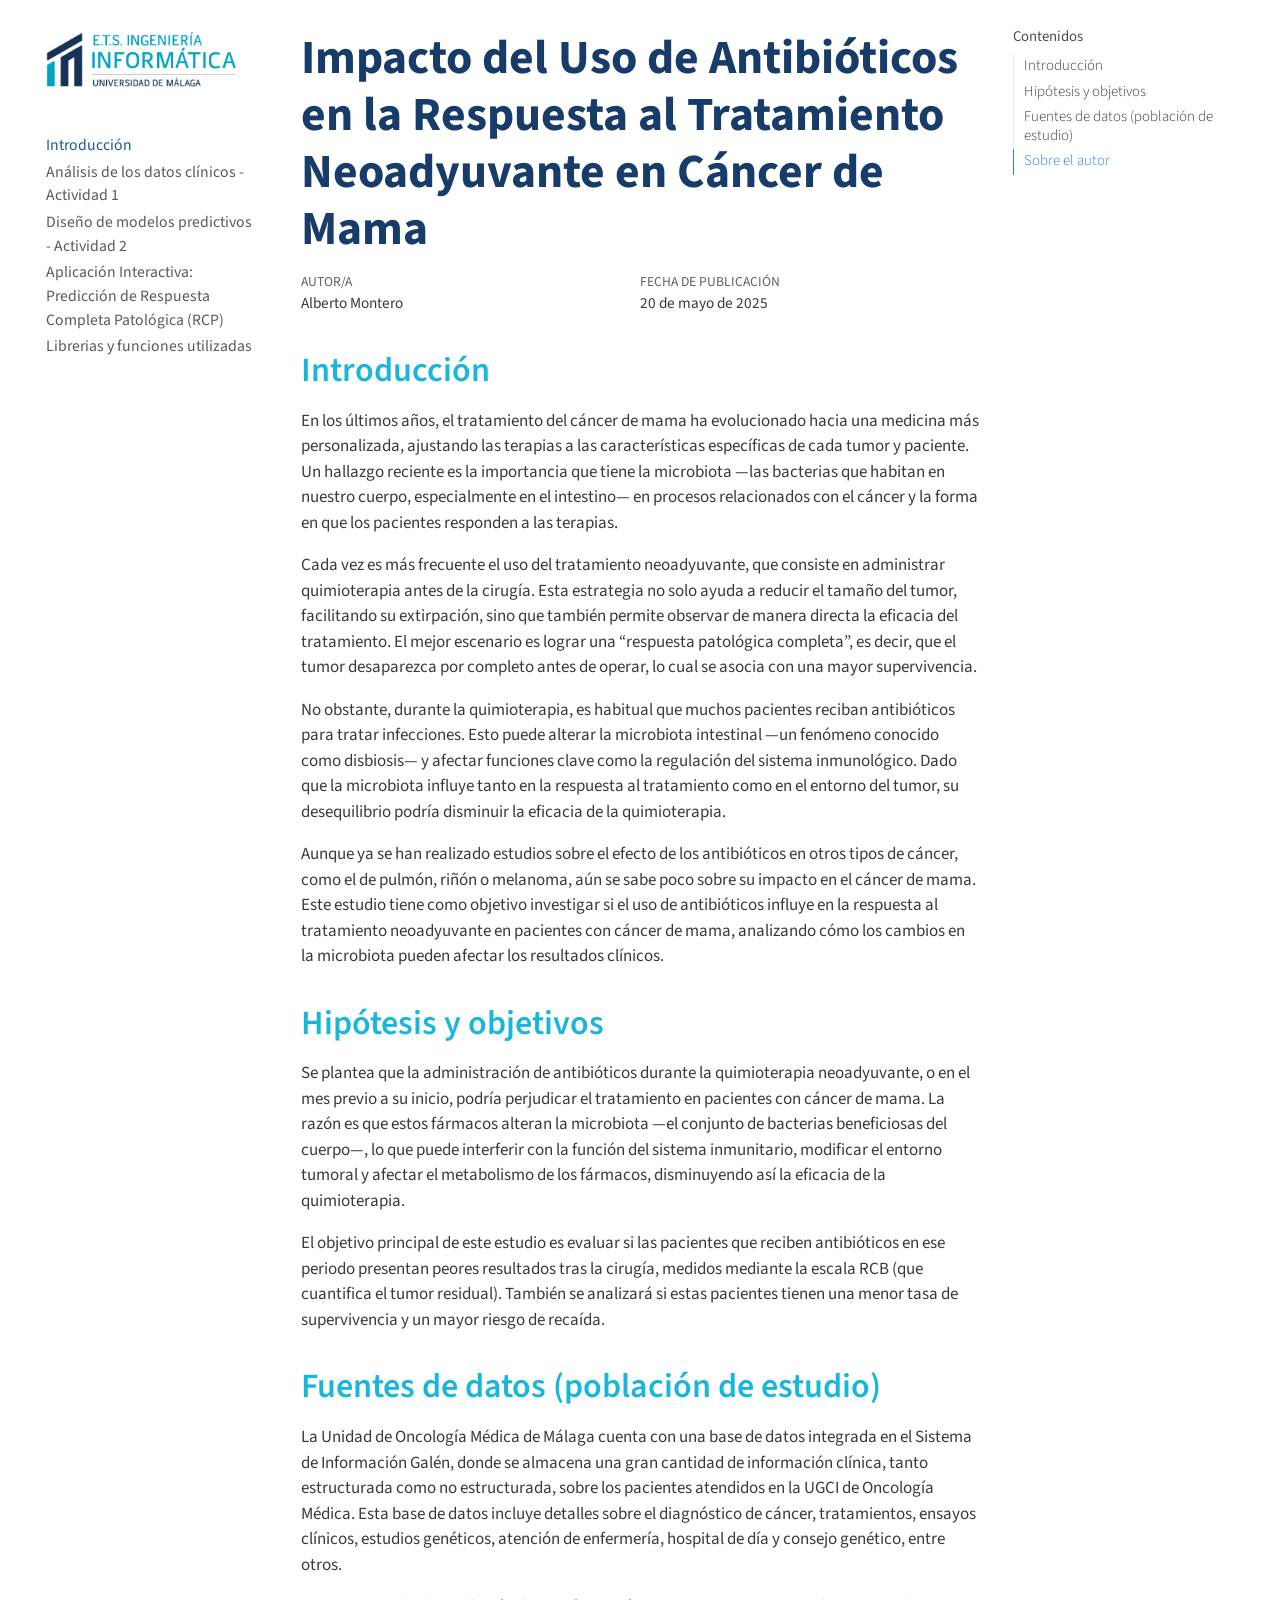
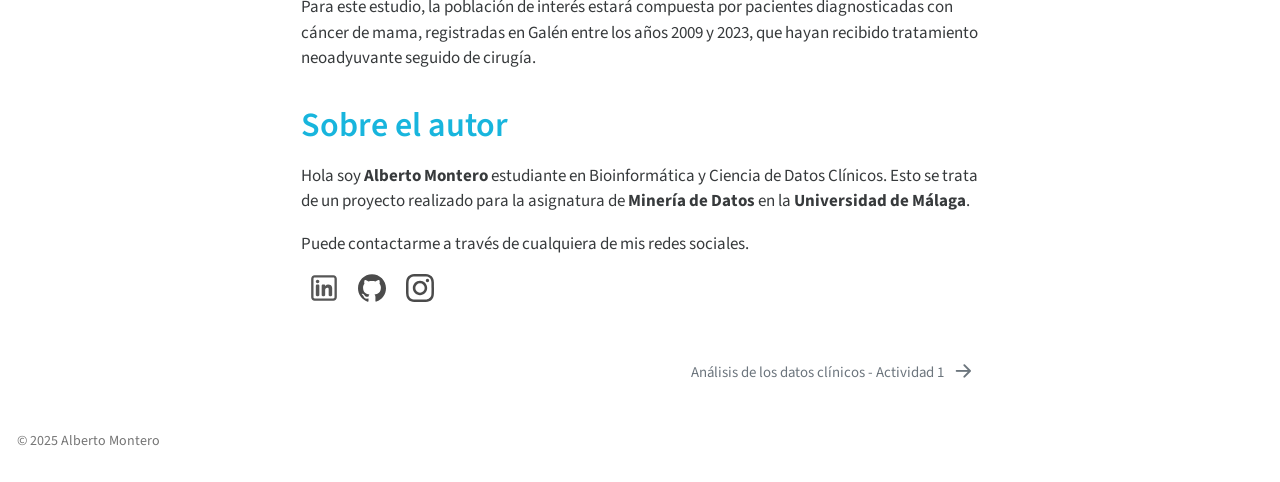
<file: _book/index.html>
<!DOCTYPE html>
<html xmlns="http://www.w3.org/1999/xhtml" lang="es" xml:lang="es"><head>

<meta charset="utf-8">
<meta name="generator" content="quarto-1.3.450">

<meta name="viewport" content="width=device-width, initial-scale=1.0, user-scalable=yes">

<meta name="author" content="Alberto Montero">

<title>Impacto del Uso de Antibióticos en la Respuesta al Tratamiento Neoadyuvante en Cáncer de Mama</title>
<style>
code{white-space: pre-wrap;}
span.smallcaps{font-variant: small-caps;}
div.columns{display: flex; gap: min(4vw, 1.5em);}
div.column{flex: auto; overflow-x: auto;}
div.hanging-indent{margin-left: 1.5em; text-indent: -1.5em;}
ul.task-list{list-style: none;}
ul.task-list li input[type="checkbox"] {
  width: 0.8em;
  margin: 0 0.8em 0.2em -1em; /* quarto-specific, see https://github.com/quarto-dev/quarto-cli/issues/4556 */ 
  vertical-align: middle;
}
</style>


<script src="site_libs/quarto-nav/quarto-nav.js"></script>
<script src="site_libs/quarto-nav/headroom.min.js"></script>
<script src="site_libs/clipboard/clipboard.min.js"></script>
<script src="site_libs/quarto-search/autocomplete.umd.js"></script>
<script src="site_libs/quarto-search/fuse.min.js"></script>
<script src="site_libs/quarto-search/quarto-search.js"></script>
<meta name="quarto:offset" content="./">
<link href="./Act1.html" rel="next">
<link href="./umalogo.png" rel="icon" type="image/png">
<script src="site_libs/quarto-html/quarto.js"></script>
<script src="site_libs/quarto-html/popper.min.js"></script>
<script src="site_libs/quarto-html/tippy.umd.min.js"></script>
<script src="site_libs/quarto-html/anchor.min.js"></script>
<link href="site_libs/quarto-html/tippy.css" rel="stylesheet">
<link href="site_libs/quarto-html/quarto-syntax-highlighting.css" rel="stylesheet" id="quarto-text-highlighting-styles">
<script src="site_libs/bootstrap/bootstrap.min.js"></script>
<link href="site_libs/bootstrap/bootstrap-icons.css" rel="stylesheet">
<link href="site_libs/bootstrap/bootstrap.min.css" rel="stylesheet" id="quarto-bootstrap" data-mode="light">
<script id="quarto-search-options" type="application/json">{
  "location": "sidebar",
  "copy-button": false,
  "collapse-after": 3,
  "panel-placement": "start",
  "type": "textbox",
  "limit": 20,
  "language": {
    "search-no-results-text": "Sin resultados",
    "search-matching-documents-text": "documentos encontrados",
    "search-copy-link-title": "Copiar el enlace en la búsqueda",
    "search-hide-matches-text": "Ocultar resultados adicionales",
    "search-more-match-text": "resultado adicional en este documento",
    "search-more-matches-text": "resultados adicionales en este documento",
    "search-clear-button-title": "Borrar",
    "search-detached-cancel-button-title": "Cancelar",
    "search-submit-button-title": "Enviar",
    "search-label": "Buscar"
  }
}</script>
<style>html{ scroll-behavior: smooth; }</style>


<link rel="stylesheet" href="custom.css">
</head>

<body class="nav-sidebar floating">

<div id="quarto-search-results"></div>
  <header id="quarto-header" class="headroom fixed-top">
  <nav class="quarto-secondary-nav">
    <div class="container-fluid d-flex">
      <button type="button" class="quarto-btn-toggle btn" data-bs-toggle="collapse" data-bs-target="#quarto-sidebar,#quarto-sidebar-glass" aria-controls="quarto-sidebar" aria-expanded="false" aria-label="Alternar barra lateral" onclick="if (window.quartoToggleHeadroom) { window.quartoToggleHeadroom(); }">
        <i class="bi bi-layout-text-sidebar-reverse"></i>
      </button>
      <nav class="quarto-page-breadcrumbs" aria-label="breadcrumb"><ol class="breadcrumb"><li class="breadcrumb-item"><a href="./index.html"><span class="chapter-title">Introducción</span></a></li></ol></nav>
      <a class="flex-grow-1" role="button" data-bs-toggle="collapse" data-bs-target="#quarto-sidebar,#quarto-sidebar-glass" aria-controls="quarto-sidebar" aria-expanded="false" aria-label="Alternar barra lateral" onclick="if (window.quartoToggleHeadroom) { window.quartoToggleHeadroom(); }">      
      </a>
      <button type="button" class="btn quarto-search-button" aria-label="" onclick="window.quartoOpenSearch();">
        <i class="bi bi-search"></i>
      </button>
    </div>
  </nav>
</header>
<!-- content -->
<div id="quarto-content" class="quarto-container page-columns page-rows-contents page-layout-article">
<!-- sidebar -->
  <nav id="quarto-sidebar" class="sidebar collapse collapse-horizontal sidebar-navigation floating overflow-auto">
    <div class="pt-lg-2 mt-2 text-left sidebar-header sidebar-header-stacked">
      <a href="./index.html" class="sidebar-logo-link">
      <img src="./COLOR_TRANSPARENTE_INFORMATICA.png" alt="" class="sidebar-logo py-0 d-lg-inline d-none">
      </a>
    <div class="sidebar-title mb-0 py-0">
      <a href="./">Impacto del Uso de Antibióticos en la Respuesta al Tratamiento Neoadyuvante en Cáncer de Mama</a> 
    </div>
      </div>
        <div class="mt-2 flex-shrink-0 align-items-center">
        <div class="sidebar-search">
        <div id="quarto-search" class="" title="Buscar"></div>
        </div>
        </div>
    <div class="sidebar-menu-container"> 
    <ul class="list-unstyled mt-1">
        <li class="sidebar-item">
  <div class="sidebar-item-container"> 
  <a href="./index.html" class="sidebar-item-text sidebar-link active"><span class="chapter-title">Introducción</span></a>
  </div>
</li>
        <li class="sidebar-item">
  <div class="sidebar-item-container"> 
  <a href="./Act1.html" class="sidebar-item-text sidebar-link"><span class="chapter-title">Análisis de los datos clínicos - Actividad 1</span></a>
  </div>
</li>
        <li class="sidebar-item">
  <div class="sidebar-item-container"> 
  <a href="./Act2.html" class="sidebar-item-text sidebar-link"><span class="chapter-title">Diseño de modelos predictivos - Actividad 2</span></a>
  </div>
</li>
        <li class="sidebar-item">
  <div class="sidebar-item-container"> 
  <a href="./Act3.html" class="sidebar-item-text sidebar-link"><span class="chapter-title">Aplicación Interactiva: Predicción de Respuesta Completa Patológica (RCP)</span></a>
  </div>
</li>
        <li class="sidebar-item">
  <div class="sidebar-item-container"> 
  <a href="./LibFunc.html" class="sidebar-item-text sidebar-link"><span class="chapter-title">Librerias y funciones utilizadas</span></a>
  </div>
</li>
    </ul>
    </div>
</nav>
<div id="quarto-sidebar-glass" data-bs-toggle="collapse" data-bs-target="#quarto-sidebar,#quarto-sidebar-glass"></div>
<!-- margin-sidebar -->
    <div id="quarto-margin-sidebar" class="sidebar margin-sidebar">
        <nav id="TOC" role="doc-toc" class="toc-active">
    <h2 id="toc-title">Contenidos</h2>
   
  <ul>
  <li><a href="#introducción" id="toc-introducción" class="nav-link active" data-scroll-target="#introducción">Introducción</a></li>
  <li><a href="#hipótesis-y-objetivos" id="toc-hipótesis-y-objetivos" class="nav-link" data-scroll-target="#hipótesis-y-objetivos">Hipótesis y objetivos</a></li>
  <li><a href="#fuentes-de-datos-población-de-estudio" id="toc-fuentes-de-datos-población-de-estudio" class="nav-link" data-scroll-target="#fuentes-de-datos-población-de-estudio">Fuentes de datos (población de estudio)</a></li>
  <li><a href="#sobre-el-autor" id="toc-sobre-el-autor" class="nav-link" data-scroll-target="#sobre-el-autor">Sobre el autor</a></li>
  </ul>
</nav>
    </div>
<!-- main -->
<main class="content" id="quarto-document-content">

<header id="title-block-header" class="quarto-title-block default">
<div class="quarto-title">
<h1 class="title">Impacto del Uso de Antibióticos en la Respuesta al Tratamiento Neoadyuvante en Cáncer de Mama</h1>
</div>



<div class="quarto-title-meta">

    <div>
    <div class="quarto-title-meta-heading">Autor/a</div>
    <div class="quarto-title-meta-contents">
             <p>Alberto Montero </p>
          </div>
  </div>
    
    <div>
    <div class="quarto-title-meta-heading">Fecha de publicación</div>
    <div class="quarto-title-meta-contents">
      <p class="date">20 de mayo de 2025</p>
    </div>
  </div>
  
    
  </div>
  

</header>

<section id="introducción" class="level1">
<h1>Introducción</h1>
<p>En los últimos años, el tratamiento del cáncer de mama ha evolucionado hacia una medicina más personalizada, ajustando las terapias a las características específicas de cada tumor y paciente. Un hallazgo reciente es la importancia que tiene la microbiota —las bacterias que habitan en nuestro cuerpo, especialmente en el intestino— en procesos relacionados con el cáncer y la forma en que los pacientes responden a las terapias.</p>
<p>Cada vez es más frecuente el uso del tratamiento neoadyuvante, que consiste en administrar quimioterapia antes de la cirugía. Esta estrategia no solo ayuda a reducir el tamaño del tumor, facilitando su extirpación, sino que también permite observar de manera directa la eficacia del tratamiento. El mejor escenario es lograr una “respuesta patológica completa”, es decir, que el tumor desaparezca por completo antes de operar, lo cual se asocia con una mayor supervivencia.</p>
<p>No obstante, durante la quimioterapia, es habitual que muchos pacientes reciban antibióticos para tratar infecciones. Esto puede alterar la microbiota intestinal —un fenómeno conocido como disbiosis— y afectar funciones clave como la regulación del sistema inmunológico. Dado que la microbiota influye tanto en la respuesta al tratamiento como en el entorno del tumor, su desequilibrio podría disminuir la eficacia de la quimioterapia.</p>
<p>Aunque ya se han realizado estudios sobre el efecto de los antibióticos en otros tipos de cáncer, como el de pulmón, riñón o melanoma, aún se sabe poco sobre su impacto en el cáncer de mama. Este estudio tiene como objetivo investigar si el uso de antibióticos influye en la respuesta al tratamiento neoadyuvante en pacientes con cáncer de mama, analizando cómo los cambios en la microbiota pueden afectar los resultados clínicos.</p>
</section>
<section id="hipótesis-y-objetivos" class="level1">
<h1>Hipótesis y objetivos</h1>
<p>Se plantea que la administración de antibióticos durante la quimioterapia neoadyuvante, o en el mes previo a su inicio, podría perjudicar el tratamiento en pacientes con cáncer de mama. La razón es que estos fármacos alteran la microbiota —el conjunto de bacterias beneficiosas del cuerpo—, lo que puede interferir con la función del sistema inmunitario, modificar el entorno tumoral y afectar el metabolismo de los fármacos, disminuyendo así la eficacia de la quimioterapia.</p>
<p>El objetivo principal de este estudio es evaluar si las pacientes que reciben antibióticos en ese periodo presentan peores resultados tras la cirugía, medidos mediante la escala RCB (que cuantifica el tumor residual). También se analizará si estas pacientes tienen una menor tasa de supervivencia y un mayor riesgo de recaída.</p>
</section>
<section id="fuentes-de-datos-población-de-estudio" class="level1">
<h1>Fuentes de datos (población de estudio)</h1>
<p>La Unidad de Oncología Médica de Málaga cuenta con una base de datos integrada en el Sistema de Información Galén, donde se almacena una gran cantidad de información clínica, tanto estructurada como no estructurada, sobre los pacientes atendidos en la UGCI de Oncología Médica. Esta base de datos incluye detalles sobre el diagnóstico de cáncer, tratamientos, ensayos clínicos, estudios genéticos, atención de enfermería, hospital de día y consejo genético, entre otros.</p>
<p>Para este estudio, la población de interés estará compuesta por pacientes diagnosticadas con cáncer de mama, registradas en Galén entre los años 2009 y 2023, que hayan recibido tratamiento neoadyuvante seguido de cirugía.</p>
</section>
<section id="sobre-el-autor" class="level1">
<h1>Sobre el autor</h1>
<div>
<p>
Hola soy <strong>Alberto Montero</strong> estudiante en Bioinformática y Ciencia de Datos Clínicos. Esto se trata de un proyecto realizado para la asignatura de <strong>Minería de Datos</strong> en la <strong>Universidad de Málaga</strong>.
</p>
<p>
Puede contactarme a través de cualquiera de mis redes sociales.
</p>
<div class="social-icons">
<p><a href="https://www.linkedin.com/in/alberto-montero-solera-29a0a32a2"> <img src="img/linkedin.svg" alt="LinkedIn"> </a> <a href="https://github.com/monteero13"> <img src="img/github.svg" alt="GitHub"> </a> <a href="https://www.instagram.com/albeertomontero_"> <img src="img/instagram.svg" alt="Instagram"> </a></p>
</div>
</div>
<button id="boton-arriba" title="Volver arriba" onclick="window.scrollTo({top: 0, behavior: 'smooth'});">
<p>↑</p>
</button>
<script>
  const botonArriba = document.getElementById("boton-arriba");
  window.addEventListener("scroll", function() {
    if (document.body.scrollTop > 100 || document.documentElement.scrollTop > 100) {
      botonArriba.style.display = "block";
    } else {
      botonArriba.style.display = "none";
    }
  });
</script>


</section>

</main> <!-- /main -->
<script id="quarto-html-after-body" type="application/javascript">
window.document.addEventListener("DOMContentLoaded", function (event) {
  const toggleBodyColorMode = (bsSheetEl) => {
    const mode = bsSheetEl.getAttribute("data-mode");
    const bodyEl = window.document.querySelector("body");
    if (mode === "dark") {
      bodyEl.classList.add("quarto-dark");
      bodyEl.classList.remove("quarto-light");
    } else {
      bodyEl.classList.add("quarto-light");
      bodyEl.classList.remove("quarto-dark");
    }
  }
  const toggleBodyColorPrimary = () => {
    const bsSheetEl = window.document.querySelector("link#quarto-bootstrap");
    if (bsSheetEl) {
      toggleBodyColorMode(bsSheetEl);
    }
  }
  toggleBodyColorPrimary();  
  const icon = "";
  const anchorJS = new window.AnchorJS();
  anchorJS.options = {
    placement: 'right',
    icon: icon
  };
  anchorJS.add('.anchored');
  const isCodeAnnotation = (el) => {
    for (const clz of el.classList) {
      if (clz.startsWith('code-annotation-')) {                     
        return true;
      }
    }
    return false;
  }
  const clipboard = new window.ClipboardJS('.code-copy-button', {
    text: function(trigger) {
      const codeEl = trigger.previousElementSibling.cloneNode(true);
      for (const childEl of codeEl.children) {
        if (isCodeAnnotation(childEl)) {
          childEl.remove();
        }
      }
      return codeEl.innerText;
    }
  });
  clipboard.on('success', function(e) {
    // button target
    const button = e.trigger;
    // don't keep focus
    button.blur();
    // flash "checked"
    button.classList.add('code-copy-button-checked');
    var currentTitle = button.getAttribute("title");
    button.setAttribute("title", "Copiado");
    let tooltip;
    if (window.bootstrap) {
      button.setAttribute("data-bs-toggle", "tooltip");
      button.setAttribute("data-bs-placement", "left");
      button.setAttribute("data-bs-title", "Copiado");
      tooltip = new bootstrap.Tooltip(button, 
        { trigger: "manual", 
          customClass: "code-copy-button-tooltip",
          offset: [0, -8]});
      tooltip.show();    
    }
    setTimeout(function() {
      if (tooltip) {
        tooltip.hide();
        button.removeAttribute("data-bs-title");
        button.removeAttribute("data-bs-toggle");
        button.removeAttribute("data-bs-placement");
      }
      button.setAttribute("title", currentTitle);
      button.classList.remove('code-copy-button-checked');
    }, 1000);
    // clear code selection
    e.clearSelection();
  });
  function tippyHover(el, contentFn) {
    const config = {
      allowHTML: true,
      content: contentFn,
      maxWidth: 500,
      delay: 100,
      arrow: false,
      appendTo: function(el) {
          return el.parentElement;
      },
      interactive: true,
      interactiveBorder: 10,
      theme: 'quarto',
      placement: 'bottom-start'
    };
    window.tippy(el, config); 
  }
  const noterefs = window.document.querySelectorAll('a[role="doc-noteref"]');
  for (var i=0; i<noterefs.length; i++) {
    const ref = noterefs[i];
    tippyHover(ref, function() {
      // use id or data attribute instead here
      let href = ref.getAttribute('data-footnote-href') || ref.getAttribute('href');
      try { href = new URL(href).hash; } catch {}
      const id = href.replace(/^#\/?/, "");
      const note = window.document.getElementById(id);
      return note.innerHTML;
    });
  }
      let selectedAnnoteEl;
      const selectorForAnnotation = ( cell, annotation) => {
        let cellAttr = 'data-code-cell="' + cell + '"';
        let lineAttr = 'data-code-annotation="' +  annotation + '"';
        const selector = 'span[' + cellAttr + '][' + lineAttr + ']';
        return selector;
      }
      const selectCodeLines = (annoteEl) => {
        const doc = window.document;
        const targetCell = annoteEl.getAttribute("data-target-cell");
        const targetAnnotation = annoteEl.getAttribute("data-target-annotation");
        const annoteSpan = window.document.querySelector(selectorForAnnotation(targetCell, targetAnnotation));
        const lines = annoteSpan.getAttribute("data-code-lines").split(",");
        const lineIds = lines.map((line) => {
          return targetCell + "-" + line;
        })
        let top = null;
        let height = null;
        let parent = null;
        if (lineIds.length > 0) {
            //compute the position of the single el (top and bottom and make a div)
            const el = window.document.getElementById(lineIds[0]);
            top = el.offsetTop;
            height = el.offsetHeight;
            parent = el.parentElement.parentElement;
          if (lineIds.length > 1) {
            const lastEl = window.document.getElementById(lineIds[lineIds.length - 1]);
            const bottom = lastEl.offsetTop + lastEl.offsetHeight;
            height = bottom - top;
          }
          if (top !== null && height !== null && parent !== null) {
            // cook up a div (if necessary) and position it 
            let div = window.document.getElementById("code-annotation-line-highlight");
            if (div === null) {
              div = window.document.createElement("div");
              div.setAttribute("id", "code-annotation-line-highlight");
              div.style.position = 'absolute';
              parent.appendChild(div);
            }
            div.style.top = top - 2 + "px";
            div.style.height = height + 4 + "px";
            let gutterDiv = window.document.getElementById("code-annotation-line-highlight-gutter");
            if (gutterDiv === null) {
              gutterDiv = window.document.createElement("div");
              gutterDiv.setAttribute("id", "code-annotation-line-highlight-gutter");
              gutterDiv.style.position = 'absolute';
              const codeCell = window.document.getElementById(targetCell);
              const gutter = codeCell.querySelector('.code-annotation-gutter');
              gutter.appendChild(gutterDiv);
            }
            gutterDiv.style.top = top - 2 + "px";
            gutterDiv.style.height = height + 4 + "px";
          }
          selectedAnnoteEl = annoteEl;
        }
      };
      const unselectCodeLines = () => {
        const elementsIds = ["code-annotation-line-highlight", "code-annotation-line-highlight-gutter"];
        elementsIds.forEach((elId) => {
          const div = window.document.getElementById(elId);
          if (div) {
            div.remove();
          }
        });
        selectedAnnoteEl = undefined;
      };
      // Attach click handler to the DT
      const annoteDls = window.document.querySelectorAll('dt[data-target-cell]');
      for (const annoteDlNode of annoteDls) {
        annoteDlNode.addEventListener('click', (event) => {
          const clickedEl = event.target;
          if (clickedEl !== selectedAnnoteEl) {
            unselectCodeLines();
            const activeEl = window.document.querySelector('dt[data-target-cell].code-annotation-active');
            if (activeEl) {
              activeEl.classList.remove('code-annotation-active');
            }
            selectCodeLines(clickedEl);
            clickedEl.classList.add('code-annotation-active');
          } else {
            // Unselect the line
            unselectCodeLines();
            clickedEl.classList.remove('code-annotation-active');
          }
        });
      }
  const findCites = (el) => {
    const parentEl = el.parentElement;
    if (parentEl) {
      const cites = parentEl.dataset.cites;
      if (cites) {
        return {
          el,
          cites: cites.split(' ')
        };
      } else {
        return findCites(el.parentElement)
      }
    } else {
      return undefined;
    }
  };
  var bibliorefs = window.document.querySelectorAll('a[role="doc-biblioref"]');
  for (var i=0; i<bibliorefs.length; i++) {
    const ref = bibliorefs[i];
    const citeInfo = findCites(ref);
    if (citeInfo) {
      tippyHover(citeInfo.el, function() {
        var popup = window.document.createElement('div');
        citeInfo.cites.forEach(function(cite) {
          var citeDiv = window.document.createElement('div');
          citeDiv.classList.add('hanging-indent');
          citeDiv.classList.add('csl-entry');
          var biblioDiv = window.document.getElementById('ref-' + cite);
          if (biblioDiv) {
            citeDiv.innerHTML = biblioDiv.innerHTML;
          }
          popup.appendChild(citeDiv);
        });
        return popup.innerHTML;
      });
    }
  }
    var localhostRegex = new RegExp(/^(?:http|https):\/\/localhost\:?[0-9]*\//);
      var filterRegex = new RegExp('/' + window.location.host + '/');
    var isInternal = (href) => {
        return filterRegex.test(href) || localhostRegex.test(href);
    }
    // Inspect non-navigation links and adorn them if external
 	var links = window.document.querySelectorAll('a[href]:not(.nav-link):not(.navbar-brand):not(.toc-action):not(.sidebar-link):not(.sidebar-item-toggle):not(.pagination-link):not(.no-external):not([aria-hidden]):not(.dropdown-item)');
    for (var i=0; i<links.length; i++) {
      const link = links[i];
      if (!isInternal(link.href)) {
          // target, if specified
          link.setAttribute("target", "_blank");
          // default icon
          link.classList.add("external");
      }
    }
});
</script>
<nav class="page-navigation">
  <div class="nav-page nav-page-previous">
  </div>
  <div class="nav-page nav-page-next">
      <a href="./Act1.html" class="pagination-link">
        <span class="nav-page-text"><span class="chapter-title">Análisis de los datos clínicos - Actividad 1</span></span> <i class="bi bi-arrow-right-short"></i>
      </a>
  </div>
</nav>
</div> <!-- /content -->
<footer class="footer">
  <div class="nav-footer">
    <div class="nav-footer-left">© 2025 Alberto Montero</div>   
    <div class="nav-footer-center">
      &nbsp;
    </div>
    <div class="nav-footer-right">
      &nbsp;
    </div>
  </div>
</footer>



<script src="site_libs/quarto-html/zenscroll-min.js"></script>
</body></html>
</file>
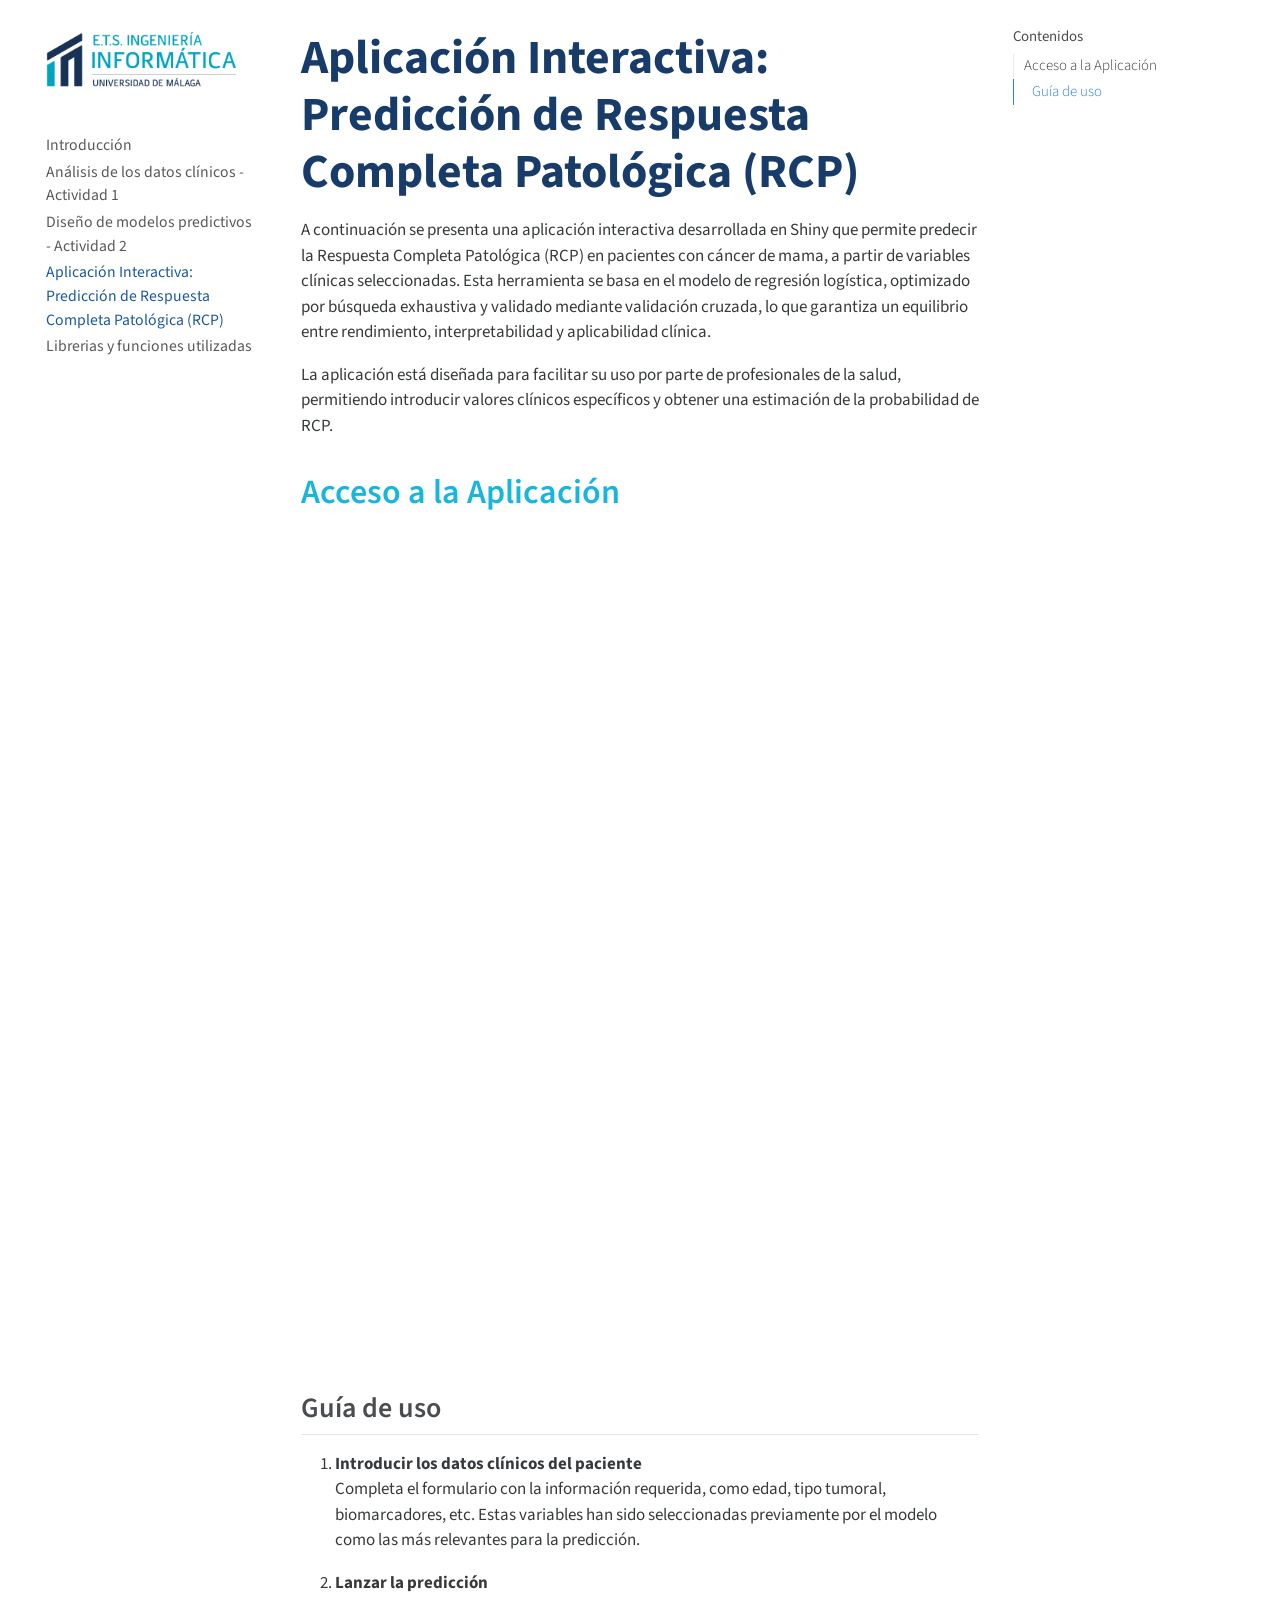
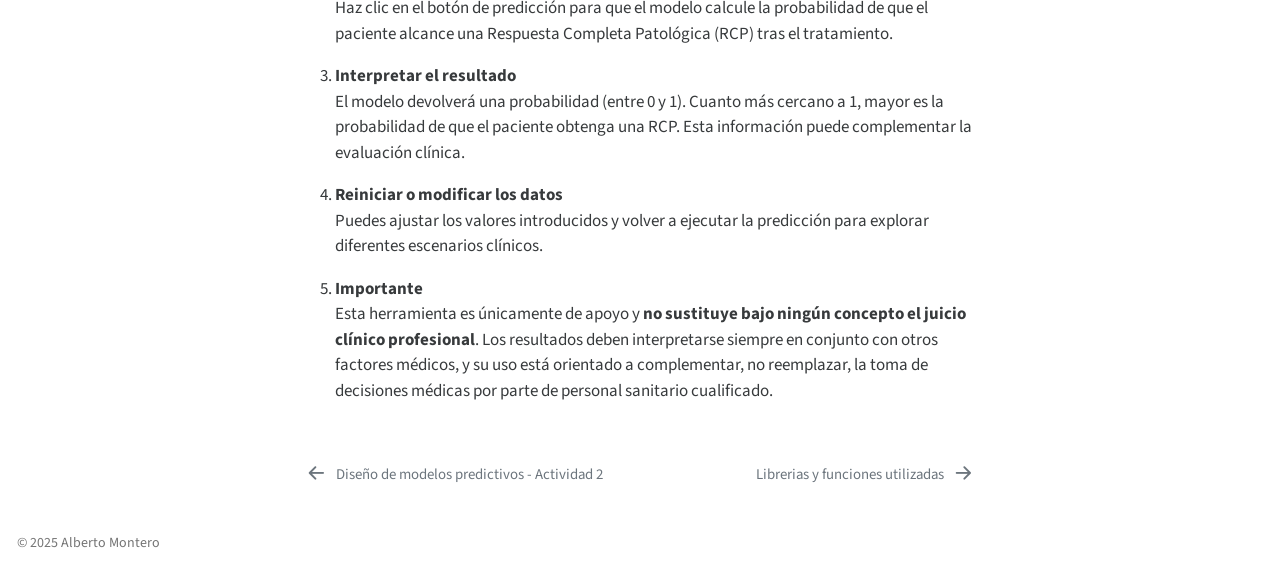
<file: _book/Act3.html>
<!DOCTYPE html>
<html xmlns="http://www.w3.org/1999/xhtml" lang="es" xml:lang="es"><head>

<meta charset="utf-8">
<meta name="generator" content="quarto-1.3.450">

<meta name="viewport" content="width=device-width, initial-scale=1.0, user-scalable=yes">


<title>Impacto del Uso de Antibióticos en la Respuesta al Tratamiento Neoadyuvante en Cáncer de Mama - Aplicación Interactiva: Predicción de Respuesta Completa Patológica (RCP)</title>
<style>
code{white-space: pre-wrap;}
span.smallcaps{font-variant: small-caps;}
div.columns{display: flex; gap: min(4vw, 1.5em);}
div.column{flex: auto; overflow-x: auto;}
div.hanging-indent{margin-left: 1.5em; text-indent: -1.5em;}
ul.task-list{list-style: none;}
ul.task-list li input[type="checkbox"] {
  width: 0.8em;
  margin: 0 0.8em 0.2em -1em; /* quarto-specific, see https://github.com/quarto-dev/quarto-cli/issues/4556 */ 
  vertical-align: middle;
}
</style>


<script src="site_libs/quarto-nav/quarto-nav.js"></script>
<script src="site_libs/quarto-nav/headroom.min.js"></script>
<script src="site_libs/clipboard/clipboard.min.js"></script>
<script src="site_libs/quarto-search/autocomplete.umd.js"></script>
<script src="site_libs/quarto-search/fuse.min.js"></script>
<script src="site_libs/quarto-search/quarto-search.js"></script>
<meta name="quarto:offset" content="./">
<link href="./LibFunc.html" rel="next">
<link href="./Act2.html" rel="prev">
<link href="./umalogo.png" rel="icon" type="image/png">
<script src="site_libs/quarto-html/quarto.js"></script>
<script src="site_libs/quarto-html/popper.min.js"></script>
<script src="site_libs/quarto-html/tippy.umd.min.js"></script>
<script src="site_libs/quarto-html/anchor.min.js"></script>
<link href="site_libs/quarto-html/tippy.css" rel="stylesheet">
<link href="site_libs/quarto-html/quarto-syntax-highlighting.css" rel="stylesheet" id="quarto-text-highlighting-styles">
<script src="site_libs/bootstrap/bootstrap.min.js"></script>
<link href="site_libs/bootstrap/bootstrap-icons.css" rel="stylesheet">
<link href="site_libs/bootstrap/bootstrap.min.css" rel="stylesheet" id="quarto-bootstrap" data-mode="light">
<script id="quarto-search-options" type="application/json">{
  "location": "sidebar",
  "copy-button": false,
  "collapse-after": 3,
  "panel-placement": "start",
  "type": "textbox",
  "limit": 20,
  "language": {
    "search-no-results-text": "Sin resultados",
    "search-matching-documents-text": "documentos encontrados",
    "search-copy-link-title": "Copiar el enlace en la búsqueda",
    "search-hide-matches-text": "Ocultar resultados adicionales",
    "search-more-match-text": "resultado adicional en este documento",
    "search-more-matches-text": "resultados adicionales en este documento",
    "search-clear-button-title": "Borrar",
    "search-detached-cancel-button-title": "Cancelar",
    "search-submit-button-title": "Enviar",
    "search-label": "Buscar"
  }
}</script>
<style>html{ scroll-behavior: smooth; }</style>


<link rel="stylesheet" href="custom.css">
</head>

<body class="nav-sidebar floating">

<div id="quarto-search-results"></div>
  <header id="quarto-header" class="headroom fixed-top">
  <nav class="quarto-secondary-nav">
    <div class="container-fluid d-flex">
      <button type="button" class="quarto-btn-toggle btn" data-bs-toggle="collapse" data-bs-target="#quarto-sidebar,#quarto-sidebar-glass" aria-controls="quarto-sidebar" aria-expanded="false" aria-label="Alternar barra lateral" onclick="if (window.quartoToggleHeadroom) { window.quartoToggleHeadroom(); }">
        <i class="bi bi-layout-text-sidebar-reverse"></i>
      </button>
      <nav class="quarto-page-breadcrumbs" aria-label="breadcrumb"><ol class="breadcrumb"><li class="breadcrumb-item"><a href="./Act3.html"><span class="chapter-title">Aplicación Interactiva: Predicción de Respuesta Completa Patológica (RCP)</span></a></li></ol></nav>
      <a class="flex-grow-1" role="button" data-bs-toggle="collapse" data-bs-target="#quarto-sidebar,#quarto-sidebar-glass" aria-controls="quarto-sidebar" aria-expanded="false" aria-label="Alternar barra lateral" onclick="if (window.quartoToggleHeadroom) { window.quartoToggleHeadroom(); }">      
      </a>
      <button type="button" class="btn quarto-search-button" aria-label="" onclick="window.quartoOpenSearch();">
        <i class="bi bi-search"></i>
      </button>
    </div>
  </nav>
</header>
<!-- content -->
<div id="quarto-content" class="quarto-container page-columns page-rows-contents page-layout-article">
<!-- sidebar -->
  <nav id="quarto-sidebar" class="sidebar collapse collapse-horizontal sidebar-navigation floating overflow-auto">
    <div class="pt-lg-2 mt-2 text-left sidebar-header sidebar-header-stacked">
      <a href="./index.html" class="sidebar-logo-link">
      <img src="./COLOR_TRANSPARENTE_INFORMATICA.png" alt="" class="sidebar-logo py-0 d-lg-inline d-none">
      </a>
    <div class="sidebar-title mb-0 py-0">
      <a href="./">Impacto del Uso de Antibióticos en la Respuesta al Tratamiento Neoadyuvante en Cáncer de Mama</a> 
    </div>
      </div>
        <div class="mt-2 flex-shrink-0 align-items-center">
        <div class="sidebar-search">
        <div id="quarto-search" class="" title="Buscar"></div>
        </div>
        </div>
    <div class="sidebar-menu-container"> 
    <ul class="list-unstyled mt-1">
        <li class="sidebar-item">
  <div class="sidebar-item-container"> 
  <a href="./index.html" class="sidebar-item-text sidebar-link"><span class="chapter-title">Introducción</span></a>
  </div>
</li>
        <li class="sidebar-item">
  <div class="sidebar-item-container"> 
  <a href="./Act1.html" class="sidebar-item-text sidebar-link"><span class="chapter-title">Análisis de los datos clínicos - Actividad 1</span></a>
  </div>
</li>
        <li class="sidebar-item">
  <div class="sidebar-item-container"> 
  <a href="./Act2.html" class="sidebar-item-text sidebar-link"><span class="chapter-title">Diseño de modelos predictivos - Actividad 2</span></a>
  </div>
</li>
        <li class="sidebar-item">
  <div class="sidebar-item-container"> 
  <a href="./Act3.html" class="sidebar-item-text sidebar-link active"><span class="chapter-title">Aplicación Interactiva: Predicción de Respuesta Completa Patológica (RCP)</span></a>
  </div>
</li>
        <li class="sidebar-item">
  <div class="sidebar-item-container"> 
  <a href="./LibFunc.html" class="sidebar-item-text sidebar-link"><span class="chapter-title">Librerias y funciones utilizadas</span></a>
  </div>
</li>
    </ul>
    </div>
</nav>
<div id="quarto-sidebar-glass" data-bs-toggle="collapse" data-bs-target="#quarto-sidebar,#quarto-sidebar-glass"></div>
<!-- margin-sidebar -->
    <div id="quarto-margin-sidebar" class="sidebar margin-sidebar">
        <nav id="TOC" role="doc-toc" class="toc-active">
    <h2 id="toc-title">Contenidos</h2>
   
  <ul>
  <li><a href="#acceso-a-la-aplicación" id="toc-acceso-a-la-aplicación" class="nav-link active" data-scroll-target="#acceso-a-la-aplicación">Acceso a la Aplicación</a>
  <ul class="collapse">
  <li><a href="#guía-de-uso" id="toc-guía-de-uso" class="nav-link" data-scroll-target="#guía-de-uso">Guía de uso</a></li>
  </ul></li>
  </ul>
</nav>
    </div>
<!-- main -->
<main class="content" id="quarto-document-content">

<header id="title-block-header" class="quarto-title-block default">
<div class="quarto-title">
<h1 class="title"><span class="chapter-title">Aplicación Interactiva: Predicción de Respuesta Completa Patológica (RCP)</span></h1>
</div>



<div class="quarto-title-meta">

    
  
    
  </div>
  

</header>

<p>A continuación se presenta una aplicación interactiva desarrollada en Shiny que permite predecir la Respuesta Completa Patológica (RCP) en pacientes con cáncer de mama, a partir de variables clínicas seleccionadas. Esta herramienta se basa en el modelo de regresión logística, optimizado por búsqueda exhaustiva y validado mediante validación cruzada, lo que garantiza un equilibrio entre rendimiento, interpretabilidad y aplicabilidad clínica.</p>
<p>La aplicación está diseñada para facilitar su uso por parte de profesionales de la salud, permitiendo introducir valores clínicos específicos y obtener una estimación de la probabilidad de RCP.</p>
<section id="acceso-a-la-aplicación" class="level1">
<h1>Acceso a la Aplicación</h1>
<iframe src="https://lfxuag-alberto-montero0solera.shinyapps.io/act2/" width="100%" height="800" style="border:none; overflow:hidden;" scrolling="no" frameborder="0">
</iframe>
<section id="guía-de-uso" class="level2">
<h2 class="anchored" data-anchor-id="guía-de-uso">Guía de uso</h2>
<ol type="1">
<li><p><strong>Introducir los datos clínicos del paciente</strong><br>
Completa el formulario con la información requerida, como edad, tipo tumoral, biomarcadores, etc. Estas variables han sido seleccionadas previamente por el modelo como las más relevantes para la predicción.</p></li>
<li><p><strong>Lanzar la predicción</strong><br>
Haz clic en el botón de predicción para que el modelo calcule la probabilidad de que el paciente alcance una Respuesta Completa Patológica (RCP) tras el tratamiento.</p></li>
<li><p><strong>Interpretar el resultado</strong><br>
El modelo devolverá una probabilidad (entre 0 y 1). Cuanto más cercano a 1, mayor es la probabilidad de que el paciente obtenga una RCP. Esta información puede complementar la evaluación clínica.</p></li>
<li><p><strong>Reiniciar o modificar los datos</strong><br>
Puedes ajustar los valores introducidos y volver a ejecutar la predicción para explorar diferentes escenarios clínicos.</p></li>
<li><p><strong>Importante</strong><br>
Esta herramienta es únicamente de apoyo y <strong>no sustituye bajo ningún concepto el juicio clínico profesional</strong>. Los resultados deben interpretarse siempre en conjunto con otros factores médicos, y su uso está orientado a complementar, no reemplazar, la toma de decisiones médicas por parte de personal sanitario cualificado.</p></li>
</ol>


</section>
</section>

</main> <!-- /main -->
<script id="quarto-html-after-body" type="application/javascript">
window.document.addEventListener("DOMContentLoaded", function (event) {
  const toggleBodyColorMode = (bsSheetEl) => {
    const mode = bsSheetEl.getAttribute("data-mode");
    const bodyEl = window.document.querySelector("body");
    if (mode === "dark") {
      bodyEl.classList.add("quarto-dark");
      bodyEl.classList.remove("quarto-light");
    } else {
      bodyEl.classList.add("quarto-light");
      bodyEl.classList.remove("quarto-dark");
    }
  }
  const toggleBodyColorPrimary = () => {
    const bsSheetEl = window.document.querySelector("link#quarto-bootstrap");
    if (bsSheetEl) {
      toggleBodyColorMode(bsSheetEl);
    }
  }
  toggleBodyColorPrimary();  
  const icon = "";
  const anchorJS = new window.AnchorJS();
  anchorJS.options = {
    placement: 'right',
    icon: icon
  };
  anchorJS.add('.anchored');
  const isCodeAnnotation = (el) => {
    for (const clz of el.classList) {
      if (clz.startsWith('code-annotation-')) {                     
        return true;
      }
    }
    return false;
  }
  const clipboard = new window.ClipboardJS('.code-copy-button', {
    text: function(trigger) {
      const codeEl = trigger.previousElementSibling.cloneNode(true);
      for (const childEl of codeEl.children) {
        if (isCodeAnnotation(childEl)) {
          childEl.remove();
        }
      }
      return codeEl.innerText;
    }
  });
  clipboard.on('success', function(e) {
    // button target
    const button = e.trigger;
    // don't keep focus
    button.blur();
    // flash "checked"
    button.classList.add('code-copy-button-checked');
    var currentTitle = button.getAttribute("title");
    button.setAttribute("title", "Copiado");
    let tooltip;
    if (window.bootstrap) {
      button.setAttribute("data-bs-toggle", "tooltip");
      button.setAttribute("data-bs-placement", "left");
      button.setAttribute("data-bs-title", "Copiado");
      tooltip = new bootstrap.Tooltip(button, 
        { trigger: "manual", 
          customClass: "code-copy-button-tooltip",
          offset: [0, -8]});
      tooltip.show();    
    }
    setTimeout(function() {
      if (tooltip) {
        tooltip.hide();
        button.removeAttribute("data-bs-title");
        button.removeAttribute("data-bs-toggle");
        button.removeAttribute("data-bs-placement");
      }
      button.setAttribute("title", currentTitle);
      button.classList.remove('code-copy-button-checked');
    }, 1000);
    // clear code selection
    e.clearSelection();
  });
  function tippyHover(el, contentFn) {
    const config = {
      allowHTML: true,
      content: contentFn,
      maxWidth: 500,
      delay: 100,
      arrow: false,
      appendTo: function(el) {
          return el.parentElement;
      },
      interactive: true,
      interactiveBorder: 10,
      theme: 'quarto',
      placement: 'bottom-start'
    };
    window.tippy(el, config); 
  }
  const noterefs = window.document.querySelectorAll('a[role="doc-noteref"]');
  for (var i=0; i<noterefs.length; i++) {
    const ref = noterefs[i];
    tippyHover(ref, function() {
      // use id or data attribute instead here
      let href = ref.getAttribute('data-footnote-href') || ref.getAttribute('href');
      try { href = new URL(href).hash; } catch {}
      const id = href.replace(/^#\/?/, "");
      const note = window.document.getElementById(id);
      return note.innerHTML;
    });
  }
      let selectedAnnoteEl;
      const selectorForAnnotation = ( cell, annotation) => {
        let cellAttr = 'data-code-cell="' + cell + '"';
        let lineAttr = 'data-code-annotation="' +  annotation + '"';
        const selector = 'span[' + cellAttr + '][' + lineAttr + ']';
        return selector;
      }
      const selectCodeLines = (annoteEl) => {
        const doc = window.document;
        const targetCell = annoteEl.getAttribute("data-target-cell");
        const targetAnnotation = annoteEl.getAttribute("data-target-annotation");
        const annoteSpan = window.document.querySelector(selectorForAnnotation(targetCell, targetAnnotation));
        const lines = annoteSpan.getAttribute("data-code-lines").split(",");
        const lineIds = lines.map((line) => {
          return targetCell + "-" + line;
        })
        let top = null;
        let height = null;
        let parent = null;
        if (lineIds.length > 0) {
            //compute the position of the single el (top and bottom and make a div)
            const el = window.document.getElementById(lineIds[0]);
            top = el.offsetTop;
            height = el.offsetHeight;
            parent = el.parentElement.parentElement;
          if (lineIds.length > 1) {
            const lastEl = window.document.getElementById(lineIds[lineIds.length - 1]);
            const bottom = lastEl.offsetTop + lastEl.offsetHeight;
            height = bottom - top;
          }
          if (top !== null && height !== null && parent !== null) {
            // cook up a div (if necessary) and position it 
            let div = window.document.getElementById("code-annotation-line-highlight");
            if (div === null) {
              div = window.document.createElement("div");
              div.setAttribute("id", "code-annotation-line-highlight");
              div.style.position = 'absolute';
              parent.appendChild(div);
            }
            div.style.top = top - 2 + "px";
            div.style.height = height + 4 + "px";
            let gutterDiv = window.document.getElementById("code-annotation-line-highlight-gutter");
            if (gutterDiv === null) {
              gutterDiv = window.document.createElement("div");
              gutterDiv.setAttribute("id", "code-annotation-line-highlight-gutter");
              gutterDiv.style.position = 'absolute';
              const codeCell = window.document.getElementById(targetCell);
              const gutter = codeCell.querySelector('.code-annotation-gutter');
              gutter.appendChild(gutterDiv);
            }
            gutterDiv.style.top = top - 2 + "px";
            gutterDiv.style.height = height + 4 + "px";
          }
          selectedAnnoteEl = annoteEl;
        }
      };
      const unselectCodeLines = () => {
        const elementsIds = ["code-annotation-line-highlight", "code-annotation-line-highlight-gutter"];
        elementsIds.forEach((elId) => {
          const div = window.document.getElementById(elId);
          if (div) {
            div.remove();
          }
        });
        selectedAnnoteEl = undefined;
      };
      // Attach click handler to the DT
      const annoteDls = window.document.querySelectorAll('dt[data-target-cell]');
      for (const annoteDlNode of annoteDls) {
        annoteDlNode.addEventListener('click', (event) => {
          const clickedEl = event.target;
          if (clickedEl !== selectedAnnoteEl) {
            unselectCodeLines();
            const activeEl = window.document.querySelector('dt[data-target-cell].code-annotation-active');
            if (activeEl) {
              activeEl.classList.remove('code-annotation-active');
            }
            selectCodeLines(clickedEl);
            clickedEl.classList.add('code-annotation-active');
          } else {
            // Unselect the line
            unselectCodeLines();
            clickedEl.classList.remove('code-annotation-active');
          }
        });
      }
  const findCites = (el) => {
    const parentEl = el.parentElement;
    if (parentEl) {
      const cites = parentEl.dataset.cites;
      if (cites) {
        return {
          el,
          cites: cites.split(' ')
        };
      } else {
        return findCites(el.parentElement)
      }
    } else {
      return undefined;
    }
  };
  var bibliorefs = window.document.querySelectorAll('a[role="doc-biblioref"]');
  for (var i=0; i<bibliorefs.length; i++) {
    const ref = bibliorefs[i];
    const citeInfo = findCites(ref);
    if (citeInfo) {
      tippyHover(citeInfo.el, function() {
        var popup = window.document.createElement('div');
        citeInfo.cites.forEach(function(cite) {
          var citeDiv = window.document.createElement('div');
          citeDiv.classList.add('hanging-indent');
          citeDiv.classList.add('csl-entry');
          var biblioDiv = window.document.getElementById('ref-' + cite);
          if (biblioDiv) {
            citeDiv.innerHTML = biblioDiv.innerHTML;
          }
          popup.appendChild(citeDiv);
        });
        return popup.innerHTML;
      });
    }
  }
    var localhostRegex = new RegExp(/^(?:http|https):\/\/localhost\:?[0-9]*\//);
      var filterRegex = new RegExp('/' + window.location.host + '/');
    var isInternal = (href) => {
        return filterRegex.test(href) || localhostRegex.test(href);
    }
    // Inspect non-navigation links and adorn them if external
 	var links = window.document.querySelectorAll('a[href]:not(.nav-link):not(.navbar-brand):not(.toc-action):not(.sidebar-link):not(.sidebar-item-toggle):not(.pagination-link):not(.no-external):not([aria-hidden]):not(.dropdown-item)');
    for (var i=0; i<links.length; i++) {
      const link = links[i];
      if (!isInternal(link.href)) {
          // target, if specified
          link.setAttribute("target", "_blank");
          // default icon
          link.classList.add("external");
      }
    }
});
</script>
<nav class="page-navigation">
  <div class="nav-page nav-page-previous">
      <a href="./Act2.html" class="pagination-link">
        <i class="bi bi-arrow-left-short"></i> <span class="nav-page-text"><span class="chapter-title">Diseño de modelos predictivos - Actividad 2</span></span>
      </a>          
  </div>
  <div class="nav-page nav-page-next">
      <a href="./LibFunc.html" class="pagination-link">
        <span class="nav-page-text"><span class="chapter-title">Librerias y funciones utilizadas</span></span> <i class="bi bi-arrow-right-short"></i>
      </a>
  </div>
</nav>
</div> <!-- /content -->
<footer class="footer">
  <div class="nav-footer">
    <div class="nav-footer-left">© 2025 Alberto Montero</div>   
    <div class="nav-footer-center">
      &nbsp;
    </div>
    <div class="nav-footer-right">
      &nbsp;
    </div>
  </div>
</footer>



<script src="site_libs/quarto-html/zenscroll-min.js"></script>
</body></html>
</file>
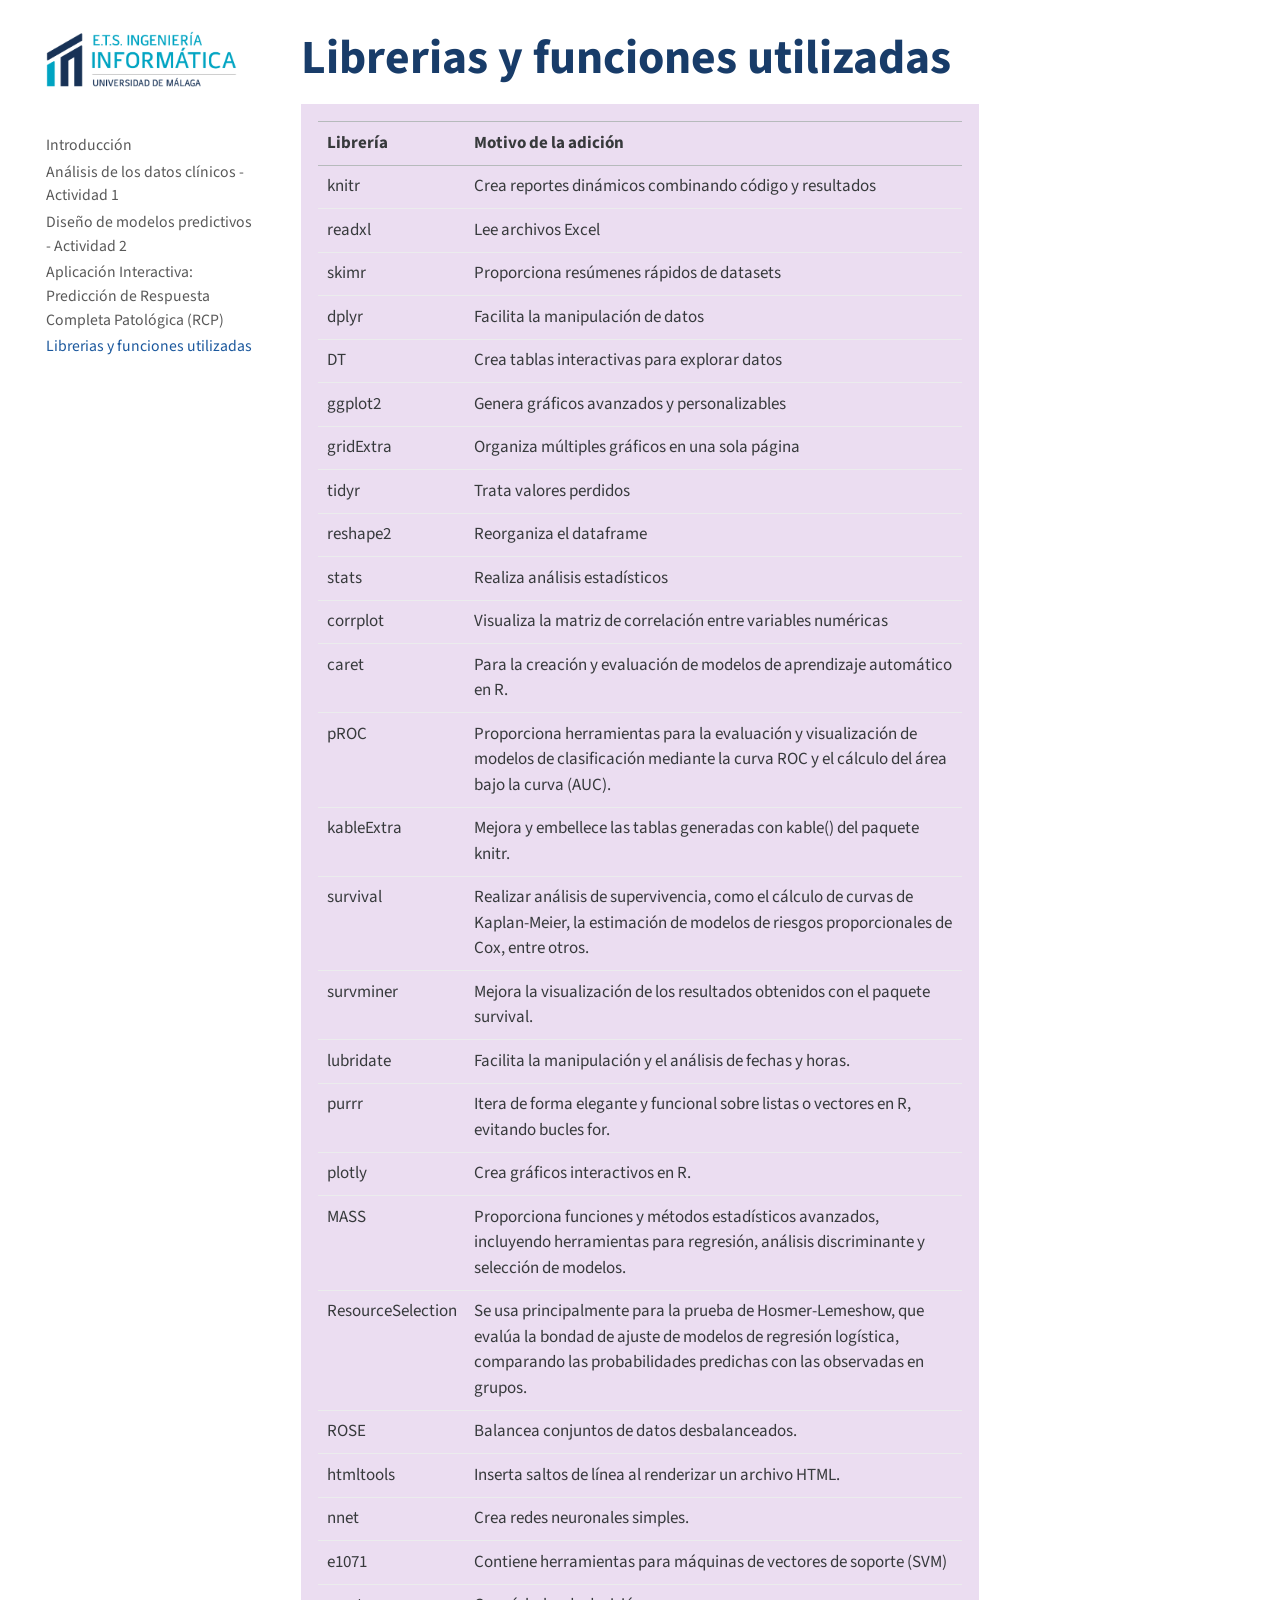
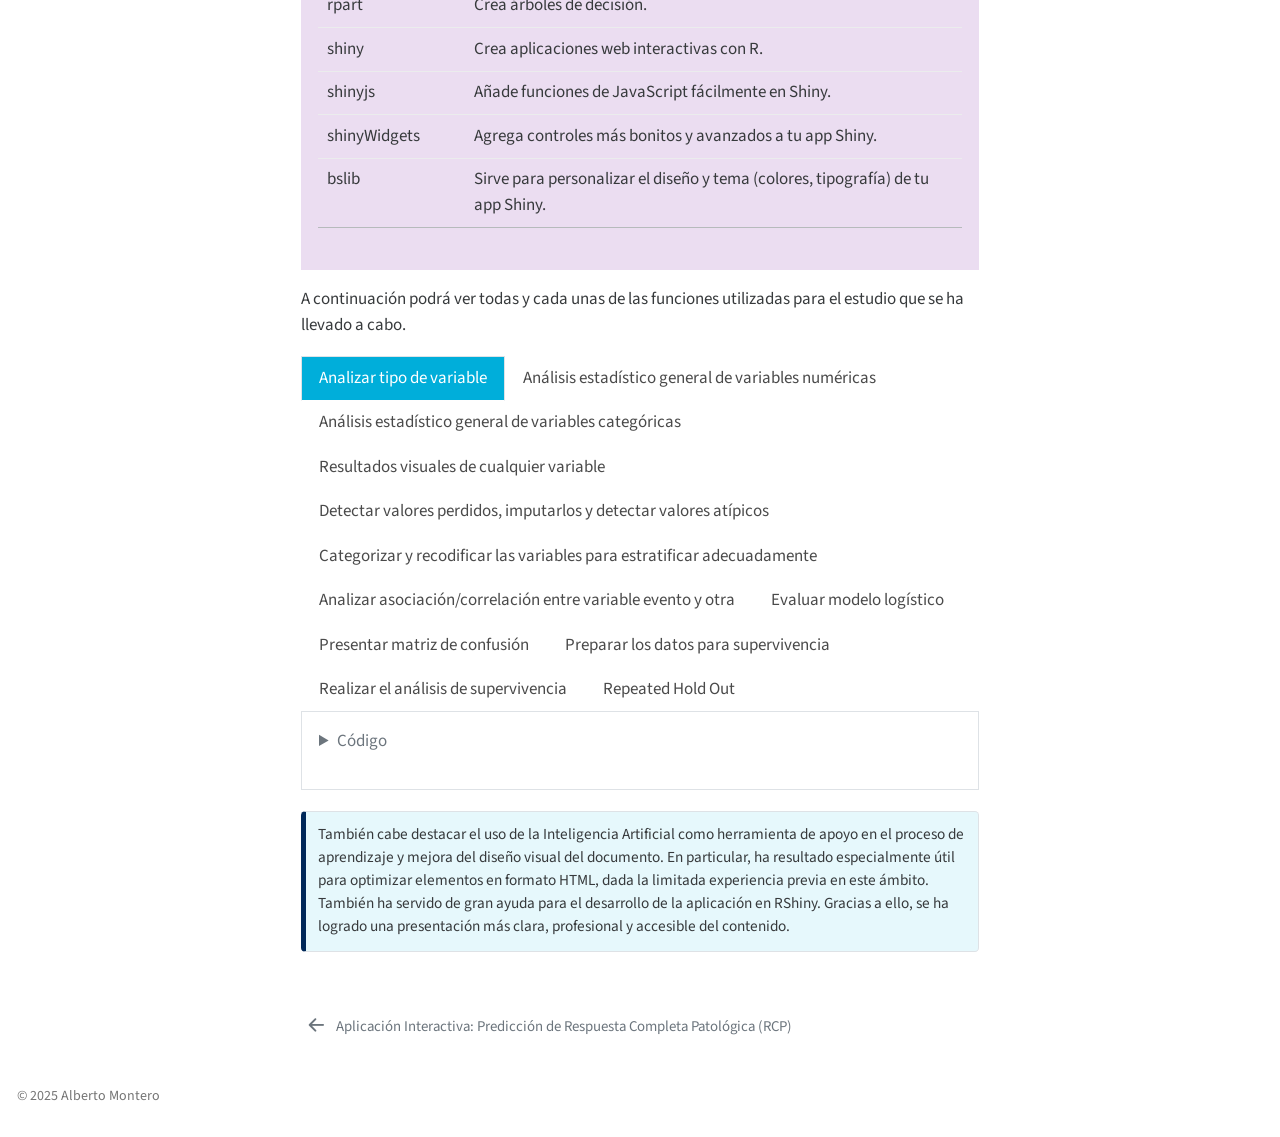
<file: _book/LibFunc.html>
<!DOCTYPE html>
<html xmlns="http://www.w3.org/1999/xhtml" lang="es" xml:lang="es"><head>

<meta charset="utf-8">
<meta name="generator" content="quarto-1.3.450">

<meta name="viewport" content="width=device-width, initial-scale=1.0, user-scalable=yes">


<title>Impacto del Uso de Antibióticos en la Respuesta al Tratamiento Neoadyuvante en Cáncer de Mama - Librerias y funciones utilizadas</title>
<style>
code{white-space: pre-wrap;}
span.smallcaps{font-variant: small-caps;}
div.columns{display: flex; gap: min(4vw, 1.5em);}
div.column{flex: auto; overflow-x: auto;}
div.hanging-indent{margin-left: 1.5em; text-indent: -1.5em;}
ul.task-list{list-style: none;}
ul.task-list li input[type="checkbox"] {
  width: 0.8em;
  margin: 0 0.8em 0.2em -1em; /* quarto-specific, see https://github.com/quarto-dev/quarto-cli/issues/4556 */ 
  vertical-align: middle;
}
/* CSS for syntax highlighting */
pre > code.sourceCode { white-space: pre; position: relative; }
pre > code.sourceCode > span { display: inline-block; line-height: 1.25; }
pre > code.sourceCode > span:empty { height: 1.2em; }
.sourceCode { overflow: visible; }
code.sourceCode > span { color: inherit; text-decoration: inherit; }
div.sourceCode { margin: 1em 0; }
pre.sourceCode { margin: 0; }
@media screen {
div.sourceCode { overflow: auto; }
}
@media print {
pre > code.sourceCode { white-space: pre-wrap; }
pre > code.sourceCode > span { text-indent: -5em; padding-left: 5em; }
}
pre.numberSource code
  { counter-reset: source-line 0; }
pre.numberSource code > span
  { position: relative; left: -4em; counter-increment: source-line; }
pre.numberSource code > span > a:first-child::before
  { content: counter(source-line);
    position: relative; left: -1em; text-align: right; vertical-align: baseline;
    border: none; display: inline-block;
    -webkit-touch-callout: none; -webkit-user-select: none;
    -khtml-user-select: none; -moz-user-select: none;
    -ms-user-select: none; user-select: none;
    padding: 0 4px; width: 4em;
  }
pre.numberSource { margin-left: 3em;  padding-left: 4px; }
div.sourceCode
  {   }
@media screen {
pre > code.sourceCode > span > a:first-child::before { text-decoration: underline; }
}
</style>


<script src="site_libs/quarto-nav/quarto-nav.js"></script>
<script src="site_libs/quarto-nav/headroom.min.js"></script>
<script src="site_libs/clipboard/clipboard.min.js"></script>
<script src="site_libs/quarto-search/autocomplete.umd.js"></script>
<script src="site_libs/quarto-search/fuse.min.js"></script>
<script src="site_libs/quarto-search/quarto-search.js"></script>
<meta name="quarto:offset" content="./">
<link href="./Act3.html" rel="prev">
<link href="./umalogo.png" rel="icon" type="image/png">
<script src="site_libs/quarto-html/quarto.js"></script>
<script src="site_libs/quarto-html/popper.min.js"></script>
<script src="site_libs/quarto-html/tippy.umd.min.js"></script>
<script src="site_libs/quarto-html/anchor.min.js"></script>
<link href="site_libs/quarto-html/tippy.css" rel="stylesheet">
<link href="site_libs/quarto-html/quarto-syntax-highlighting.css" rel="stylesheet" id="quarto-text-highlighting-styles">
<script src="site_libs/bootstrap/bootstrap.min.js"></script>
<link href="site_libs/bootstrap/bootstrap-icons.css" rel="stylesheet">
<link href="site_libs/bootstrap/bootstrap.min.css" rel="stylesheet" id="quarto-bootstrap" data-mode="light">
<script id="quarto-search-options" type="application/json">{
  "location": "sidebar",
  "copy-button": false,
  "collapse-after": 3,
  "panel-placement": "start",
  "type": "textbox",
  "limit": 20,
  "language": {
    "search-no-results-text": "Sin resultados",
    "search-matching-documents-text": "documentos encontrados",
    "search-copy-link-title": "Copiar el enlace en la búsqueda",
    "search-hide-matches-text": "Ocultar resultados adicionales",
    "search-more-match-text": "resultado adicional en este documento",
    "search-more-matches-text": "resultados adicionales en este documento",
    "search-clear-button-title": "Borrar",
    "search-detached-cancel-button-title": "Cancelar",
    "search-submit-button-title": "Enviar",
    "search-label": "Buscar"
  }
}</script>
<style>html{ scroll-behavior: smooth; }</style>


<link rel="stylesheet" href="custom.css">
</head>

<body class="nav-sidebar floating">

<div id="quarto-search-results"></div>
  <header id="quarto-header" class="headroom fixed-top">
  <nav class="quarto-secondary-nav">
    <div class="container-fluid d-flex">
      <button type="button" class="quarto-btn-toggle btn" data-bs-toggle="collapse" data-bs-target="#quarto-sidebar,#quarto-sidebar-glass" aria-controls="quarto-sidebar" aria-expanded="false" aria-label="Alternar barra lateral" onclick="if (window.quartoToggleHeadroom) { window.quartoToggleHeadroom(); }">
        <i class="bi bi-layout-text-sidebar-reverse"></i>
      </button>
      <nav class="quarto-page-breadcrumbs" aria-label="breadcrumb"><ol class="breadcrumb"><li class="breadcrumb-item"><a href="./LibFunc.html"><span class="chapter-title">Librerias y funciones utilizadas</span></a></li></ol></nav>
      <a class="flex-grow-1" role="button" data-bs-toggle="collapse" data-bs-target="#quarto-sidebar,#quarto-sidebar-glass" aria-controls="quarto-sidebar" aria-expanded="false" aria-label="Alternar barra lateral" onclick="if (window.quartoToggleHeadroom) { window.quartoToggleHeadroom(); }">      
      </a>
      <button type="button" class="btn quarto-search-button" aria-label="" onclick="window.quartoOpenSearch();">
        <i class="bi bi-search"></i>
      </button>
    </div>
  </nav>
</header>
<!-- content -->
<div id="quarto-content" class="quarto-container page-columns page-rows-contents page-layout-article">
<!-- sidebar -->
  <nav id="quarto-sidebar" class="sidebar collapse collapse-horizontal sidebar-navigation floating overflow-auto">
    <div class="pt-lg-2 mt-2 text-left sidebar-header sidebar-header-stacked">
      <a href="./index.html" class="sidebar-logo-link">
      <img src="./COLOR_TRANSPARENTE_INFORMATICA.png" alt="" class="sidebar-logo py-0 d-lg-inline d-none">
      </a>
    <div class="sidebar-title mb-0 py-0">
      <a href="./">Impacto del Uso de Antibióticos en la Respuesta al Tratamiento Neoadyuvante en Cáncer de Mama</a> 
    </div>
      </div>
        <div class="mt-2 flex-shrink-0 align-items-center">
        <div class="sidebar-search">
        <div id="quarto-search" class="" title="Buscar"></div>
        </div>
        </div>
    <div class="sidebar-menu-container"> 
    <ul class="list-unstyled mt-1">
        <li class="sidebar-item">
  <div class="sidebar-item-container"> 
  <a href="./index.html" class="sidebar-item-text sidebar-link"><span class="chapter-title">Introducción</span></a>
  </div>
</li>
        <li class="sidebar-item">
  <div class="sidebar-item-container"> 
  <a href="./Act1.html" class="sidebar-item-text sidebar-link"><span class="chapter-title">Análisis de los datos clínicos - Actividad 1</span></a>
  </div>
</li>
        <li class="sidebar-item">
  <div class="sidebar-item-container"> 
  <a href="./Act2.html" class="sidebar-item-text sidebar-link"><span class="chapter-title">Diseño de modelos predictivos - Actividad 2</span></a>
  </div>
</li>
        <li class="sidebar-item">
  <div class="sidebar-item-container"> 
  <a href="./Act3.html" class="sidebar-item-text sidebar-link"><span class="chapter-title">Aplicación Interactiva: Predicción de Respuesta Completa Patológica (RCP)</span></a>
  </div>
</li>
        <li class="sidebar-item">
  <div class="sidebar-item-container"> 
  <a href="./LibFunc.html" class="sidebar-item-text sidebar-link active"><span class="chapter-title">Librerias y funciones utilizadas</span></a>
  </div>
</li>
    </ul>
    </div>
</nav>
<div id="quarto-sidebar-glass" data-bs-toggle="collapse" data-bs-target="#quarto-sidebar,#quarto-sidebar-glass"></div>
<!-- margin-sidebar -->
    <div id="quarto-margin-sidebar" class="sidebar margin-sidebar">
        
    </div>
<!-- main -->
<main class="content" id="quarto-document-content">

<header id="title-block-header" class="quarto-title-block default">
<div class="quarto-title">
<h1 class="title"><span class="chapter-title">Librerias y funciones utilizadas</span></h1>
</div>



<div class="quarto-title-meta">

    
  
    
  </div>
  

</header>

<div class="alert alert-info">
<table class="table">
<colgroup>
<col style="width: 18%">
<col style="width: 81%">
</colgroup>
<thead>
<tr class="header">
<th style="text-align: left;">Librería</th>
<th style="text-align: left;">Motivo de la adición</th>
</tr>
</thead>
<tbody>
<tr class="odd">
<td style="text-align: left;">knitr</td>
<td style="text-align: left;">Crea reportes dinámicos combinando código y resultados</td>
</tr>
<tr class="even">
<td style="text-align: left;">readxl</td>
<td style="text-align: left;">Lee archivos Excel</td>
</tr>
<tr class="odd">
<td style="text-align: left;">skimr</td>
<td style="text-align: left;">Proporciona resúmenes rápidos de datasets</td>
</tr>
<tr class="even">
<td style="text-align: left;">dplyr</td>
<td style="text-align: left;">Facilita la manipulación de datos</td>
</tr>
<tr class="odd">
<td style="text-align: left;">DT</td>
<td style="text-align: left;">Crea tablas interactivas para explorar datos</td>
</tr>
<tr class="even">
<td style="text-align: left;">ggplot2</td>
<td style="text-align: left;">Genera gráficos avanzados y personalizables</td>
</tr>
<tr class="odd">
<td style="text-align: left;">gridExtra</td>
<td style="text-align: left;">Organiza múltiples gráficos en una sola página</td>
</tr>
<tr class="even">
<td style="text-align: left;">tidyr</td>
<td style="text-align: left;">Trata valores perdidos</td>
</tr>
<tr class="odd">
<td style="text-align: left;">reshape2</td>
<td style="text-align: left;">Reorganiza el dataframe</td>
</tr>
<tr class="even">
<td style="text-align: left;">stats</td>
<td style="text-align: left;">Realiza análisis estadísticos</td>
</tr>
<tr class="odd">
<td style="text-align: left;">corrplot</td>
<td style="text-align: left;">Visualiza la matriz de correlación entre variables numéricas</td>
</tr>
<tr class="even">
<td style="text-align: left;">caret</td>
<td style="text-align: left;">Para la creación y evaluación de modelos de aprendizaje automático en R.</td>
</tr>
<tr class="odd">
<td style="text-align: left;">pROC</td>
<td style="text-align: left;">Proporciona herramientas para la evaluación y visualización de modelos de clasificación mediante la curva ROC y el cálculo del área bajo la curva (AUC).</td>
</tr>
<tr class="even">
<td style="text-align: left;">kableExtra</td>
<td style="text-align: left;">Mejora y embellece las tablas generadas con kable() del paquete knitr.</td>
</tr>
<tr class="odd">
<td style="text-align: left;">survival</td>
<td style="text-align: left;">Realizar análisis de supervivencia, como el cálculo de curvas de Kaplan-Meier, la estimación de modelos de riesgos proporcionales de Cox, entre otros.</td>
</tr>
<tr class="even">
<td style="text-align: left;">survminer</td>
<td style="text-align: left;">Mejora la visualización de los resultados obtenidos con el paquete survival.</td>
</tr>
<tr class="odd">
<td style="text-align: left;">lubridate</td>
<td style="text-align: left;">Facilita la manipulación y el análisis de fechas y horas.</td>
</tr>
<tr class="even">
<td style="text-align: left;">purrr</td>
<td style="text-align: left;">Itera de forma elegante y funcional sobre listas o vectores en R, evitando bucles for.</td>
</tr>
<tr class="odd">
<td style="text-align: left;">plotly</td>
<td style="text-align: left;">Crea gráficos interactivos en R.</td>
</tr>
<tr class="even">
<td style="text-align: left;">MASS</td>
<td style="text-align: left;">Proporciona funciones y métodos estadísticos avanzados, incluyendo herramientas para regresión, análisis discriminante y selección de modelos.</td>
</tr>
<tr class="odd">
<td style="text-align: left;">ResourceSelection</td>
<td style="text-align: left;">Se usa principalmente para la prueba de Hosmer-Lemeshow, que evalúa la bondad de ajuste de modelos de regresión logística, comparando las probabilidades predichas con las observadas en grupos.</td>
</tr>
<tr class="even">
<td style="text-align: left;">ROSE</td>
<td style="text-align: left;">Balancea conjuntos de datos desbalanceados.</td>
</tr>
<tr class="odd">
<td style="text-align: left;">htmltools</td>
<td style="text-align: left;">Inserta saltos de línea al renderizar un archivo HTML.</td>
</tr>
<tr class="even">
<td style="text-align: left;">nnet</td>
<td style="text-align: left;">Crea redes neuronales simples.</td>
</tr>
<tr class="odd">
<td style="text-align: left;">e1071</td>
<td style="text-align: left;">Contiene herramientas para máquinas de vectores de soporte (SVM)</td>
</tr>
<tr class="even">
<td style="text-align: left;">rpart</td>
<td style="text-align: left;">Crea árboles de decisión.</td>
</tr>
<tr class="odd">
<td style="text-align: left;">shiny</td>
<td style="text-align: left;">Crea aplicaciones web interactivas con R.</td>
</tr>
<tr class="even">
<td style="text-align: left;">shinyjs</td>
<td style="text-align: left;">Añade funciones de JavaScript fácilmente en Shiny.</td>
</tr>
<tr class="odd">
<td style="text-align: left;">shinyWidgets</td>
<td style="text-align: left;">Agrega controles más bonitos y avanzados a tu app Shiny.</td>
</tr>
<tr class="even">
<td style="text-align: left;">bslib</td>
<td style="text-align: left;">Sirve para personalizar el diseño y tema (colores, tipografía) de tu app Shiny.</td>
</tr>
</tbody>
</table>
</div>
<p>A continuación podrá ver todas y cada unas de las funciones utilizadas para el estudio que se ha llevado a cabo.</p>
<div class="tabset-margin-container"></div><div class="panel-tabset">
<ul class="nav nav-tabs" role="tablist"><li class="nav-item" role="presentation"><a class="nav-link active" id="tabset-1-1-tab" data-bs-toggle="tab" data-bs-target="#tabset-1-1" role="tab" aria-controls="tabset-1-1" aria-selected="true">Analizar tipo de variable</a></li><li class="nav-item" role="presentation"><a class="nav-link" id="tabset-1-2-tab" data-bs-toggle="tab" data-bs-target="#tabset-1-2" role="tab" aria-controls="tabset-1-2" aria-selected="false">Análisis estadístico general de variables numéricas</a></li><li class="nav-item" role="presentation"><a class="nav-link" id="tabset-1-3-tab" data-bs-toggle="tab" data-bs-target="#tabset-1-3" role="tab" aria-controls="tabset-1-3" aria-selected="false">Análisis estadístico general de variables categóricas</a></li><li class="nav-item" role="presentation"><a class="nav-link" id="tabset-1-4-tab" data-bs-toggle="tab" data-bs-target="#tabset-1-4" role="tab" aria-controls="tabset-1-4" aria-selected="false">Resultados visuales de cualquier variable</a></li><li class="nav-item" role="presentation"><a class="nav-link" id="tabset-1-5-tab" data-bs-toggle="tab" data-bs-target="#tabset-1-5" role="tab" aria-controls="tabset-1-5" aria-selected="false">Detectar valores perdidos, imputarlos y detectar valores atípicos</a></li><li class="nav-item" role="presentation"><a class="nav-link" id="tabset-1-6-tab" data-bs-toggle="tab" data-bs-target="#tabset-1-6" role="tab" aria-controls="tabset-1-6" aria-selected="false">Categorizar y recodificar las variables para estratificar adecuadamente</a></li><li class="nav-item" role="presentation"><a class="nav-link" id="tabset-1-7-tab" data-bs-toggle="tab" data-bs-target="#tabset-1-7" role="tab" aria-controls="tabset-1-7" aria-selected="false">Analizar asociación/correlación entre variable evento y otra</a></li><li class="nav-item" role="presentation"><a class="nav-link" id="tabset-1-8-tab" data-bs-toggle="tab" data-bs-target="#tabset-1-8" role="tab" aria-controls="tabset-1-8" aria-selected="false">Evaluar modelo logístico</a></li><li class="nav-item" role="presentation"><a class="nav-link" id="tabset-1-9-tab" data-bs-toggle="tab" data-bs-target="#tabset-1-9" role="tab" aria-controls="tabset-1-9" aria-selected="false">Presentar matriz de confusión</a></li><li class="nav-item" role="presentation"><a class="nav-link" id="tabset-1-10-tab" data-bs-toggle="tab" data-bs-target="#tabset-1-10" role="tab" aria-controls="tabset-1-10" aria-selected="false">Preparar los datos para supervivencia</a></li><li class="nav-item" role="presentation"><a class="nav-link" id="tabset-1-11-tab" data-bs-toggle="tab" data-bs-target="#tabset-1-11" role="tab" aria-controls="tabset-1-11" aria-selected="false">Realizar el análisis de supervivencia</a></li><li class="nav-item" role="presentation"><a class="nav-link" id="tabset-1-12-tab" data-bs-toggle="tab" data-bs-target="#tabset-1-12" role="tab" aria-controls="tabset-1-12" aria-selected="false">Repeated Hold Out</a></li></ul>
<div class="tab-content">
<div id="tabset-1-1" class="tab-pane active" role="tabpanel" aria-labelledby="tabset-1-1-tab">
<div class="cell">
<details>
<summary>Código</summary>
<div class="sourceCode cell-code" id="cb1"><pre class="sourceCode r code-with-copy"><code class="sourceCode r"><span id="cb1-1"><a href="#cb1-1" aria-hidden="true" tabindex="-1"></a>analizar_variables <span class="ot">&lt;-</span> <span class="cf">function</span>(data, variables_interes) {</span>
<span id="cb1-2"><a href="#cb1-2" aria-hidden="true" tabindex="-1"></a>  </span>
<span id="cb1-3"><a href="#cb1-3" aria-hidden="true" tabindex="-1"></a>  <span class="co"># Crear listas vacías para almacenar variables según condición</span></span>
<span id="cb1-4"><a href="#cb1-4" aria-hidden="true" tabindex="-1"></a>  vars_numericas <span class="ot">&lt;-</span> <span class="fu">list</span>()</span>
<span id="cb1-5"><a href="#cb1-5" aria-hidden="true" tabindex="-1"></a>  vars_categoricas <span class="ot">&lt;-</span> <span class="fu">list</span>()</span>
<span id="cb1-6"><a href="#cb1-6" aria-hidden="true" tabindex="-1"></a>  </span>
<span id="cb1-7"><a href="#cb1-7" aria-hidden="true" tabindex="-1"></a>  <span class="co"># Iterar sobre cada variable en la lista de interés</span></span>
<span id="cb1-8"><a href="#cb1-8" aria-hidden="true" tabindex="-1"></a>  <span class="cf">for</span> (variable <span class="cf">in</span> variables_interes) {</span>
<span id="cb1-9"><a href="#cb1-9" aria-hidden="true" tabindex="-1"></a>    </span>
<span id="cb1-10"><a href="#cb1-10" aria-hidden="true" tabindex="-1"></a>    <span class="co"># Verificar si la variable existe en el dataset</span></span>
<span id="cb1-11"><a href="#cb1-11" aria-hidden="true" tabindex="-1"></a>    <span class="cf">if</span> (<span class="sc">!</span>(variable <span class="sc">%in%</span> <span class="fu">colnames</span>(data))) {</span>
<span id="cb1-12"><a href="#cb1-12" aria-hidden="true" tabindex="-1"></a>      <span class="fu">message</span>(<span class="fu">paste</span>(<span class="st">"⚠️ Advertencia: La variable"</span>, variable, <span class="st">"no está en el dataset."</span>))</span>
<span id="cb1-13"><a href="#cb1-13" aria-hidden="true" tabindex="-1"></a>      <span class="cf">next</span>  <span class="co"># Pasar a la siguiente variable</span></span>
<span id="cb1-14"><a href="#cb1-14" aria-hidden="true" tabindex="-1"></a>    }</span>
<span id="cb1-15"><a href="#cb1-15" aria-hidden="true" tabindex="-1"></a>    </span>
<span id="cb1-16"><a href="#cb1-16" aria-hidden="true" tabindex="-1"></a>    <span class="co"># Si la variable es numérica, agregarla a la lista de numéricas</span></span>
<span id="cb1-17"><a href="#cb1-17" aria-hidden="true" tabindex="-1"></a>    <span class="cf">if</span> (<span class="fu">is.numeric</span>(data[[variable]])) {</span>
<span id="cb1-18"><a href="#cb1-18" aria-hidden="true" tabindex="-1"></a>      vars_numericas[[variable]] <span class="ot">&lt;-</span> data[[variable]]</span>
<span id="cb1-19"><a href="#cb1-19" aria-hidden="true" tabindex="-1"></a>    }</span>
<span id="cb1-20"><a href="#cb1-20" aria-hidden="true" tabindex="-1"></a>    </span>
<span id="cb1-21"><a href="#cb1-21" aria-hidden="true" tabindex="-1"></a>    <span class="co"># Si la variable es categórica (factor o character), agregarla a la lista de categóricas</span></span>
<span id="cb1-22"><a href="#cb1-22" aria-hidden="true" tabindex="-1"></a>    <span class="cf">if</span> (<span class="fu">is.character</span>(data[[variable]]) <span class="sc">||</span> <span class="fu">is.factor</span>(data[[variable]])) {</span>
<span id="cb1-23"><a href="#cb1-23" aria-hidden="true" tabindex="-1"></a>      vars_categoricas[[variable]] <span class="ot">&lt;-</span> <span class="fu">as.factor</span>(data[[variable]])  <span class="co"># Convertir a factor si es character</span></span>
<span id="cb1-24"><a href="#cb1-24" aria-hidden="true" tabindex="-1"></a>    }</span>
<span id="cb1-25"><a href="#cb1-25" aria-hidden="true" tabindex="-1"></a>  }</span>
<span id="cb1-26"><a href="#cb1-26" aria-hidden="true" tabindex="-1"></a>  </span>
<span id="cb1-27"><a href="#cb1-27" aria-hidden="true" tabindex="-1"></a>  <span class="co"># Devolver ambas listas en un solo objeto</span></span>
<span id="cb1-28"><a href="#cb1-28" aria-hidden="true" tabindex="-1"></a>  <span class="fu">return</span>(<span class="fu">list</span>(<span class="at">Numericas =</span> vars_numericas, <span class="at">Categoricas =</span> vars_categoricas))</span>
<span id="cb1-29"><a href="#cb1-29" aria-hidden="true" tabindex="-1"></a>}</span></code><button title="Copiar al portapapeles" class="code-copy-button"><i class="bi"></i></button></pre></div>
</details>
</div>
</div>
<div id="tabset-1-2" class="tab-pane" role="tabpanel" aria-labelledby="tabset-1-2-tab">
<div class="cell">
<details>
<summary>Código</summary>
<div class="sourceCode cell-code" id="cb2"><pre class="sourceCode r code-with-copy"><code class="sourceCode r"><span id="cb2-1"><a href="#cb2-1" aria-hidden="true" tabindex="-1"></a><span class="co"># Función para analizar múltiples variables en un dataset</span></span>
<span id="cb2-2"><a href="#cb2-2" aria-hidden="true" tabindex="-1"></a>analizar_variables_df <span class="ot">&lt;-</span> <span class="cf">function</span>(data, variables) {</span>
<span id="cb2-3"><a href="#cb2-3" aria-hidden="true" tabindex="-1"></a>  </span>
<span id="cb2-4"><a href="#cb2-4" aria-hidden="true" tabindex="-1"></a>  <span class="co"># Verificar que las variables existan en el dataset</span></span>
<span id="cb2-5"><a href="#cb2-5" aria-hidden="true" tabindex="-1"></a>  variables_existentes <span class="ot">&lt;-</span> variables[variables <span class="sc">%in%</span> <span class="fu">colnames</span>(data)]</span>
<span id="cb2-6"><a href="#cb2-6" aria-hidden="true" tabindex="-1"></a>  </span>
<span id="cb2-7"><a href="#cb2-7" aria-hidden="true" tabindex="-1"></a>  <span class="cf">if</span> (<span class="fu">length</span>(variables_existentes) <span class="sc">==</span> <span class="dv">0</span>) {</span>
<span id="cb2-8"><a href="#cb2-8" aria-hidden="true" tabindex="-1"></a>    <span class="fu">stop</span>(<span class="st">"Ninguna de las variables especificadas está en el dataset."</span>)</span>
<span id="cb2-9"><a href="#cb2-9" aria-hidden="true" tabindex="-1"></a>  }</span>
<span id="cb2-10"><a href="#cb2-10" aria-hidden="true" tabindex="-1"></a>  </span>
<span id="cb2-11"><a href="#cb2-11" aria-hidden="true" tabindex="-1"></a>  <span class="co"># Lista para almacenar los resultados</span></span>
<span id="cb2-12"><a href="#cb2-12" aria-hidden="true" tabindex="-1"></a>  resultados_list <span class="ot">&lt;-</span> <span class="fu">list</span>()</span>
<span id="cb2-13"><a href="#cb2-13" aria-hidden="true" tabindex="-1"></a>  </span>
<span id="cb2-14"><a href="#cb2-14" aria-hidden="true" tabindex="-1"></a>  <span class="co"># Iterar sobre cada variable</span></span>
<span id="cb2-15"><a href="#cb2-15" aria-hidden="true" tabindex="-1"></a>  <span class="cf">for</span> (variable <span class="cf">in</span> variables_existentes) {</span>
<span id="cb2-16"><a href="#cb2-16" aria-hidden="true" tabindex="-1"></a>    </span>
<span id="cb2-17"><a href="#cb2-17" aria-hidden="true" tabindex="-1"></a>      <span class="co"># Extraer estadísticas</span></span>
<span id="cb2-18"><a href="#cb2-18" aria-hidden="true" tabindex="-1"></a>      resumen <span class="ot">&lt;-</span> <span class="fu">summary</span>(data[[variable]], <span class="at">na.rm =</span> <span class="cn">TRUE</span>)</span>
<span id="cb2-19"><a href="#cb2-19" aria-hidden="true" tabindex="-1"></a>      </span>
<span id="cb2-20"><a href="#cb2-20" aria-hidden="true" tabindex="-1"></a>      <span class="co"># Crear DataFrame con estadísticas</span></span>
<span id="cb2-21"><a href="#cb2-21" aria-hidden="true" tabindex="-1"></a>      df_resumen <span class="ot">&lt;-</span> <span class="fu">data.frame</span>(</span>
<span id="cb2-22"><a href="#cb2-22" aria-hidden="true" tabindex="-1"></a>        <span class="at">Variable =</span> variable,</span>
<span id="cb2-23"><a href="#cb2-23" aria-hidden="true" tabindex="-1"></a>        <span class="at">Min =</span> <span class="fu">as.numeric</span>(resumen[<span class="dv">1</span>]),  </span>
<span id="cb2-24"><a href="#cb2-24" aria-hidden="true" tabindex="-1"></a>        <span class="at">Q1 =</span> <span class="fu">as.numeric</span>(resumen[<span class="dv">2</span>]),</span>
<span id="cb2-25"><a href="#cb2-25" aria-hidden="true" tabindex="-1"></a>        <span class="at">Mediana =</span> <span class="fu">as.numeric</span>(resumen[<span class="dv">3</span>]),</span>
<span id="cb2-26"><a href="#cb2-26" aria-hidden="true" tabindex="-1"></a>        <span class="at">Media =</span> <span class="fu">mean</span>(data[[variable]], <span class="at">na.rm =</span> <span class="cn">TRUE</span>),</span>
<span id="cb2-27"><a href="#cb2-27" aria-hidden="true" tabindex="-1"></a>        <span class="at">Q3 =</span> <span class="fu">as.numeric</span>(resumen[<span class="dv">5</span>]),</span>
<span id="cb2-28"><a href="#cb2-28" aria-hidden="true" tabindex="-1"></a>        <span class="at">Max =</span> <span class="fu">as.numeric</span>(resumen[<span class="dv">6</span>]),</span>
<span id="cb2-29"><a href="#cb2-29" aria-hidden="true" tabindex="-1"></a>        <span class="at">Varianza =</span> <span class="fu">var</span>(data[[variable]], <span class="at">na.rm =</span> <span class="cn">TRUE</span>),</span>
<span id="cb2-30"><a href="#cb2-30" aria-hidden="true" tabindex="-1"></a>        <span class="at">Desviacion =</span> <span class="fu">sd</span>(data[[variable]], <span class="at">na.rm =</span> <span class="cn">TRUE</span>)</span>
<span id="cb2-31"><a href="#cb2-31" aria-hidden="true" tabindex="-1"></a>      )</span>
<span id="cb2-32"><a href="#cb2-32" aria-hidden="true" tabindex="-1"></a>    </span>
<span id="cb2-33"><a href="#cb2-33" aria-hidden="true" tabindex="-1"></a>    <span class="co"># Agregar resultados a la lista</span></span>
<span id="cb2-34"><a href="#cb2-34" aria-hidden="true" tabindex="-1"></a>    resultados_list[[variable]] <span class="ot">&lt;-</span> df_resumen</span>
<span id="cb2-35"><a href="#cb2-35" aria-hidden="true" tabindex="-1"></a>  }</span>
<span id="cb2-36"><a href="#cb2-36" aria-hidden="true" tabindex="-1"></a>  </span>
<span id="cb2-37"><a href="#cb2-37" aria-hidden="true" tabindex="-1"></a>  <span class="co"># Unir todos los resultados en un único dataframe</span></span>
<span id="cb2-38"><a href="#cb2-38" aria-hidden="true" tabindex="-1"></a>  resultados_final <span class="ot">&lt;-</span> <span class="fu">bind_rows</span>(resultados_list)</span>
<span id="cb2-39"><a href="#cb2-39" aria-hidden="true" tabindex="-1"></a>  </span>
<span id="cb2-40"><a href="#cb2-40" aria-hidden="true" tabindex="-1"></a>  <span class="fu">return</span>(resultados_final)  <span class="co"># Devolver DataFrame final</span></span>
<span id="cb2-41"><a href="#cb2-41" aria-hidden="true" tabindex="-1"></a>}</span></code><button title="Copiar al portapapeles" class="code-copy-button"><i class="bi"></i></button></pre></div>
</details>
</div>
</div>
<div id="tabset-1-3" class="tab-pane" role="tabpanel" aria-labelledby="tabset-1-3-tab">
<div class="cell">
<details>
<summary>Código</summary>
<div class="sourceCode cell-code" id="cb3"><pre class="sourceCode r code-with-copy"><code class="sourceCode r"><span id="cb3-1"><a href="#cb3-1" aria-hidden="true" tabindex="-1"></a><span class="co"># Función para analizar variables categóricas en un dataset y devolver un datatable interactivo</span></span>
<span id="cb3-2"><a href="#cb3-2" aria-hidden="true" tabindex="-1"></a>analizar_variables_categoricas <span class="ot">&lt;-</span> <span class="cf">function</span>(data, variables) {</span>
<span id="cb3-3"><a href="#cb3-3" aria-hidden="true" tabindex="-1"></a>  </span>
<span id="cb3-4"><a href="#cb3-4" aria-hidden="true" tabindex="-1"></a>  <span class="co"># Verificar que las variables existan en el dataset</span></span>
<span id="cb3-5"><a href="#cb3-5" aria-hidden="true" tabindex="-1"></a>  variables_existentes <span class="ot">&lt;-</span> variables[variables <span class="sc">%in%</span> <span class="fu">colnames</span>(data)]</span>
<span id="cb3-6"><a href="#cb3-6" aria-hidden="true" tabindex="-1"></a>  </span>
<span id="cb3-7"><a href="#cb3-7" aria-hidden="true" tabindex="-1"></a>  <span class="cf">if</span> (<span class="fu">length</span>(variables_existentes) <span class="sc">==</span> <span class="dv">0</span>) {</span>
<span id="cb3-8"><a href="#cb3-8" aria-hidden="true" tabindex="-1"></a>    <span class="fu">stop</span>(<span class="st">"Ninguna de las variables especificadas está en el dataset."</span>)</span>
<span id="cb3-9"><a href="#cb3-9" aria-hidden="true" tabindex="-1"></a>  }</span>
<span id="cb3-10"><a href="#cb3-10" aria-hidden="true" tabindex="-1"></a>  </span>
<span id="cb3-11"><a href="#cb3-11" aria-hidden="true" tabindex="-1"></a>  <span class="co"># Lista para almacenar los resultados</span></span>
<span id="cb3-12"><a href="#cb3-12" aria-hidden="true" tabindex="-1"></a>  resultados_list <span class="ot">&lt;-</span> <span class="fu">list</span>()</span>
<span id="cb3-13"><a href="#cb3-13" aria-hidden="true" tabindex="-1"></a>  </span>
<span id="cb3-14"><a href="#cb3-14" aria-hidden="true" tabindex="-1"></a>  <span class="co"># Iterar sobre cada variable categórica</span></span>
<span id="cb3-15"><a href="#cb3-15" aria-hidden="true" tabindex="-1"></a>  <span class="cf">for</span> (variable <span class="cf">in</span> variables_existentes) {</span>
<span id="cb3-16"><a href="#cb3-16" aria-hidden="true" tabindex="-1"></a>    </span>
<span id="cb3-17"><a href="#cb3-17" aria-hidden="true" tabindex="-1"></a>    <span class="cf">if</span> (<span class="fu">is.factor</span>(data[[variable]]) <span class="sc">|</span> <span class="fu">is.character</span>(data[[variable]])) {</span>
<span id="cb3-18"><a href="#cb3-18" aria-hidden="true" tabindex="-1"></a>      <span class="co"># 📊 Si es variable categórica (factor o carácter)</span></span>
<span id="cb3-19"><a href="#cb3-19" aria-hidden="true" tabindex="-1"></a>      </span>
<span id="cb3-20"><a href="#cb3-20" aria-hidden="true" tabindex="-1"></a>      <span class="co"># Frecuencia absoluta de las categorías</span></span>
<span id="cb3-21"><a href="#cb3-21" aria-hidden="true" tabindex="-1"></a>      freq_abs <span class="ot">&lt;-</span> <span class="fu">table</span>(data[[variable]], <span class="at">useNA =</span> <span class="st">"ifany"</span>)</span>
<span id="cb3-22"><a href="#cb3-22" aria-hidden="true" tabindex="-1"></a>      </span>
<span id="cb3-23"><a href="#cb3-23" aria-hidden="true" tabindex="-1"></a>      <span class="co"># Frecuencia relativa</span></span>
<span id="cb3-24"><a href="#cb3-24" aria-hidden="true" tabindex="-1"></a>      freq_rel <span class="ot">&lt;-</span> <span class="fu">prop.table</span>(freq_abs) <span class="sc">*</span> <span class="dv">100</span></span>
<span id="cb3-25"><a href="#cb3-25" aria-hidden="true" tabindex="-1"></a>      </span>
<span id="cb3-26"><a href="#cb3-26" aria-hidden="true" tabindex="-1"></a>      <span class="co"># Moda (categoría más frecuente)</span></span>
<span id="cb3-27"><a href="#cb3-27" aria-hidden="true" tabindex="-1"></a>      moda <span class="ot">&lt;-</span> <span class="fu">names</span>(freq_abs)[<span class="fu">which.max</span>(freq_abs)]</span>
<span id="cb3-28"><a href="#cb3-28" aria-hidden="true" tabindex="-1"></a>      </span>
<span id="cb3-29"><a href="#cb3-29" aria-hidden="true" tabindex="-1"></a>      <span class="co"># Número de categorías distintas</span></span>
<span id="cb3-30"><a href="#cb3-30" aria-hidden="true" tabindex="-1"></a>      n_categorias <span class="ot">&lt;-</span> <span class="fu">length</span>(freq_abs)</span>
<span id="cb3-31"><a href="#cb3-31" aria-hidden="true" tabindex="-1"></a>      </span>
<span id="cb3-32"><a href="#cb3-32" aria-hidden="true" tabindex="-1"></a>      <span class="co"># Crear DataFrame con estadísticas categóricas</span></span>
<span id="cb3-33"><a href="#cb3-33" aria-hidden="true" tabindex="-1"></a>      df_resumen <span class="ot">&lt;-</span> <span class="fu">data.frame</span>(</span>
<span id="cb3-34"><a href="#cb3-34" aria-hidden="true" tabindex="-1"></a>        <span class="at">Variable =</span> variable,</span>
<span id="cb3-35"><a href="#cb3-35" aria-hidden="true" tabindex="-1"></a>        <span class="st">`</span><span class="at">Número de Categorías</span><span class="st">`</span> <span class="ot">=</span> n_categorias,</span>
<span id="cb3-36"><a href="#cb3-36" aria-hidden="true" tabindex="-1"></a>        <span class="st">`</span><span class="at">Moda</span><span class="st">`</span> <span class="ot">=</span> moda,</span>
<span id="cb3-37"><a href="#cb3-37" aria-hidden="true" tabindex="-1"></a>        <span class="st">`</span><span class="at">Frecuencia Absoluta</span><span class="st">`</span> <span class="ot">=</span> <span class="fu">paste</span>(<span class="fu">names</span>(freq_abs), <span class="st">":"</span>, freq_abs, <span class="at">collapse =</span> <span class="st">", "</span>),</span>
<span id="cb3-38"><a href="#cb3-38" aria-hidden="true" tabindex="-1"></a>        <span class="st">`</span><span class="at">Frecuencia Relativa (%)</span><span class="st">`</span> <span class="ot">=</span> <span class="fu">paste</span>(<span class="fu">names</span>(freq_rel), <span class="st">":"</span>, <span class="fu">round</span>(freq_rel, <span class="dv">2</span>), <span class="at">collapse =</span> <span class="st">", "</span>)</span>
<span id="cb3-39"><a href="#cb3-39" aria-hidden="true" tabindex="-1"></a>      )</span>
<span id="cb3-40"><a href="#cb3-40" aria-hidden="true" tabindex="-1"></a>    } <span class="cf">else</span> {</span>
<span id="cb3-41"><a href="#cb3-41" aria-hidden="true" tabindex="-1"></a>      <span class="cf">next</span>  <span class="co"># Si la variable no es categórica, se omite</span></span>
<span id="cb3-42"><a href="#cb3-42" aria-hidden="true" tabindex="-1"></a>    }</span>
<span id="cb3-43"><a href="#cb3-43" aria-hidden="true" tabindex="-1"></a>    </span>
<span id="cb3-44"><a href="#cb3-44" aria-hidden="true" tabindex="-1"></a>    <span class="co"># Agregar resultados a la lista</span></span>
<span id="cb3-45"><a href="#cb3-45" aria-hidden="true" tabindex="-1"></a>    resultados_list[[variable]] <span class="ot">&lt;-</span> df_resumen</span>
<span id="cb3-46"><a href="#cb3-46" aria-hidden="true" tabindex="-1"></a>  }</span>
<span id="cb3-47"><a href="#cb3-47" aria-hidden="true" tabindex="-1"></a>  </span>
<span id="cb3-48"><a href="#cb3-48" aria-hidden="true" tabindex="-1"></a>  <span class="co"># Unir todos los resultados en un único dataframe</span></span>
<span id="cb3-49"><a href="#cb3-49" aria-hidden="true" tabindex="-1"></a>  resultados_final <span class="ot">&lt;-</span> <span class="fu">bind_rows</span>(resultados_list)</span>
<span id="cb3-50"><a href="#cb3-50" aria-hidden="true" tabindex="-1"></a>  </span>
<span id="cb3-51"><a href="#cb3-51" aria-hidden="true" tabindex="-1"></a>  <span class="co"># Devolver el resultado como un datatable interactivo</span></span>
<span id="cb3-52"><a href="#cb3-52" aria-hidden="true" tabindex="-1"></a>  <span class="fu">library</span>(DT)</span>
<span id="cb3-53"><a href="#cb3-53" aria-hidden="true" tabindex="-1"></a>  <span class="fu">return</span>(<span class="fu">datatable</span>(resultados_final, <span class="at">options =</span> <span class="fu">list</span>(<span class="at">pageLength =</span> <span class="dv">3</span>)))</span>
<span id="cb3-54"><a href="#cb3-54" aria-hidden="true" tabindex="-1"></a>}</span></code><button title="Copiar al portapapeles" class="code-copy-button"><i class="bi"></i></button></pre></div>
</details>
</div>
</div>
<div id="tabset-1-4" class="tab-pane" role="tabpanel" aria-labelledby="tabset-1-4-tab">
<div class="cell">
<details>
<summary>Código</summary>
<div class="sourceCode cell-code" id="cb4"><pre class="sourceCode r code-with-copy"><code class="sourceCode r"><span id="cb4-1"><a href="#cb4-1" aria-hidden="true" tabindex="-1"></a>visualizar_variable <span class="ot">&lt;-</span> <span class="cf">function</span>(data, variable) {</span>
<span id="cb4-2"><a href="#cb4-2" aria-hidden="true" tabindex="-1"></a>  var_data <span class="ot">&lt;-</span> data[[variable]]</span>
<span id="cb4-3"><a href="#cb4-3" aria-hidden="true" tabindex="-1"></a>  </span>
<span id="cb4-4"><a href="#cb4-4" aria-hidden="true" tabindex="-1"></a>  <span class="cf">if</span> (<span class="fu">is.numeric</span>(var_data)) {</span>
<span id="cb4-5"><a href="#cb4-5" aria-hidden="true" tabindex="-1"></a>    </span>
<span id="cb4-6"><a href="#cb4-6" aria-hidden="true" tabindex="-1"></a>    <span class="co"># Histograma</span></span>
<span id="cb4-7"><a href="#cb4-7" aria-hidden="true" tabindex="-1"></a>    fig1 <span class="ot">&lt;-</span> <span class="fu">plot_ly</span>(</span>
<span id="cb4-8"><a href="#cb4-8" aria-hidden="true" tabindex="-1"></a>      <span class="at">x =</span> var_data, <span class="at">type =</span> <span class="st">'histogram'</span>,</span>
<span id="cb4-9"><a href="#cb4-9" aria-hidden="true" tabindex="-1"></a>      <span class="at">marker =</span> <span class="fu">list</span>(</span>
<span id="cb4-10"><a href="#cb4-10" aria-hidden="true" tabindex="-1"></a>        <span class="at">color =</span> <span class="st">'#00AEDA'</span>,</span>
<span id="cb4-11"><a href="#cb4-11" aria-hidden="true" tabindex="-1"></a>        <span class="at">line =</span> <span class="fu">list</span>(<span class="at">color =</span> <span class="st">'#002859'</span>, <span class="at">width =</span> <span class="dv">2</span>)</span>
<span id="cb4-12"><a href="#cb4-12" aria-hidden="true" tabindex="-1"></a>      ),</span>
<span id="cb4-13"><a href="#cb4-13" aria-hidden="true" tabindex="-1"></a>      <span class="at">autobinx =</span> <span class="cn">FALSE</span>,</span>
<span id="cb4-14"><a href="#cb4-14" aria-hidden="true" tabindex="-1"></a>      <span class="at">xbins =</span> <span class="fu">list</span>(</span>
<span id="cb4-15"><a href="#cb4-15" aria-hidden="true" tabindex="-1"></a>        <span class="at">start =</span> <span class="fu">floor</span>(<span class="fu">min</span>(var_data, <span class="at">na.rm =</span> <span class="cn">TRUE</span>)),</span>
<span id="cb4-16"><a href="#cb4-16" aria-hidden="true" tabindex="-1"></a>        <span class="at">end =</span> <span class="fu">ceiling</span>(<span class="fu">max</span>(var_data, <span class="at">na.rm =</span> <span class="cn">TRUE</span>)),</span>
<span id="cb4-17"><a href="#cb4-17" aria-hidden="true" tabindex="-1"></a>        <span class="at">size =</span> <span class="dv">1</span></span>
<span id="cb4-18"><a href="#cb4-18" aria-hidden="true" tabindex="-1"></a>      )</span>
<span id="cb4-19"><a href="#cb4-19" aria-hidden="true" tabindex="-1"></a>    ) <span class="sc">%&gt;%</span></span>
<span id="cb4-20"><a href="#cb4-20" aria-hidden="true" tabindex="-1"></a>      <span class="fu">layout</span>(</span>
<span id="cb4-21"><a href="#cb4-21" aria-hidden="true" tabindex="-1"></a>        <span class="at">xaxis =</span> <span class="fu">list</span>(<span class="at">title =</span> <span class="st">"Valor"</span>),</span>
<span id="cb4-22"><a href="#cb4-22" aria-hidden="true" tabindex="-1"></a>        <span class="at">yaxis =</span> <span class="fu">list</span>(<span class="at">title =</span> <span class="st">"Frecuencia"</span>)</span>
<span id="cb4-23"><a href="#cb4-23" aria-hidden="true" tabindex="-1"></a>      )</span>
<span id="cb4-24"><a href="#cb4-24" aria-hidden="true" tabindex="-1"></a>    </span>
<span id="cb4-25"><a href="#cb4-25" aria-hidden="true" tabindex="-1"></a>    <span class="co"># Boxplot</span></span>
<span id="cb4-26"><a href="#cb4-26" aria-hidden="true" tabindex="-1"></a>    fig2 <span class="ot">&lt;-</span> <span class="fu">plot_ly</span>(</span>
<span id="cb4-27"><a href="#cb4-27" aria-hidden="true" tabindex="-1"></a>      <span class="at">y =</span> var_data, <span class="at">type =</span> <span class="st">'box'</span>,</span>
<span id="cb4-28"><a href="#cb4-28" aria-hidden="true" tabindex="-1"></a>      <span class="at">fillcolor =</span> <span class="st">'#00AEDA'</span>,</span>
<span id="cb4-29"><a href="#cb4-29" aria-hidden="true" tabindex="-1"></a>      <span class="at">line =</span> <span class="fu">list</span>(<span class="at">color =</span> <span class="st">'#002859'</span>)</span>
<span id="cb4-30"><a href="#cb4-30" aria-hidden="true" tabindex="-1"></a>    ) <span class="sc">%&gt;%</span></span>
<span id="cb4-31"><a href="#cb4-31" aria-hidden="true" tabindex="-1"></a>      <span class="fu">layout</span>(</span>
<span id="cb4-32"><a href="#cb4-32" aria-hidden="true" tabindex="-1"></a>        <span class="at">yaxis =</span> <span class="fu">list</span>(<span class="at">title =</span> <span class="st">"Valor"</span>)</span>
<span id="cb4-33"><a href="#cb4-33" aria-hidden="true" tabindex="-1"></a>      )</span>
<span id="cb4-34"><a href="#cb4-34" aria-hidden="true" tabindex="-1"></a>    </span>
<span id="cb4-35"><a href="#cb4-35" aria-hidden="true" tabindex="-1"></a>    <span class="co"># Mostrar uno debajo del otro</span></span>
<span id="cb4-36"><a href="#cb4-36" aria-hidden="true" tabindex="-1"></a>    <span class="fu">subplot</span>(fig1, fig2, <span class="at">nrows =</span> <span class="dv">2</span>, <span class="at">margin =</span> <span class="fl">0.1</span>, <span class="at">titleX =</span> <span class="cn">TRUE</span>, <span class="at">titleY =</span> <span class="cn">TRUE</span>)</span>
<span id="cb4-37"><a href="#cb4-37" aria-hidden="true" tabindex="-1"></a>    </span>
<span id="cb4-38"><a href="#cb4-38" aria-hidden="true" tabindex="-1"></a>  } <span class="cf">else</span> {</span>
<span id="cb4-39"><a href="#cb4-39" aria-hidden="true" tabindex="-1"></a>    <span class="co"># Si es categórica</span></span>
<span id="cb4-40"><a href="#cb4-40" aria-hidden="true" tabindex="-1"></a>    freq_table <span class="ot">&lt;-</span> <span class="fu">table</span>(var_data)</span>
<span id="cb4-41"><a href="#cb4-41" aria-hidden="true" tabindex="-1"></a>    x <span class="ot">&lt;-</span> <span class="fu">names</span>(freq_table)</span>
<span id="cb4-42"><a href="#cb4-42" aria-hidden="true" tabindex="-1"></a>    y <span class="ot">&lt;-</span> <span class="fu">as.numeric</span>(freq_table)</span>
<span id="cb4-43"><a href="#cb4-43" aria-hidden="true" tabindex="-1"></a>    text <span class="ot">&lt;-</span> <span class="fu">as.character</span>(y)</span>
<span id="cb4-44"><a href="#cb4-44" aria-hidden="true" tabindex="-1"></a>    </span>
<span id="cb4-45"><a href="#cb4-45" aria-hidden="true" tabindex="-1"></a>    data_plot <span class="ot">&lt;-</span> <span class="fu">data.frame</span>(x, y, text)</span>
<span id="cb4-46"><a href="#cb4-46" aria-hidden="true" tabindex="-1"></a>    </span>
<span id="cb4-47"><a href="#cb4-47" aria-hidden="true" tabindex="-1"></a>    fig <span class="ot">&lt;-</span> <span class="fu">plot_ly</span>(</span>
<span id="cb4-48"><a href="#cb4-48" aria-hidden="true" tabindex="-1"></a>      data_plot,</span>
<span id="cb4-49"><a href="#cb4-49" aria-hidden="true" tabindex="-1"></a>      <span class="at">x =</span> <span class="sc">~</span>x, <span class="at">y =</span> <span class="sc">~</span>y, <span class="at">type =</span> <span class="st">'bar'</span>,</span>
<span id="cb4-50"><a href="#cb4-50" aria-hidden="true" tabindex="-1"></a>      <span class="at">text =</span> <span class="sc">~</span>text, <span class="at">textposition =</span> <span class="st">'auto'</span>,</span>
<span id="cb4-51"><a href="#cb4-51" aria-hidden="true" tabindex="-1"></a>      <span class="at">marker =</span> <span class="fu">list</span>(</span>
<span id="cb4-52"><a href="#cb4-52" aria-hidden="true" tabindex="-1"></a>        <span class="at">color =</span> <span class="st">'#00AEDA'</span>,</span>
<span id="cb4-53"><a href="#cb4-53" aria-hidden="true" tabindex="-1"></a>        <span class="at">line =</span> <span class="fu">list</span>(<span class="at">color =</span> <span class="st">'#002859'</span>, <span class="at">width =</span> <span class="fl">1.5</span>)</span>
<span id="cb4-54"><a href="#cb4-54" aria-hidden="true" tabindex="-1"></a>      )</span>
<span id="cb4-55"><a href="#cb4-55" aria-hidden="true" tabindex="-1"></a>    ) <span class="sc">%&gt;%</span></span>
<span id="cb4-56"><a href="#cb4-56" aria-hidden="true" tabindex="-1"></a>      <span class="fu">layout</span>(</span>
<span id="cb4-57"><a href="#cb4-57" aria-hidden="true" tabindex="-1"></a>        <span class="at">xaxis =</span> <span class="fu">list</span>(<span class="at">title =</span> <span class="st">"Categoría"</span>),</span>
<span id="cb4-58"><a href="#cb4-58" aria-hidden="true" tabindex="-1"></a>        <span class="at">yaxis =</span> <span class="fu">list</span>(<span class="at">title =</span> <span class="st">"Frecuencia"</span>)</span>
<span id="cb4-59"><a href="#cb4-59" aria-hidden="true" tabindex="-1"></a>      )</span>
<span id="cb4-60"><a href="#cb4-60" aria-hidden="true" tabindex="-1"></a>    </span>
<span id="cb4-61"><a href="#cb4-61" aria-hidden="true" tabindex="-1"></a>    fig</span>
<span id="cb4-62"><a href="#cb4-62" aria-hidden="true" tabindex="-1"></a>  }</span>
<span id="cb4-63"><a href="#cb4-63" aria-hidden="true" tabindex="-1"></a>}</span></code><button title="Copiar al portapapeles" class="code-copy-button"><i class="bi"></i></button></pre></div>
</details>
</div>
</div>
<div id="tabset-1-5" class="tab-pane" role="tabpanel" aria-labelledby="tabset-1-5-tab">
<div class="cell">
<details>
<summary>Código</summary>
<div class="sourceCode cell-code" id="cb5"><pre class="sourceCode r code-with-copy"><code class="sourceCode r"><span id="cb5-1"><a href="#cb5-1" aria-hidden="true" tabindex="-1"></a>procesar_datos <span class="ot">&lt;-</span> <span class="cf">function</span>(data, variables_interes) {</span>
<span id="cb5-2"><a href="#cb5-2" aria-hidden="true" tabindex="-1"></a>  <span class="co"># Eliminar valores NA</span></span>
<span id="cb5-3"><a href="#cb5-3" aria-hidden="true" tabindex="-1"></a>  data <span class="ot">&lt;-</span> <span class="fu">na.omit</span>(data)</span>
<span id="cb5-4"><a href="#cb5-4" aria-hidden="true" tabindex="-1"></a></span>
<span id="cb5-5"><a href="#cb5-5" aria-hidden="true" tabindex="-1"></a>  <span class="co"># Eliminar filas con "Desconocido" en cualquier variable</span></span>
<span id="cb5-6"><a href="#cb5-6" aria-hidden="true" tabindex="-1"></a>  data <span class="ot">&lt;-</span> data <span class="sc">%&gt;%</span> <span class="fu">filter</span>(<span class="fu">if_all</span>(<span class="fu">everything</span>(), <span class="sc">~</span> . <span class="sc">!=</span> <span class="st">"Desconocido"</span>))</span>
<span id="cb5-7"><a href="#cb5-7" aria-hidden="true" tabindex="-1"></a></span>
<span id="cb5-8"><a href="#cb5-8" aria-hidden="true" tabindex="-1"></a>  <span class="co"># Eliminar valores específicos no válidos</span></span>
<span id="cb5-9"><a href="#cb5-9" aria-hidden="true" tabindex="-1"></a>  <span class="cf">if</span> (<span class="st">"EDAD_DIAGNOSTICO"</span> <span class="sc">%in%</span> <span class="fu">colnames</span>(data)) {</span>
<span id="cb5-10"><a href="#cb5-10" aria-hidden="true" tabindex="-1"></a>    data <span class="ot">&lt;-</span> data <span class="sc">%&gt;%</span> <span class="fu">filter</span>(EDAD_DIAGNOSTICO <span class="sc">!=</span> <span class="dv">999</span>)</span>
<span id="cb5-11"><a href="#cb5-11" aria-hidden="true" tabindex="-1"></a>  }</span>
<span id="cb5-12"><a href="#cb5-12" aria-hidden="true" tabindex="-1"></a>  <span class="cf">if</span> (<span class="st">"Nx"</span> <span class="sc">%in%</span> <span class="fu">colnames</span>(data)) {</span>
<span id="cb5-13"><a href="#cb5-13" aria-hidden="true" tabindex="-1"></a>    data <span class="ot">&lt;-</span> data <span class="sc">%&gt;%</span> <span class="fu">filter</span>(Nx <span class="sc">!=</span> <span class="dv">999</span>)</span>
<span id="cb5-14"><a href="#cb5-14" aria-hidden="true" tabindex="-1"></a>  }</span>
<span id="cb5-15"><a href="#cb5-15" aria-hidden="true" tabindex="-1"></a>  <span class="cf">if</span> (<span class="st">"TAMAÑO"</span> <span class="sc">%in%</span> <span class="fu">colnames</span>(data)) {</span>
<span id="cb5-16"><a href="#cb5-16" aria-hidden="true" tabindex="-1"></a>    data <span class="ot">&lt;-</span> data <span class="sc">%&gt;%</span> <span class="fu">filter</span>(TAMAÑO <span class="sc">!=</span> <span class="dv">999</span>)</span>
<span id="cb5-17"><a href="#cb5-17" aria-hidden="true" tabindex="-1"></a>  }</span>
<span id="cb5-18"><a href="#cb5-18" aria-hidden="true" tabindex="-1"></a></span>
<span id="cb5-19"><a href="#cb5-19" aria-hidden="true" tabindex="-1"></a>  <span class="co"># Imputación de valores perdidos</span></span>
<span id="cb5-20"><a href="#cb5-20" aria-hidden="true" tabindex="-1"></a>  <span class="cf">for</span> (var <span class="cf">in</span> variables_interes) {</span>
<span id="cb5-21"><a href="#cb5-21" aria-hidden="true" tabindex="-1"></a>    <span class="cf">if</span> (var <span class="sc">%in%</span> <span class="fu">colnames</span>(data)) {</span>
<span id="cb5-22"><a href="#cb5-22" aria-hidden="true" tabindex="-1"></a>      <span class="cf">if</span> (<span class="fu">is.numeric</span>(data[[var]])) {</span>
<span id="cb5-23"><a href="#cb5-23" aria-hidden="true" tabindex="-1"></a>        data[[var]][<span class="fu">is.na</span>(data[[var]])] <span class="ot">&lt;-</span> <span class="fu">mean</span>(data[[var]], <span class="at">na.rm =</span> <span class="cn">TRUE</span>)</span>
<span id="cb5-24"><a href="#cb5-24" aria-hidden="true" tabindex="-1"></a>      } <span class="cf">else</span> <span class="cf">if</span> (<span class="fu">is.factor</span>(data[[var]]) <span class="sc">||</span> <span class="fu">is.character</span>(data[[var]])) {</span>
<span id="cb5-25"><a href="#cb5-25" aria-hidden="true" tabindex="-1"></a>        moda <span class="ot">&lt;-</span> <span class="fu">names</span>(<span class="fu">which.max</span>(<span class="fu">table</span>(data[[var]])))</span>
<span id="cb5-26"><a href="#cb5-26" aria-hidden="true" tabindex="-1"></a>        data[[var]][<span class="fu">is.na</span>(data[[var]])] <span class="ot">&lt;-</span> moda</span>
<span id="cb5-27"><a href="#cb5-27" aria-hidden="true" tabindex="-1"></a>      }</span>
<span id="cb5-28"><a href="#cb5-28" aria-hidden="true" tabindex="-1"></a>    }</span>
<span id="cb5-29"><a href="#cb5-29" aria-hidden="true" tabindex="-1"></a>  }</span>
<span id="cb5-30"><a href="#cb5-30" aria-hidden="true" tabindex="-1"></a></span>
<span id="cb5-31"><a href="#cb5-31" aria-hidden="true" tabindex="-1"></a>  <span class="co"># Detección y eliminación de valores atípicos</span></span>
<span id="cb5-32"><a href="#cb5-32" aria-hidden="true" tabindex="-1"></a>  <span class="cf">for</span> (var <span class="cf">in</span> variables_interes) {</span>
<span id="cb5-33"><a href="#cb5-33" aria-hidden="true" tabindex="-1"></a>    <span class="cf">if</span> (var <span class="sc">%in%</span> <span class="fu">colnames</span>(data) <span class="sc">&amp;&amp;</span> <span class="fu">is.numeric</span>(data[[var]])) {</span>
<span id="cb5-34"><a href="#cb5-34" aria-hidden="true" tabindex="-1"></a>      Q1 <span class="ot">&lt;-</span> <span class="fu">quantile</span>(data[[var]], <span class="fl">0.25</span>, <span class="at">na.rm =</span> <span class="cn">TRUE</span>)</span>
<span id="cb5-35"><a href="#cb5-35" aria-hidden="true" tabindex="-1"></a>      Q3 <span class="ot">&lt;-</span> <span class="fu">quantile</span>(data[[var]], <span class="fl">0.75</span>, <span class="at">na.rm =</span> <span class="cn">TRUE</span>)</span>
<span id="cb5-36"><a href="#cb5-36" aria-hidden="true" tabindex="-1"></a>      IQR <span class="ot">&lt;-</span> Q3 <span class="sc">-</span> Q1</span>
<span id="cb5-37"><a href="#cb5-37" aria-hidden="true" tabindex="-1"></a>      limite_inferior <span class="ot">&lt;-</span> Q1 <span class="sc">-</span> <span class="fl">1.5</span> <span class="sc">*</span> IQR</span>
<span id="cb5-38"><a href="#cb5-38" aria-hidden="true" tabindex="-1"></a>      limite_superior <span class="ot">&lt;-</span> Q3 <span class="sc">+</span> <span class="fl">1.5</span> <span class="sc">*</span> IQR</span>
<span id="cb5-39"><a href="#cb5-39" aria-hidden="true" tabindex="-1"></a>      data <span class="ot">&lt;-</span> data <span class="sc">%&gt;%</span> <span class="fu">filter</span>(data[[var]] <span class="sc">&gt;=</span> limite_inferior <span class="sc">&amp;</span> data[[var]] <span class="sc">&lt;=</span> limite_superior)</span>
<span id="cb5-40"><a href="#cb5-40" aria-hidden="true" tabindex="-1"></a>    }</span>
<span id="cb5-41"><a href="#cb5-41" aria-hidden="true" tabindex="-1"></a>  }</span>
<span id="cb5-42"><a href="#cb5-42" aria-hidden="true" tabindex="-1"></a>  <span class="fu">library</span>(dplyr)</span>
<span id="cb5-43"><a href="#cb5-43" aria-hidden="true" tabindex="-1"></a>  <span class="co"># Seleccionar solo las variables de interés</span></span>
<span id="cb5-44"><a href="#cb5-44" aria-hidden="true" tabindex="-1"></a>  data <span class="ot">&lt;-</span> dplyr<span class="sc">::</span><span class="fu">select</span>(data, dplyr<span class="sc">::</span><span class="fu">all_of</span>(variables_interes))</span>
<span id="cb5-45"><a href="#cb5-45" aria-hidden="true" tabindex="-1"></a></span>
<span id="cb5-46"><a href="#cb5-46" aria-hidden="true" tabindex="-1"></a></span>
<span id="cb5-47"><a href="#cb5-47" aria-hidden="true" tabindex="-1"></a>  <span class="co"># Eliminar niveles no utilizados en factores</span></span>
<span id="cb5-48"><a href="#cb5-48" aria-hidden="true" tabindex="-1"></a>  data <span class="ot">&lt;-</span> <span class="fu">droplevels</span>(data)</span>
<span id="cb5-49"><a href="#cb5-49" aria-hidden="true" tabindex="-1"></a></span>
<span id="cb5-50"><a href="#cb5-50" aria-hidden="true" tabindex="-1"></a>  <span class="fu">return</span>(data)</span>
<span id="cb5-51"><a href="#cb5-51" aria-hidden="true" tabindex="-1"></a>}</span></code><button title="Copiar al portapapeles" class="code-copy-button"><i class="bi"></i></button></pre></div>
</details>
</div>
</div>
<div id="tabset-1-6" class="tab-pane" role="tabpanel" aria-labelledby="tabset-1-6-tab">
<div class="cell">
<details>
<summary>Código</summary>
<div class="sourceCode cell-code" id="cb6"><pre class="sourceCode r code-with-copy"><code class="sourceCode r"><span id="cb6-1"><a href="#cb6-1" aria-hidden="true" tabindex="-1"></a><span class="co"># Función para preprocesar el dataset</span></span>
<span id="cb6-2"><a href="#cb6-2" aria-hidden="true" tabindex="-1"></a>preprocesar_datos <span class="ot">&lt;-</span> <span class="cf">function</span>(data) {</span>
<span id="cb6-3"><a href="#cb6-3" aria-hidden="true" tabindex="-1"></a>  </span>
<span id="cb6-4"><a href="#cb6-4" aria-hidden="true" tabindex="-1"></a>  <span class="co"># Verificar si las columnas existen antes de modificarlas</span></span>
<span id="cb6-5"><a href="#cb6-5" aria-hidden="true" tabindex="-1"></a>  <span class="cf">if</span> (<span class="st">"GRADO"</span> <span class="sc">%in%</span> <span class="fu">colnames</span>(data)) {</span>
<span id="cb6-6"><a href="#cb6-6" aria-hidden="true" tabindex="-1"></a>    data <span class="ot">&lt;-</span> data <span class="sc">%&gt;%</span></span>
<span id="cb6-7"><a href="#cb6-7" aria-hidden="true" tabindex="-1"></a>      <span class="fu">mutate</span>(<span class="at">GRADO_CAT =</span> <span class="fu">case_when</span>(</span>
<span id="cb6-8"><a href="#cb6-8" aria-hidden="true" tabindex="-1"></a>        GRADO <span class="sc">%in%</span> <span class="fu">c</span>(<span class="dv">1</span>, <span class="dv">2</span>) <span class="sc">~</span> <span class="st">"1/2"</span>,</span>
<span id="cb6-9"><a href="#cb6-9" aria-hidden="true" tabindex="-1"></a>        GRADO <span class="sc">==</span> <span class="dv">3</span> <span class="sc">~</span> <span class="st">"3"</span>,</span>
<span id="cb6-10"><a href="#cb6-10" aria-hidden="true" tabindex="-1"></a>        <span class="cn">TRUE</span> <span class="sc">~</span> <span class="cn">NA_character_</span></span>
<span id="cb6-11"><a href="#cb6-11" aria-hidden="true" tabindex="-1"></a>      )) <span class="sc">%&gt;%</span></span>
<span id="cb6-12"><a href="#cb6-12" aria-hidden="true" tabindex="-1"></a>      <span class="fu">mutate</span>(<span class="at">GRADO_CAT =</span> <span class="fu">as.factor</span>(GRADO_CAT))</span>
<span id="cb6-13"><a href="#cb6-13" aria-hidden="true" tabindex="-1"></a>  }</span>
<span id="cb6-14"><a href="#cb6-14" aria-hidden="true" tabindex="-1"></a>  </span>
<span id="cb6-15"><a href="#cb6-15" aria-hidden="true" tabindex="-1"></a>  <span class="cf">if</span> (<span class="st">"HISTOLOGIA"</span> <span class="sc">%in%</span> <span class="fu">colnames</span>(data)) {</span>
<span id="cb6-16"><a href="#cb6-16" aria-hidden="true" tabindex="-1"></a>    data <span class="ot">&lt;-</span> data <span class="sc">%&gt;%</span></span>
<span id="cb6-17"><a href="#cb6-17" aria-hidden="true" tabindex="-1"></a>      <span class="fu">mutate</span>(<span class="at">HISTOLOGIA_CAT =</span> <span class="fu">case_when</span>(</span>
<span id="cb6-18"><a href="#cb6-18" aria-hidden="true" tabindex="-1"></a>        HISTOLOGIA <span class="sc">==</span> <span class="st">"DUCTAL"</span> <span class="sc">~</span> <span class="st">"DUCTAL"</span>,</span>
<span id="cb6-19"><a href="#cb6-19" aria-hidden="true" tabindex="-1"></a>        <span class="cn">TRUE</span> <span class="sc">~</span> <span class="st">"NO DUCTAL"</span></span>
<span id="cb6-20"><a href="#cb6-20" aria-hidden="true" tabindex="-1"></a>      )) <span class="sc">%&gt;%</span></span>
<span id="cb6-21"><a href="#cb6-21" aria-hidden="true" tabindex="-1"></a>      <span class="fu">mutate</span>(<span class="at">HISTOLOGIA_CAT =</span> <span class="fu">as.factor</span>(HISTOLOGIA_CAT))</span>
<span id="cb6-22"><a href="#cb6-22" aria-hidden="true" tabindex="-1"></a>  }</span>
<span id="cb6-23"><a href="#cb6-23" aria-hidden="true" tabindex="-1"></a>  </span>
<span id="cb6-24"><a href="#cb6-24" aria-hidden="true" tabindex="-1"></a>  <span class="cf">if</span> (<span class="st">"Ki67"</span> <span class="sc">%in%</span> <span class="fu">colnames</span>(data)) {</span>
<span id="cb6-25"><a href="#cb6-25" aria-hidden="true" tabindex="-1"></a>    data <span class="ot">&lt;-</span> data <span class="sc">%&gt;%</span></span>
<span id="cb6-26"><a href="#cb6-26" aria-hidden="true" tabindex="-1"></a>      <span class="fu">mutate</span>(<span class="at">Ki67_CAT =</span> <span class="fu">case_when</span>(</span>
<span id="cb6-27"><a href="#cb6-27" aria-hidden="true" tabindex="-1"></a>        Ki67 <span class="sc">&lt;=</span> <span class="dv">14</span> <span class="sc">~</span> <span class="st">"&lt;=14"</span>,</span>
<span id="cb6-28"><a href="#cb6-28" aria-hidden="true" tabindex="-1"></a>        Ki67 <span class="sc">&gt;</span> <span class="dv">14</span> <span class="sc">~</span> <span class="st">"&gt;14"</span>,</span>
<span id="cb6-29"><a href="#cb6-29" aria-hidden="true" tabindex="-1"></a>        <span class="cn">TRUE</span> <span class="sc">~</span> <span class="cn">NA_character_</span></span>
<span id="cb6-30"><a href="#cb6-30" aria-hidden="true" tabindex="-1"></a>      )) <span class="sc">%&gt;%</span></span>
<span id="cb6-31"><a href="#cb6-31" aria-hidden="true" tabindex="-1"></a>      <span class="fu">mutate</span>(<span class="at">Ki67_CAT =</span> <span class="fu">as.factor</span>(Ki67_CAT))</span>
<span id="cb6-32"><a href="#cb6-32" aria-hidden="true" tabindex="-1"></a>  }</span>
<span id="cb6-33"><a href="#cb6-33" aria-hidden="true" tabindex="-1"></a>  </span>
<span id="cb6-34"><a href="#cb6-34" aria-hidden="true" tabindex="-1"></a>  <span class="cf">if</span> (<span class="st">"FENOTIPO_IHQ"</span> <span class="sc">%in%</span> <span class="fu">colnames</span>(data)) {</span>
<span id="cb6-35"><a href="#cb6-35" aria-hidden="true" tabindex="-1"></a>    data <span class="ot">&lt;-</span> data <span class="sc">%&gt;%</span></span>
<span id="cb6-36"><a href="#cb6-36" aria-hidden="true" tabindex="-1"></a>      <span class="fu">mutate</span>(<span class="at">FENOTIPO_IHQ_CAT =</span> <span class="fu">case_when</span>(</span>
<span id="cb6-37"><a href="#cb6-37" aria-hidden="true" tabindex="-1"></a>        FENOTIPO_IHQ <span class="sc">%in%</span> <span class="fu">c</span>(<span class="st">"LUMINAL A"</span>, <span class="st">"LUMINAL B"</span>) <span class="sc">~</span> <span class="st">"LUMINAL"</span>,</span>
<span id="cb6-38"><a href="#cb6-38" aria-hidden="true" tabindex="-1"></a>        FENOTIPO_IHQ <span class="sc">%in%</span> <span class="fu">c</span>(<span class="st">"LUMINAL-HER2"</span>, <span class="st">"HER2"</span>) <span class="sc">~</span> <span class="st">"HER2"</span>,</span>
<span id="cb6-39"><a href="#cb6-39" aria-hidden="true" tabindex="-1"></a>        <span class="cn">TRUE</span> <span class="sc">~</span> <span class="st">"TRIPLE NEGATIVO"</span></span>
<span id="cb6-40"><a href="#cb6-40" aria-hidden="true" tabindex="-1"></a>      )) <span class="sc">%&gt;%</span></span>
<span id="cb6-41"><a href="#cb6-41" aria-hidden="true" tabindex="-1"></a>      <span class="fu">mutate</span>(<span class="at">FENOTIPO_IHQ_CAT =</span> <span class="fu">as.factor</span>(FENOTIPO_IHQ_CAT))</span>
<span id="cb6-42"><a href="#cb6-42" aria-hidden="true" tabindex="-1"></a>  }</span>
<span id="cb6-43"><a href="#cb6-43" aria-hidden="true" tabindex="-1"></a>  </span>
<span id="cb6-44"><a href="#cb6-44" aria-hidden="true" tabindex="-1"></a>  <span class="cf">if</span> (<span class="st">"ESTADIO"</span> <span class="sc">%in%</span> <span class="fu">colnames</span>(data)) {</span>
<span id="cb6-45"><a href="#cb6-45" aria-hidden="true" tabindex="-1"></a>    data <span class="ot">&lt;-</span> data <span class="sc">%&gt;%</span></span>
<span id="cb6-46"><a href="#cb6-46" aria-hidden="true" tabindex="-1"></a>      <span class="fu">mutate</span>(<span class="at">ESTADIO_CAT =</span> <span class="fu">case_when</span>(</span>
<span id="cb6-47"><a href="#cb6-47" aria-hidden="true" tabindex="-1"></a>        ESTADIO <span class="sc">%in%</span> <span class="fu">c</span>(<span class="st">"I"</span>, <span class="st">"IA"</span>, <span class="st">"IB"</span>) <span class="sc">~</span> <span class="st">"I"</span>,</span>
<span id="cb6-48"><a href="#cb6-48" aria-hidden="true" tabindex="-1"></a>        ESTADIO <span class="sc">%in%</span> <span class="fu">c</span>(<span class="st">"II"</span>, <span class="st">"IIA"</span>, <span class="st">"IIB"</span>) <span class="sc">~</span> <span class="st">"II"</span>,</span>
<span id="cb6-49"><a href="#cb6-49" aria-hidden="true" tabindex="-1"></a>        ESTADIO <span class="sc">%in%</span> <span class="fu">c</span>(<span class="st">"III"</span>, <span class="st">"IIIA"</span>, <span class="st">"IIIB"</span>, <span class="st">"IIIC"</span>) <span class="sc">~</span> <span class="st">"III"</span>,</span>
<span id="cb6-50"><a href="#cb6-50" aria-hidden="true" tabindex="-1"></a>        <span class="cn">TRUE</span> <span class="sc">~</span> <span class="cn">NA_character_</span></span>
<span id="cb6-51"><a href="#cb6-51" aria-hidden="true" tabindex="-1"></a>      )) <span class="sc">%&gt;%</span></span>
<span id="cb6-52"><a href="#cb6-52" aria-hidden="true" tabindex="-1"></a>      <span class="fu">mutate</span>(<span class="at">ESTADIO_CAT =</span> <span class="fu">as.factor</span>(ESTADIO_CAT))</span>
<span id="cb6-53"><a href="#cb6-53" aria-hidden="true" tabindex="-1"></a>  }</span>
<span id="cb6-54"><a href="#cb6-54" aria-hidden="true" tabindex="-1"></a>  </span>
<span id="cb6-55"><a href="#cb6-55" aria-hidden="true" tabindex="-1"></a>  <span class="cf">if</span> (<span class="st">"TIPO_QT_NEOADY_OK"</span> <span class="sc">%in%</span> <span class="fu">colnames</span>(data)) {</span>
<span id="cb6-56"><a href="#cb6-56" aria-hidden="true" tabindex="-1"></a>    data <span class="ot">&lt;-</span> data <span class="sc">%&gt;%</span></span>
<span id="cb6-57"><a href="#cb6-57" aria-hidden="true" tabindex="-1"></a>      <span class="fu">mutate</span>(<span class="at">QT_CAT =</span> <span class="fu">case_when</span>(</span>
<span id="cb6-58"><a href="#cb6-58" aria-hidden="true" tabindex="-1"></a>        TIPO_QT_NEOADY_OK <span class="sc">%in%</span> <span class="fu">c</span>(<span class="st">"ANTRACICLINAS"</span>, <span class="st">"ANTRACICLINAS-TAXANOS"</span>, <span class="st">"ANTRACICLINAS-TAXANOS-PLATINOS"</span>, <span class="st">"TAXANOS"</span>) <span class="sc">~</span> <span class="st">"NO antiHER2"</span>,</span>
<span id="cb6-59"><a href="#cb6-59" aria-hidden="true" tabindex="-1"></a>        TIPO_QT_NEOADY_OK <span class="sc">%in%</span> <span class="fu">c</span>(<span class="st">"QUIMIOTERAPIA-ANTIHER2"</span>, <span class="st">"QUIMIOTERAPIA-ANTIHER2DOBLE"</span>) <span class="sc">~</span> <span class="st">"antiHER2"</span>,</span>
<span id="cb6-60"><a href="#cb6-60" aria-hidden="true" tabindex="-1"></a>        TIPO_QT_NEOADY_OK <span class="sc">%in%</span> <span class="fu">c</span>(<span class="st">"QUIMIOTERAPIA-ANTIHER2-INMUNOTERAPIA"</span>, <span class="st">"QUIMIOTERAPIA-INMUNOTERAPIA"</span>) <span class="sc">~</span> <span class="st">"INMUNO"</span>,</span>
<span id="cb6-61"><a href="#cb6-61" aria-hidden="true" tabindex="-1"></a>        <span class="cn">TRUE</span> <span class="sc">~</span> <span class="cn">NA_character_</span></span>
<span id="cb6-62"><a href="#cb6-62" aria-hidden="true" tabindex="-1"></a>      )) <span class="sc">%&gt;%</span></span>
<span id="cb6-63"><a href="#cb6-63" aria-hidden="true" tabindex="-1"></a>      <span class="fu">mutate</span>(<span class="at">QT_CAT =</span> <span class="fu">as.factor</span>(QT_CAT))</span>
<span id="cb6-64"><a href="#cb6-64" aria-hidden="true" tabindex="-1"></a>  }</span>
<span id="cb6-65"><a href="#cb6-65" aria-hidden="true" tabindex="-1"></a>  </span>
<span id="cb6-66"><a href="#cb6-66" aria-hidden="true" tabindex="-1"></a>  <span class="cf">if</span> (<span class="st">"No_ANTIBIOTICOS"</span> <span class="sc">%in%</span> <span class="fu">colnames</span>(data)) {</span>
<span id="cb6-67"><a href="#cb6-67" aria-hidden="true" tabindex="-1"></a>    data <span class="ot">&lt;-</span> data <span class="sc">%&gt;%</span></span>
<span id="cb6-68"><a href="#cb6-68" aria-hidden="true" tabindex="-1"></a>      <span class="fu">mutate</span>(<span class="at">No_ANTIBIOTICOS_CAT =</span> <span class="fu">case_when</span>(</span>
<span id="cb6-69"><a href="#cb6-69" aria-hidden="true" tabindex="-1"></a>        No_ANTIBIOTICOS <span class="sc">==</span> <span class="dv">1</span> <span class="sc">~</span> <span class="st">"Una vez"</span>,</span>
<span id="cb6-70"><a href="#cb6-70" aria-hidden="true" tabindex="-1"></a>        No_ANTIBIOTICOS <span class="sc">&gt;=</span> <span class="dv">2</span> <span class="sc">~</span> <span class="st">"Dos veces o más"</span>,</span>
<span id="cb6-71"><a href="#cb6-71" aria-hidden="true" tabindex="-1"></a>        <span class="cn">TRUE</span> <span class="sc">~</span> <span class="cn">NA_character_</span></span>
<span id="cb6-72"><a href="#cb6-72" aria-hidden="true" tabindex="-1"></a>      )) <span class="sc">%&gt;%</span></span>
<span id="cb6-73"><a href="#cb6-73" aria-hidden="true" tabindex="-1"></a>      <span class="fu">mutate</span>(<span class="at">No_ANTIBIOTICOS_CAT =</span> <span class="fu">as.factor</span>(No_ANTIBIOTICOS_CAT))</span>
<span id="cb6-74"><a href="#cb6-74" aria-hidden="true" tabindex="-1"></a>  }</span>
<span id="cb6-75"><a href="#cb6-75" aria-hidden="true" tabindex="-1"></a>  </span>
<span id="cb6-76"><a href="#cb6-76" aria-hidden="true" tabindex="-1"></a>  <span class="cf">if</span> (<span class="st">"RCB"</span> <span class="sc">%in%</span> <span class="fu">colnames</span>(data)) {</span>
<span id="cb6-77"><a href="#cb6-77" aria-hidden="true" tabindex="-1"></a>    data <span class="ot">&lt;-</span> data <span class="sc">%&gt;%</span></span>
<span id="cb6-78"><a href="#cb6-78" aria-hidden="true" tabindex="-1"></a>      <span class="fu">mutate</span>(<span class="at">RCP =</span> <span class="fu">case_when</span>(</span>
<span id="cb6-79"><a href="#cb6-79" aria-hidden="true" tabindex="-1"></a>        RCB <span class="sc">%in%</span> <span class="fu">c</span>(<span class="st">"RCB-0"</span>, <span class="st">"RCB-I"</span>) <span class="sc">~</span> <span class="st">"SI"</span>,</span>
<span id="cb6-80"><a href="#cb6-80" aria-hidden="true" tabindex="-1"></a>        RCB <span class="sc">%in%</span> <span class="fu">c</span>(<span class="st">"RCB-II"</span>, <span class="st">"RCB-III"</span>) <span class="sc">~</span> <span class="st">"NO"</span>,</span>
<span id="cb6-81"><a href="#cb6-81" aria-hidden="true" tabindex="-1"></a>        <span class="cn">TRUE</span> <span class="sc">~</span> <span class="cn">NA_character_</span></span>
<span id="cb6-82"><a href="#cb6-82" aria-hidden="true" tabindex="-1"></a>      )) <span class="sc">%&gt;%</span></span>
<span id="cb6-83"><a href="#cb6-83" aria-hidden="true" tabindex="-1"></a>      <span class="fu">mutate</span>(<span class="at">RCP =</span> <span class="fu">as.factor</span>(RCP))</span>
<span id="cb6-84"><a href="#cb6-84" aria-hidden="true" tabindex="-1"></a>  }</span>
<span id="cb6-85"><a href="#cb6-85" aria-hidden="true" tabindex="-1"></a>  </span>
<span id="cb6-86"><a href="#cb6-86" aria-hidden="true" tabindex="-1"></a>  <span class="fu">return</span>(data)</span>
<span id="cb6-87"><a href="#cb6-87" aria-hidden="true" tabindex="-1"></a>}</span></code><button title="Copiar al portapapeles" class="code-copy-button"><i class="bi"></i></button></pre></div>
</details>
</div>
</div>
<div id="tabset-1-7" class="tab-pane" role="tabpanel" aria-labelledby="tabset-1-7-tab">
<div class="cell">
<details>
<summary>Código</summary>
<div class="sourceCode cell-code" id="cb7"><pre class="sourceCode r code-with-copy"><code class="sourceCode r"><span id="cb7-1"><a href="#cb7-1" aria-hidden="true" tabindex="-1"></a>detectar_asociacion <span class="ot">&lt;-</span> <span class="cf">function</span>(data, evento, variable) {</span>
<span id="cb7-2"><a href="#cb7-2" aria-hidden="true" tabindex="-1"></a>  resultados <span class="ot">&lt;-</span> <span class="fu">character</span>()</span>
<span id="cb7-3"><a href="#cb7-3" aria-hidden="true" tabindex="-1"></a>  grafico <span class="ot">&lt;-</span> <span class="cn">NULL</span></span>
<span id="cb7-4"><a href="#cb7-4" aria-hidden="true" tabindex="-1"></a>  </span>
<span id="cb7-5"><a href="#cb7-5" aria-hidden="true" tabindex="-1"></a>  resultados <span class="ot">&lt;-</span> <span class="fu">c</span>(resultados, <span class="fu">paste</span>(<span class="st">"Analizando relación entre"</span>, evento, <span class="st">"y"</span>, variable))</span>
<span id="cb7-6"><a href="#cb7-6" aria-hidden="true" tabindex="-1"></a></span>
<span id="cb7-7"><a href="#cb7-7" aria-hidden="true" tabindex="-1"></a>  data <span class="ot">&lt;-</span> data <span class="sc">%&gt;%</span> <span class="fu">mutate</span>(<span class="fu">across</span>(<span class="fu">all_of</span>(evento), as.factor))</span>
<span id="cb7-8"><a href="#cb7-8" aria-hidden="true" tabindex="-1"></a></span>
<span id="cb7-9"><a href="#cb7-9" aria-hidden="true" tabindex="-1"></a>  <span class="cf">if</span> (<span class="fu">is.numeric</span>(data[[variable]])) {</span>
<span id="cb7-10"><a href="#cb7-10" aria-hidden="true" tabindex="-1"></a>    resultados <span class="ot">&lt;-</span> <span class="fu">c</span>(resultados, <span class="st">"(Variable numérica)"</span>)</span>
<span id="cb7-11"><a href="#cb7-11" aria-hidden="true" tabindex="-1"></a>    </span>
<span id="cb7-12"><a href="#cb7-12" aria-hidden="true" tabindex="-1"></a>    normalidad <span class="ot">&lt;-</span> <span class="fu">shapiro.test</span>(data[[variable]])</span>
<span id="cb7-13"><a href="#cb7-13" aria-hidden="true" tabindex="-1"></a>    es_normal <span class="ot">&lt;-</span> normalidad<span class="sc">$</span>p.value <span class="sc">&gt;</span> <span class="fl">0.05</span></span>
<span id="cb7-14"><a href="#cb7-14" aria-hidden="true" tabindex="-1"></a>    resultados <span class="ot">&lt;-</span> <span class="fu">c</span>(resultados, <span class="fu">paste</span>(<span class="st">"Shapiro-Wilk p-value:"</span>, <span class="fu">round</span>(normalidad<span class="sc">$</span>p.value, <span class="dv">4</span>)))</span>
<span id="cb7-15"><a href="#cb7-15" aria-hidden="true" tabindex="-1"></a>    </span>
<span id="cb7-16"><a href="#cb7-16" aria-hidden="true" tabindex="-1"></a>    <span class="cf">if</span> (<span class="fu">length</span>(<span class="fu">levels</span>(data[[evento]])) <span class="sc">==</span> <span class="dv">2</span> <span class="sc">&amp;&amp;</span> es_normal) {</span>
<span id="cb7-17"><a href="#cb7-17" aria-hidden="true" tabindex="-1"></a>      t_test <span class="ot">&lt;-</span> <span class="fu">t.test</span>(data[[variable]] <span class="sc">~</span> data[[evento]])</span>
<span id="cb7-18"><a href="#cb7-18" aria-hidden="true" tabindex="-1"></a>      resultados <span class="ot">&lt;-</span> <span class="fu">c</span>(resultados, <span class="fu">paste</span>(<span class="st">"Test t de Student p-value:"</span>, <span class="fu">round</span>(t_test<span class="sc">$</span>p.value, <span class="dv">4</span>)))</span>
<span id="cb7-19"><a href="#cb7-19" aria-hidden="true" tabindex="-1"></a>      conclusion <span class="ot">&lt;-</span> <span class="fu">ifelse</span>(t_test<span class="sc">$</span>p.value <span class="sc">&lt;</span> <span class="fl">0.05</span>, <span class="st">"Existe asociación estadística entre las variables."</span>,</span>
<span id="cb7-20"><a href="#cb7-20" aria-hidden="true" tabindex="-1"></a>                                                    <span class="st">"No existe asociación estadística entre las variables."</span>)</span>
<span id="cb7-21"><a href="#cb7-21" aria-hidden="true" tabindex="-1"></a>    } <span class="cf">else</span> {</span>
<span id="cb7-22"><a href="#cb7-22" aria-hidden="true" tabindex="-1"></a>      metodo <span class="ot">&lt;-</span> <span class="fu">ifelse</span>(es_normal, <span class="st">"pearson"</span>, <span class="st">"spearman"</span>)</span>
<span id="cb7-23"><a href="#cb7-23" aria-hidden="true" tabindex="-1"></a>      test <span class="ot">&lt;-</span> <span class="fu">cor.test</span>(data[[variable]], <span class="fu">as.numeric</span>(<span class="fu">as.factor</span>(data[[evento]])), <span class="at">method =</span> metodo)</span>
<span id="cb7-24"><a href="#cb7-24" aria-hidden="true" tabindex="-1"></a>      resultados <span class="ot">&lt;-</span> <span class="fu">c</span>(resultados, <span class="fu">paste</span>(<span class="st">"Correlación"</span>, metodo, <span class="st">"p-value:"</span>, <span class="fu">round</span>(test<span class="sc">$</span>p.value, <span class="dv">4</span>)))</span>
<span id="cb7-25"><a href="#cb7-25" aria-hidden="true" tabindex="-1"></a>      conclusion <span class="ot">&lt;-</span> <span class="fu">ifelse</span>(test<span class="sc">$</span>p.value <span class="sc">&lt;</span> <span class="fl">0.05</span>, <span class="st">"Existe asociación estadística entre las variables."</span>,</span>
<span id="cb7-26"><a href="#cb7-26" aria-hidden="true" tabindex="-1"></a>                                                  <span class="st">"No existe asociación estadística entre las variables."</span>)</span>
<span id="cb7-27"><a href="#cb7-27" aria-hidden="true" tabindex="-1"></a>    }</span>
<span id="cb7-28"><a href="#cb7-28" aria-hidden="true" tabindex="-1"></a>    </span>
<span id="cb7-29"><a href="#cb7-29" aria-hidden="true" tabindex="-1"></a>    resultados <span class="ot">&lt;-</span> <span class="fu">c</span>(resultados, conclusion)</span>
<span id="cb7-30"><a href="#cb7-30" aria-hidden="true" tabindex="-1"></a>    </span>
<span id="cb7-31"><a href="#cb7-31" aria-hidden="true" tabindex="-1"></a>    grafico <span class="ot">&lt;-</span> <span class="fu">plot_ly</span>(data, <span class="at">x =</span> <span class="sc">~</span>.data[[evento]], <span class="at">y =</span> <span class="sc">~</span>.data[[variable]], <span class="at">type =</span> <span class="st">"box"</span>,</span>
<span id="cb7-32"><a href="#cb7-32" aria-hidden="true" tabindex="-1"></a>                       <span class="at">boxpoints =</span> <span class="st">"all"</span>, <span class="at">jitter =</span> <span class="fl">0.3</span>,</span>
<span id="cb7-33"><a href="#cb7-33" aria-hidden="true" tabindex="-1"></a>                       <span class="at">marker =</span> <span class="fu">list</span>(<span class="at">color =</span> <span class="st">"#00AEDA"</span>),</span>
<span id="cb7-34"><a href="#cb7-34" aria-hidden="true" tabindex="-1"></a>                       <span class="at">line =</span> <span class="fu">list</span>(<span class="at">color =</span> <span class="st">"#002859"</span>)) <span class="sc">%&gt;%</span></span>
<span id="cb7-35"><a href="#cb7-35" aria-hidden="true" tabindex="-1"></a>               <span class="fu">layout</span>(<span class="at">title =</span> <span class="fu">paste</span>(<span class="st">"Distribución de"</span>, variable, <span class="st">"por"</span>, evento),</span>
<span id="cb7-36"><a href="#cb7-36" aria-hidden="true" tabindex="-1"></a>                      <span class="at">xaxis =</span> <span class="fu">list</span>(<span class="at">title =</span> evento),</span>
<span id="cb7-37"><a href="#cb7-37" aria-hidden="true" tabindex="-1"></a>                      <span class="at">yaxis =</span> <span class="fu">list</span>(<span class="at">title =</span> variable))</span>
<span id="cb7-38"><a href="#cb7-38" aria-hidden="true" tabindex="-1"></a></span>
<span id="cb7-39"><a href="#cb7-39" aria-hidden="true" tabindex="-1"></a>  } <span class="cf">else</span> <span class="cf">if</span> (<span class="fu">is.factor</span>(data[[variable]]) <span class="sc">||</span> <span class="fu">is.character</span>(data[[variable]])) {</span>
<span id="cb7-40"><a href="#cb7-40" aria-hidden="true" tabindex="-1"></a>    resultados <span class="ot">&lt;-</span> <span class="fu">c</span>(resultados, <span class="st">"(Variable categórica)"</span>)</span>
<span id="cb7-41"><a href="#cb7-41" aria-hidden="true" tabindex="-1"></a>    </span>
<span id="cb7-42"><a href="#cb7-42" aria-hidden="true" tabindex="-1"></a>    data <span class="ot">&lt;-</span> data <span class="sc">%&gt;%</span></span>
<span id="cb7-43"><a href="#cb7-43" aria-hidden="true" tabindex="-1"></a>      <span class="fu">mutate</span>(<span class="fu">across</span>(<span class="fu">c</span>(<span class="fu">all_of</span>(evento), <span class="fu">all_of</span>(variable)), as.factor))</span>
<span id="cb7-44"><a href="#cb7-44" aria-hidden="true" tabindex="-1"></a>    </span>
<span id="cb7-45"><a href="#cb7-45" aria-hidden="true" tabindex="-1"></a>    tabla <span class="ot">&lt;-</span> <span class="fu">table</span>(data[[evento]], data[[variable]])</span>
<span id="cb7-46"><a href="#cb7-46" aria-hidden="true" tabindex="-1"></a>    </span>
<span id="cb7-47"><a href="#cb7-47" aria-hidden="true" tabindex="-1"></a>    <span class="cf">if</span> (<span class="fu">any</span>(tabla <span class="sc">&lt;</span> <span class="dv">5</span>)) {</span>
<span id="cb7-48"><a href="#cb7-48" aria-hidden="true" tabindex="-1"></a>      test <span class="ot">&lt;-</span> <span class="fu">fisher.test</span>(tabla, <span class="at">simulate.p.value =</span> <span class="cn">TRUE</span>)</span>
<span id="cb7-49"><a href="#cb7-49" aria-hidden="true" tabindex="-1"></a>      resultados <span class="ot">&lt;-</span> <span class="fu">c</span>(resultados, <span class="fu">paste</span>(<span class="st">"Test de Fisher p-value:"</span>, <span class="fu">round</span>(test<span class="sc">$</span>p.value, <span class="dv">4</span>)))</span>
<span id="cb7-50"><a href="#cb7-50" aria-hidden="true" tabindex="-1"></a>    } <span class="cf">else</span> {</span>
<span id="cb7-51"><a href="#cb7-51" aria-hidden="true" tabindex="-1"></a>      test <span class="ot">&lt;-</span> <span class="fu">chisq.test</span>(tabla)</span>
<span id="cb7-52"><a href="#cb7-52" aria-hidden="true" tabindex="-1"></a>      resultados <span class="ot">&lt;-</span> <span class="fu">c</span>(resultados, <span class="fu">paste</span>(<span class="st">"Test Chi-cuadrado p-value:"</span>, <span class="fu">round</span>(test<span class="sc">$</span>p.value, <span class="dv">4</span>)))</span>
<span id="cb7-53"><a href="#cb7-53" aria-hidden="true" tabindex="-1"></a>    }</span>
<span id="cb7-54"><a href="#cb7-54" aria-hidden="true" tabindex="-1"></a>    </span>
<span id="cb7-55"><a href="#cb7-55" aria-hidden="true" tabindex="-1"></a>    conclusion <span class="ot">&lt;-</span> <span class="fu">ifelse</span>(test<span class="sc">$</span>p.value <span class="sc">&lt;</span> <span class="fl">0.05</span>, <span class="st">"Existe asociación estadística entre las variables."</span>,</span>
<span id="cb7-56"><a href="#cb7-56" aria-hidden="true" tabindex="-1"></a>                                              <span class="st">"No existe asociación estadística entre las variables."</span>)</span>
<span id="cb7-57"><a href="#cb7-57" aria-hidden="true" tabindex="-1"></a>    resultados <span class="ot">&lt;-</span> <span class="fu">c</span>(resultados, conclusion)</span>
<span id="cb7-58"><a href="#cb7-58" aria-hidden="true" tabindex="-1"></a></span>
<span id="cb7-59"><a href="#cb7-59" aria-hidden="true" tabindex="-1"></a>    df_tabla <span class="ot">&lt;-</span> <span class="fu">as.data.frame</span>(tabla)</span>
<span id="cb7-60"><a href="#cb7-60" aria-hidden="true" tabindex="-1"></a>    <span class="fu">names</span>(df_tabla) <span class="ot">&lt;-</span> <span class="fu">c</span>(<span class="st">"Evento"</span>, <span class="st">"Variable"</span>, <span class="st">"Frecuencia"</span>)</span>
<span id="cb7-61"><a href="#cb7-61" aria-hidden="true" tabindex="-1"></a>    </span>
<span id="cb7-62"><a href="#cb7-62" aria-hidden="true" tabindex="-1"></a>    grafico <span class="ot">&lt;-</span> <span class="fu">plot_ly</span>(</span>
<span id="cb7-63"><a href="#cb7-63" aria-hidden="true" tabindex="-1"></a>      <span class="at">data =</span> df_tabla,</span>
<span id="cb7-64"><a href="#cb7-64" aria-hidden="true" tabindex="-1"></a>      <span class="at">x =</span> <span class="sc">~</span>Variable,</span>
<span id="cb7-65"><a href="#cb7-65" aria-hidden="true" tabindex="-1"></a>      <span class="at">y =</span> <span class="sc">~</span>Evento,</span>
<span id="cb7-66"><a href="#cb7-66" aria-hidden="true" tabindex="-1"></a>      <span class="at">z =</span> <span class="sc">~</span>Frecuencia,</span>
<span id="cb7-67"><a href="#cb7-67" aria-hidden="true" tabindex="-1"></a>      <span class="at">type =</span> <span class="st">"heatmap"</span>,</span>
<span id="cb7-68"><a href="#cb7-68" aria-hidden="true" tabindex="-1"></a>      <span class="at">colors =</span> <span class="fu">c</span>(<span class="st">"#ffffff"</span>, <span class="st">"#00AEDA"</span>),</span>
<span id="cb7-69"><a href="#cb7-69" aria-hidden="true" tabindex="-1"></a>      <span class="at">showscale =</span> <span class="cn">TRUE</span></span>
<span id="cb7-70"><a href="#cb7-70" aria-hidden="true" tabindex="-1"></a>    ) <span class="sc">%&gt;%</span></span>
<span id="cb7-71"><a href="#cb7-71" aria-hidden="true" tabindex="-1"></a>    <span class="fu">layout</span>(<span class="at">title =</span> <span class="fu">paste</span>(<span class="st">"Mapa de calor entre"</span>, evento, <span class="st">"y"</span>, variable),</span>
<span id="cb7-72"><a href="#cb7-72" aria-hidden="true" tabindex="-1"></a>           <span class="at">xaxis =</span> <span class="fu">list</span>(<span class="at">title =</span> variable),</span>
<span id="cb7-73"><a href="#cb7-73" aria-hidden="true" tabindex="-1"></a>           <span class="at">yaxis =</span> <span class="fu">list</span>(<span class="at">title =</span> evento))</span>
<span id="cb7-74"><a href="#cb7-74" aria-hidden="true" tabindex="-1"></a>  }</span>
<span id="cb7-75"><a href="#cb7-75" aria-hidden="true" tabindex="-1"></a></span>
<span id="cb7-76"><a href="#cb7-76" aria-hidden="true" tabindex="-1"></a>  <span class="fu">list</span>(<span class="at">texto =</span> resultados, <span class="at">grafico =</span> grafico)</span>
<span id="cb7-77"><a href="#cb7-77" aria-hidden="true" tabindex="-1"></a>}</span></code><button title="Copiar al portapapeles" class="code-copy-button"><i class="bi"></i></button></pre></div>
</details>
</div>
</div>
<div id="tabset-1-8" class="tab-pane" role="tabpanel" aria-labelledby="tabset-1-8-tab">
<div class="cell">
<details>
<summary>Código</summary>
<div class="sourceCode cell-code" id="cb8"><pre class="sourceCode r code-with-copy"><code class="sourceCode r"><span id="cb8-1"><a href="#cb8-1" aria-hidden="true" tabindex="-1"></a>evaluar_modelo <span class="ot">&lt;-</span> <span class="cf">function</span>(modelo, datos_validacion, variable_respuesta) {</span>
<span id="cb8-2"><a href="#cb8-2" aria-hidden="true" tabindex="-1"></a>  <span class="fu">library</span>(pROC)</span>
<span id="cb8-3"><a href="#cb8-3" aria-hidden="true" tabindex="-1"></a>  <span class="fu">library</span>(ggplot2)</span>
<span id="cb8-4"><a href="#cb8-4" aria-hidden="true" tabindex="-1"></a>  <span class="fu">library</span>(ResourceSelection)  <span class="co"># Para la prueba de Hosmer-Lemeshow (opcional)</span></span>
<span id="cb8-5"><a href="#cb8-5" aria-hidden="true" tabindex="-1"></a></span>
<span id="cb8-6"><a href="#cb8-6" aria-hidden="true" tabindex="-1"></a>  <span class="co"># Obtener las variables que necesita el modelo</span></span>
<span id="cb8-7"><a href="#cb8-7" aria-hidden="true" tabindex="-1"></a>  vars_modelo <span class="ot">&lt;-</span> <span class="fu">all.vars</span>(<span class="fu">formula</span>(modelo))[<span class="sc">-</span><span class="dv">1</span>]</span>
<span id="cb8-8"><a href="#cb8-8" aria-hidden="true" tabindex="-1"></a></span>
<span id="cb8-9"><a href="#cb8-9" aria-hidden="true" tabindex="-1"></a>  <span class="co"># Asegurar que los niveles de factores coincidan</span></span>
<span id="cb8-10"><a href="#cb8-10" aria-hidden="true" tabindex="-1"></a>  datos_validacion_filtrados <span class="ot">&lt;-</span> datos_validacion[, <span class="fu">c</span>(variable_respuesta, vars_modelo)]</span>
<span id="cb8-11"><a href="#cb8-11" aria-hidden="true" tabindex="-1"></a></span>
<span id="cb8-12"><a href="#cb8-12" aria-hidden="true" tabindex="-1"></a>  <span class="cf">for</span> (var <span class="cf">in</span> vars_modelo) {</span>
<span id="cb8-13"><a href="#cb8-13" aria-hidden="true" tabindex="-1"></a>    <span class="cf">if</span> (<span class="fu">is.factor</span>(<span class="fu">model.frame</span>(modelo)[[var]])) {</span>
<span id="cb8-14"><a href="#cb8-14" aria-hidden="true" tabindex="-1"></a>      datos_validacion_filtrados[[var]] <span class="ot">&lt;-</span> <span class="fu">factor</span>(</span>
<span id="cb8-15"><a href="#cb8-15" aria-hidden="true" tabindex="-1"></a>        datos_validacion_filtrados[[var]],</span>
<span id="cb8-16"><a href="#cb8-16" aria-hidden="true" tabindex="-1"></a>        <span class="at">levels =</span> <span class="fu">levels</span>(<span class="fu">model.frame</span>(modelo)[[var]])</span>
<span id="cb8-17"><a href="#cb8-17" aria-hidden="true" tabindex="-1"></a>      )</span>
<span id="cb8-18"><a href="#cb8-18" aria-hidden="true" tabindex="-1"></a>    }</span>
<span id="cb8-19"><a href="#cb8-19" aria-hidden="true" tabindex="-1"></a>  }</span>
<span id="cb8-20"><a href="#cb8-20" aria-hidden="true" tabindex="-1"></a></span>
<span id="cb8-21"><a href="#cb8-21" aria-hidden="true" tabindex="-1"></a>  <span class="co"># Predicciones</span></span>
<span id="cb8-22"><a href="#cb8-22" aria-hidden="true" tabindex="-1"></a>  probs <span class="ot">&lt;-</span> <span class="fu">predict</span>(modelo, <span class="at">newdata =</span> datos_validacion_filtrados, <span class="at">type =</span> <span class="st">"response"</span>)</span>
<span id="cb8-23"><a href="#cb8-23" aria-hidden="true" tabindex="-1"></a>  obs <span class="ot">&lt;-</span> datos_validacion_filtrados[[variable_respuesta]]</span>
<span id="cb8-24"><a href="#cb8-24" aria-hidden="true" tabindex="-1"></a></span>
<span id="cb8-25"><a href="#cb8-25" aria-hidden="true" tabindex="-1"></a>  <span class="co"># CURVA ROC</span></span>
<span id="cb8-26"><a href="#cb8-26" aria-hidden="true" tabindex="-1"></a>  roc_obj <span class="ot">&lt;-</span> <span class="fu">roc</span>(obs, probs)</span>
<span id="cb8-27"><a href="#cb8-27" aria-hidden="true" tabindex="-1"></a>  <span class="fu">plot</span>(roc_obj, <span class="at">main =</span> <span class="fu">paste</span>(<span class="st">"Curva ROC - AUC:"</span>, <span class="fu">round</span>(<span class="fu">auc</span>(roc_obj), <span class="dv">3</span>)), <span class="at">col =</span> <span class="st">"#00AEDA"</span>, <span class="at">lwd =</span> <span class="dv">2</span>)</span>
<span id="cb8-28"><a href="#cb8-28" aria-hidden="true" tabindex="-1"></a></span>
<span id="cb8-29"><a href="#cb8-29" aria-hidden="true" tabindex="-1"></a>  <span class="co"># CALIBRACIÓN</span></span>
<span id="cb8-30"><a href="#cb8-30" aria-hidden="true" tabindex="-1"></a>  df_cal <span class="ot">&lt;-</span> <span class="fu">data.frame</span>(<span class="at">obs =</span> <span class="fu">as.numeric</span>(obs <span class="sc">==</span> <span class="st">"SI"</span>), <span class="at">pred =</span> probs)</span>
<span id="cb8-31"><a href="#cb8-31" aria-hidden="true" tabindex="-1"></a>  df_cal<span class="sc">$</span>pred_bin <span class="ot">&lt;-</span> <span class="fu">cut</span>(df_cal<span class="sc">$</span>pred, <span class="at">breaks =</span> <span class="fu">seq</span>(<span class="dv">0</span>, <span class="dv">1</span>, <span class="at">by =</span> <span class="fl">0.1</span>), <span class="at">include.lowest =</span> <span class="cn">TRUE</span>)</span>
<span id="cb8-32"><a href="#cb8-32" aria-hidden="true" tabindex="-1"></a>  cal_plot <span class="ot">&lt;-</span> <span class="fu">aggregate</span>(obs <span class="sc">~</span> pred_bin, <span class="at">data =</span> df_cal, mean)</span>
<span id="cb8-33"><a href="#cb8-33" aria-hidden="true" tabindex="-1"></a>  cal_plot<span class="sc">$</span>pred_mean <span class="ot">&lt;-</span> <span class="fu">aggregate</span>(pred <span class="sc">~</span> pred_bin, <span class="at">data =</span> df_cal, mean)<span class="sc">$</span>pred</span>
<span id="cb8-34"><a href="#cb8-34" aria-hidden="true" tabindex="-1"></a></span>
<span id="cb8-35"><a href="#cb8-35" aria-hidden="true" tabindex="-1"></a>  <span class="fu">ggplot</span>(cal_plot, <span class="fu">aes</span>(<span class="at">x =</span> pred_mean, <span class="at">y =</span> obs)) <span class="sc">+</span></span>
<span id="cb8-36"><a href="#cb8-36" aria-hidden="true" tabindex="-1"></a>    <span class="fu">geom_line</span>(<span class="at">color =</span> <span class="st">"#00AEDA"</span>, <span class="at">linewidth =</span> <span class="fl">1.5</span>) <span class="sc">+</span></span>
<span id="cb8-37"><a href="#cb8-37" aria-hidden="true" tabindex="-1"></a>    <span class="fu">geom_abline</span>(<span class="at">slope =</span> <span class="dv">1</span>, <span class="at">intercept =</span> <span class="dv">0</span>, <span class="at">linetype =</span> <span class="st">"dashed"</span>, <span class="at">color =</span> <span class="st">"#002859"</span>) <span class="sc">+</span></span>
<span id="cb8-38"><a href="#cb8-38" aria-hidden="true" tabindex="-1"></a>    <span class="fu">labs</span>(</span>
<span id="cb8-39"><a href="#cb8-39" aria-hidden="true" tabindex="-1"></a>         <span class="at">x =</span> <span class="st">"Probabilidad predicha"</span>,</span>
<span id="cb8-40"><a href="#cb8-40" aria-hidden="true" tabindex="-1"></a>         <span class="at">y =</span> <span class="st">"Proporción observada"</span>) <span class="sc">+</span></span>
<span id="cb8-41"><a href="#cb8-41" aria-hidden="true" tabindex="-1"></a>    <span class="fu">theme_minimal</span>()</span>
<span id="cb8-42"><a href="#cb8-42" aria-hidden="true" tabindex="-1"></a>}</span></code><button title="Copiar al portapapeles" class="code-copy-button"><i class="bi"></i></button></pre></div>
</details>
</div>
</div>
<div id="tabset-1-9" class="tab-pane" role="tabpanel" aria-labelledby="tabset-1-9-tab">
<div class="cell">
<details>
<summary>Código</summary>
<div class="sourceCode cell-code" id="cb9"><pre class="sourceCode r code-with-copy"><code class="sourceCode r"><span id="cb9-1"><a href="#cb9-1" aria-hidden="true" tabindex="-1"></a>confusion_matrix_plot <span class="ot">&lt;-</span> <span class="cf">function</span>(modelo, data, evento, <span class="at">threshold =</span> <span class="fl">0.5</span>) {</span>
<span id="cb9-2"><a href="#cb9-2" aria-hidden="true" tabindex="-1"></a>  <span class="fu">library</span>(ggplot2)</span>
<span id="cb9-3"><a href="#cb9-3" aria-hidden="true" tabindex="-1"></a>  <span class="fu">library</span>(dplyr)</span>
<span id="cb9-4"><a href="#cb9-4" aria-hidden="true" tabindex="-1"></a>  <span class="co"># Predecir probabilidades y clasificar según umbral</span></span>
<span id="cb9-5"><a href="#cb9-5" aria-hidden="true" tabindex="-1"></a>  prob_pred <span class="ot">&lt;-</span> <span class="fu">predict</span>(modelo, <span class="at">newdata =</span> data, <span class="at">type =</span> <span class="st">"response"</span>)</span>
<span id="cb9-6"><a href="#cb9-6" aria-hidden="true" tabindex="-1"></a>  pred_clase <span class="ot">&lt;-</span> <span class="fu">ifelse</span>(prob_pred <span class="sc">&gt;=</span> threshold, <span class="dv">1</span>, <span class="dv">0</span>)</span>
<span id="cb9-7"><a href="#cb9-7" aria-hidden="true" tabindex="-1"></a>  </span>
<span id="cb9-8"><a href="#cb9-8" aria-hidden="true" tabindex="-1"></a>  <span class="co"># Variable real (convertir si es necesario)</span></span>
<span id="cb9-9"><a href="#cb9-9" aria-hidden="true" tabindex="-1"></a>  real <span class="ot">&lt;-</span> data[[evento]]</span>
<span id="cb9-10"><a href="#cb9-10" aria-hidden="true" tabindex="-1"></a>  <span class="cf">if</span> (<span class="sc">!</span><span class="fu">all</span>(real <span class="sc">%in%</span> <span class="fu">c</span>(<span class="dv">0</span>, <span class="dv">1</span>))) {</span>
<span id="cb9-11"><a href="#cb9-11" aria-hidden="true" tabindex="-1"></a>    real <span class="ot">&lt;-</span> <span class="fu">as.numeric</span>(<span class="fu">as.factor</span>(real)) <span class="sc">-</span> <span class="dv">1</span></span>
<span id="cb9-12"><a href="#cb9-12" aria-hidden="true" tabindex="-1"></a>  }</span>
<span id="cb9-13"><a href="#cb9-13" aria-hidden="true" tabindex="-1"></a>  </span>
<span id="cb9-14"><a href="#cb9-14" aria-hidden="true" tabindex="-1"></a>  <span class="co"># Crear data frame con real y predicho</span></span>
<span id="cb9-15"><a href="#cb9-15" aria-hidden="true" tabindex="-1"></a>  df_cm <span class="ot">&lt;-</span> <span class="fu">data.frame</span>(<span class="at">Real =</span> <span class="fu">factor</span>(real, <span class="at">levels =</span> <span class="fu">c</span>(<span class="dv">1</span>, <span class="dv">0</span>)),</span>
<span id="cb9-16"><a href="#cb9-16" aria-hidden="true" tabindex="-1"></a>                      <span class="at">Predicho =</span> <span class="fu">factor</span>(pred_clase, <span class="at">levels =</span> <span class="fu">c</span>(<span class="dv">1</span>, <span class="dv">0</span>)))</span>
<span id="cb9-17"><a href="#cb9-17" aria-hidden="true" tabindex="-1"></a>  </span>
<span id="cb9-18"><a href="#cb9-18" aria-hidden="true" tabindex="-1"></a>  <span class="co"># Contar combinaciones</span></span>
<span id="cb9-19"><a href="#cb9-19" aria-hidden="true" tabindex="-1"></a>  cm_table <span class="ot">&lt;-</span> df_cm <span class="sc">%&gt;%</span></span>
<span id="cb9-20"><a href="#cb9-20" aria-hidden="true" tabindex="-1"></a>    <span class="fu">count</span>(Real, Predicho)</span>
<span id="cb9-21"><a href="#cb9-21" aria-hidden="true" tabindex="-1"></a>  </span>
<span id="cb9-22"><a href="#cb9-22" aria-hidden="true" tabindex="-1"></a>  <span class="co"># Graficar con ggplot2</span></span>
<span id="cb9-23"><a href="#cb9-23" aria-hidden="true" tabindex="-1"></a>  <span class="fu">ggplot</span>(cm_table, <span class="fu">aes</span>(<span class="at">x =</span> Real, <span class="at">y =</span> Predicho)) <span class="sc">+</span></span>
<span id="cb9-24"><a href="#cb9-24" aria-hidden="true" tabindex="-1"></a>    <span class="fu">geom_tile</span>(<span class="fu">aes</span>(<span class="at">fill =</span> n), <span class="at">color =</span> <span class="st">"#002859"</span>, <span class="at">linewidth =</span> <span class="dv">1</span>) <span class="sc">+</span></span>
<span id="cb9-25"><a href="#cb9-25" aria-hidden="true" tabindex="-1"></a>    <span class="fu">geom_text</span>(<span class="fu">aes</span>(<span class="at">label =</span> n), <span class="at">color =</span> <span class="st">"white"</span>, <span class="at">size =</span> <span class="dv">6</span>) <span class="sc">+</span></span>
<span id="cb9-26"><a href="#cb9-26" aria-hidden="true" tabindex="-1"></a>    <span class="fu">scale_fill_gradient</span>(<span class="at">low =</span> <span class="st">"#00AEDA"</span>, <span class="at">high =</span> <span class="st">"#00AEDA"</span>) <span class="sc">+</span></span>
<span id="cb9-27"><a href="#cb9-27" aria-hidden="true" tabindex="-1"></a>    <span class="fu">labs</span>(<span class="at">title =</span> <span class="st">"Matriz de Confusión"</span>,</span>
<span id="cb9-28"><a href="#cb9-28" aria-hidden="true" tabindex="-1"></a>         <span class="at">x =</span> <span class="st">"Valor Real"</span>, <span class="at">y =</span> <span class="st">"Valor Predicho"</span>) <span class="sc">+</span></span>
<span id="cb9-29"><a href="#cb9-29" aria-hidden="true" tabindex="-1"></a>    <span class="fu">theme_minimal</span>() <span class="sc">+</span></span>
<span id="cb9-30"><a href="#cb9-30" aria-hidden="true" tabindex="-1"></a>    <span class="fu">theme</span>(<span class="at">legend.position =</span> <span class="st">"none"</span>,</span>
<span id="cb9-31"><a href="#cb9-31" aria-hidden="true" tabindex="-1"></a>          <span class="at">plot.title =</span> <span class="fu">element_text</span>(<span class="at">hjust =</span> <span class="fl">0.5</span>, <span class="at">face =</span> <span class="st">"bold"</span>),</span>
<span id="cb9-32"><a href="#cb9-32" aria-hidden="true" tabindex="-1"></a>          <span class="at">axis.title =</span> <span class="fu">element_text</span>(<span class="at">face =</span> <span class="st">"bold"</span>))</span>
<span id="cb9-33"><a href="#cb9-33" aria-hidden="true" tabindex="-1"></a>}</span></code><button title="Copiar al portapapeles" class="code-copy-button"><i class="bi"></i></button></pre></div>
</details>
</div>
</div>
<div id="tabset-1-10" class="tab-pane" role="tabpanel" aria-labelledby="tabset-1-10-tab">
<div class="cell">
<details>
<summary>Código</summary>
<div class="sourceCode cell-code" id="cb10"><pre class="sourceCode r code-with-copy"><code class="sourceCode r"><span id="cb10-1"><a href="#cb10-1" aria-hidden="true" tabindex="-1"></a>preparar_datos_supervivencia <span class="ot">&lt;-</span> <span class="cf">function</span>(data) {</span>
<span id="cb10-2"><a href="#cb10-2" aria-hidden="true" tabindex="-1"></a>  data <span class="sc">%&gt;%</span></span>
<span id="cb10-3"><a href="#cb10-3" aria-hidden="true" tabindex="-1"></a>    <span class="fu">mutate</span>(</span>
<span id="cb10-4"><a href="#cb10-4" aria-hidden="true" tabindex="-1"></a>      <span class="at">FECHA_INICIO_QT =</span> <span class="fu">as.Date</span>(FECHA_INICIO_QT),</span>
<span id="cb10-5"><a href="#cb10-5" aria-hidden="true" tabindex="-1"></a>      <span class="at">FECHA_ULTIMO_CONTROL =</span> <span class="fu">as.Date</span>(FECHA_ULTIMO_CONTROL),</span>
<span id="cb10-6"><a href="#cb10-6" aria-hidden="true" tabindex="-1"></a>      <span class="at">tiempo_sg =</span> <span class="fu">as.numeric</span>(<span class="fu">difftime</span>(FECHA_ULTIMO_CONTROL, FECHA_INICIO_QT, <span class="at">units =</span> <span class="st">"days"</span>)) <span class="sc">/</span> <span class="fl">30.44</span>, <span class="co"># en meses</span></span>
<span id="cb10-7"><a href="#cb10-7" aria-hidden="true" tabindex="-1"></a>      <span class="at">estado_SG =</span> <span class="fu">ifelse</span>(data[[<span class="st">"ESTADO_ULTIMO_CONTROL"</span>]] <span class="sc">==</span> <span class="st">"MCE"</span>, <span class="dv">1</span>, <span class="dv">0</span>),</span>
<span id="cb10-8"><a href="#cb10-8" aria-hidden="true" tabindex="-1"></a>      <span class="at">ab =</span> <span class="fu">factor</span>(ANTIBIOTICO),</span>
<span id="cb10-9"><a href="#cb10-9" aria-hidden="true" tabindex="-1"></a>      <span class="at">subtipo =</span> <span class="fu">factor</span>(FENOTIPO_IHQ_CAT)</span>
<span id="cb10-10"><a href="#cb10-10" aria-hidden="true" tabindex="-1"></a>    ) <span class="sc">%&gt;%</span></span>
<span id="cb10-11"><a href="#cb10-11" aria-hidden="true" tabindex="-1"></a>    <span class="fu">filter</span>(<span class="sc">!</span><span class="fu">is.na</span>(tiempo_sg) <span class="sc">&amp;</span> tiempo_sg <span class="sc">&gt;=</span> <span class="dv">0</span>)</span>
<span id="cb10-12"><a href="#cb10-12" aria-hidden="true" tabindex="-1"></a>}</span></code><button title="Copiar al portapapeles" class="code-copy-button"><i class="bi"></i></button></pre></div>
</details>
</div>
</div>
<div id="tabset-1-11" class="tab-pane" role="tabpanel" aria-labelledby="tabset-1-11-tab">
<div class="cell">
<details>
<summary>Código</summary>
<div class="sourceCode cell-code" id="cb11"><pre class="sourceCode r code-with-copy"><code class="sourceCode r"><span id="cb11-1"><a href="#cb11-1" aria-hidden="true" tabindex="-1"></a>analisis_supervivencia <span class="ot">&lt;-</span> <span class="cf">function</span>(data) {</span>
<span id="cb11-2"><a href="#cb11-2" aria-hidden="true" tabindex="-1"></a>  necesarias <span class="ot">&lt;-</span> <span class="fu">c</span>(<span class="st">"tiempo_sg"</span>, <span class="st">"estado_SG"</span>, <span class="st">"ab"</span>, <span class="st">"subtipo"</span>)</span>
<span id="cb11-3"><a href="#cb11-3" aria-hidden="true" tabindex="-1"></a>  faltantes <span class="ot">&lt;-</span> necesarias[<span class="sc">!</span>necesarias <span class="sc">%in%</span> <span class="fu">names</span>(data)]</span>
<span id="cb11-4"><a href="#cb11-4" aria-hidden="true" tabindex="-1"></a>  <span class="cf">if</span> (<span class="fu">length</span>(faltantes) <span class="sc">&gt;</span> <span class="dv">0</span>) <span class="fu">stop</span>(<span class="fu">paste</span>(<span class="st">"Faltan variables necesarias:"</span>, <span class="fu">paste</span>(faltantes, <span class="at">collapse =</span> <span class="st">", "</span>)))</span>
<span id="cb11-5"><a href="#cb11-5" aria-hidden="true" tabindex="-1"></a></span>
<span id="cb11-6"><a href="#cb11-6" aria-hidden="true" tabindex="-1"></a>  data <span class="ot">&lt;-</span> data <span class="sc">%&gt;%</span> <span class="fu">drop_na</span>(tiempo_sg, estado_SG, ab, subtipo)</span>
<span id="cb11-7"><a href="#cb11-7" aria-hidden="true" tabindex="-1"></a></span>
<span id="cb11-8"><a href="#cb11-8" aria-hidden="true" tabindex="-1"></a>  <span class="co"># Supervivencia global</span></span>
<span id="cb11-9"><a href="#cb11-9" aria-hidden="true" tabindex="-1"></a>  km_total <span class="ot">&lt;-</span> <span class="fu">survfit</span>(<span class="fu">Surv</span>(tiempo_sg, estado_SG) <span class="sc">~</span> <span class="dv">1</span>, <span class="at">data =</span> data)</span>
<span id="cb11-10"><a href="#cb11-10" aria-hidden="true" tabindex="-1"></a>  g1 <span class="ot">&lt;-</span> <span class="fu">ggsurvplot</span>(km_total, <span class="at">data =</span> data, <span class="at">title =</span> <span class="st">"Supervivencia Global"</span>, <span class="at">xlab =</span> <span class="st">"Meses"</span>, <span class="at">ylab =</span> <span class="st">"Prob. de supervivencia"</span>)</span>
<span id="cb11-11"><a href="#cb11-11" aria-hidden="true" tabindex="-1"></a></span>
<span id="cb11-12"><a href="#cb11-12" aria-hidden="true" tabindex="-1"></a>  <span class="co"># Subtipos moleculares</span></span>
<span id="cb11-13"><a href="#cb11-13" aria-hidden="true" tabindex="-1"></a>  km_subtipo <span class="ot">&lt;-</span> <span class="fu">survfit</span>(<span class="fu">Surv</span>(tiempo_sg, estado_SG) <span class="sc">~</span> subtipo, <span class="at">data =</span> data)</span>
<span id="cb11-14"><a href="#cb11-14" aria-hidden="true" tabindex="-1"></a>  g2 <span class="ot">&lt;-</span> <span class="fu">ggsurvplot</span>(km_subtipo, <span class="at">data =</span> data, <span class="at">pval =</span> <span class="cn">TRUE</span>, <span class="at">legend.title =</span> <span class="st">"Subtipo"</span>, <span class="at">title =</span> <span class="st">"SG por subtipo tumoral"</span>)</span>
<span id="cb11-15"><a href="#cb11-15" aria-hidden="true" tabindex="-1"></a></span>
<span id="cb11-16"><a href="#cb11-16" aria-hidden="true" tabindex="-1"></a>  <span class="co"># Uso de antibióticos</span></span>
<span id="cb11-17"><a href="#cb11-17" aria-hidden="true" tabindex="-1"></a>  km_ab <span class="ot">&lt;-</span> <span class="fu">survfit</span>(<span class="fu">Surv</span>(tiempo_sg, estado_SG) <span class="sc">~</span> ab, <span class="at">data =</span> data)</span>
<span id="cb11-18"><a href="#cb11-18" aria-hidden="true" tabindex="-1"></a>  g3 <span class="ot">&lt;-</span> <span class="fu">ggsurvplot</span>(km_ab, <span class="at">data =</span> data, <span class="at">pval =</span> <span class="cn">TRUE</span>, <span class="at">legend.title =</span> <span class="st">"Antibióticos"</span>, <span class="at">title =</span> <span class="st">"SG por uso de antibióticos"</span>)</span>
<span id="cb11-19"><a href="#cb11-19" aria-hidden="true" tabindex="-1"></a></span>
<span id="cb11-20"><a href="#cb11-20" aria-hidden="true" tabindex="-1"></a>  <span class="co"># Por subtipo y antibióticos</span></span>
<span id="cb11-21"><a href="#cb11-21" aria-hidden="true" tabindex="-1"></a>  g4_list <span class="ot">&lt;-</span> <span class="fu">list</span>()</span>
<span id="cb11-22"><a href="#cb11-22" aria-hidden="true" tabindex="-1"></a>  <span class="cf">for</span> (tipo <span class="cf">in</span> <span class="fu">levels</span>(data<span class="sc">$</span>subtipo)) {</span>
<span id="cb11-23"><a href="#cb11-23" aria-hidden="true" tabindex="-1"></a>    subdata <span class="ot">&lt;-</span> data <span class="sc">%&gt;%</span> <span class="fu">filter</span>(subtipo <span class="sc">==</span> tipo)</span>
<span id="cb11-24"><a href="#cb11-24" aria-hidden="true" tabindex="-1"></a>    <span class="cf">if</span> (<span class="fu">nrow</span>(subdata) <span class="sc">&gt;=</span> <span class="dv">10</span> <span class="sc">&amp;&amp;</span> <span class="fu">length</span>(<span class="fu">unique</span>(subdata<span class="sc">$</span>ab)) <span class="sc">&gt;</span> <span class="dv">1</span>) {</span>
<span id="cb11-25"><a href="#cb11-25" aria-hidden="true" tabindex="-1"></a>      fit_sub <span class="ot">&lt;-</span> <span class="fu">survfit</span>(<span class="fu">Surv</span>(tiempo_sg, estado_SG) <span class="sc">~</span> ab, <span class="at">data =</span> subdata)</span>
<span id="cb11-26"><a href="#cb11-26" aria-hidden="true" tabindex="-1"></a>      g4_list[[tipo]] <span class="ot">&lt;-</span> <span class="fu">ggsurvplot</span>(fit_sub, <span class="at">data =</span> subdata, <span class="at">pval =</span> <span class="cn">TRUE</span>,</span>
<span id="cb11-27"><a href="#cb11-27" aria-hidden="true" tabindex="-1"></a>                                    <span class="at">title =</span> <span class="fu">paste</span>(<span class="st">"SG por AB en subtipo:"</span>, tipo),</span>
<span id="cb11-28"><a href="#cb11-28" aria-hidden="true" tabindex="-1"></a>                                    <span class="at">legend.title =</span> <span class="st">"Antibióticos"</span>)</span>
<span id="cb11-29"><a href="#cb11-29" aria-hidden="true" tabindex="-1"></a>    }</span>
<span id="cb11-30"><a href="#cb11-30" aria-hidden="true" tabindex="-1"></a>  }</span>
<span id="cb11-31"><a href="#cb11-31" aria-hidden="true" tabindex="-1"></a></span>
<span id="cb11-32"><a href="#cb11-32" aria-hidden="true" tabindex="-1"></a>  <span class="fu">return</span>(<span class="fu">list</span>(</span>
<span id="cb11-33"><a href="#cb11-33" aria-hidden="true" tabindex="-1"></a>    <span class="at">global =</span> g1,</span>
<span id="cb11-34"><a href="#cb11-34" aria-hidden="true" tabindex="-1"></a>    <span class="at">por_subtipo =</span> g2,</span>
<span id="cb11-35"><a href="#cb11-35" aria-hidden="true" tabindex="-1"></a>    <span class="at">por_ab =</span> g3,</span>
<span id="cb11-36"><a href="#cb11-36" aria-hidden="true" tabindex="-1"></a>    <span class="at">por_subtipo_y_ab =</span> g4_list</span>
<span id="cb11-37"><a href="#cb11-37" aria-hidden="true" tabindex="-1"></a>  ))</span>
<span id="cb11-38"><a href="#cb11-38" aria-hidden="true" tabindex="-1"></a>}</span></code><button title="Copiar al portapapeles" class="code-copy-button"><i class="bi"></i></button></pre></div>
</details>
</div>
</div>
<div id="tabset-1-12" class="tab-pane" role="tabpanel" aria-labelledby="tabset-1-12-tab">
<div class="cell">
<details>
<summary>Código</summary>
<div class="sourceCode cell-code" id="cb12"><pre class="sourceCode r code-with-copy"><code class="sourceCode r"><span id="cb12-1"><a href="#cb12-1" aria-hidden="true" tabindex="-1"></a>evaluar_modelo_holdout <span class="ot">&lt;-</span> <span class="cf">function</span>(data, modelo_inicial, </span>
<span id="cb12-2"><a href="#cb12-2" aria-hidden="true" tabindex="-1"></a>                                   n_iteraciones, </span>
<span id="cb12-3"><a href="#cb12-3" aria-hidden="true" tabindex="-1"></a>                                   prop_entrenamiento, </span>
<span id="cb12-4"><a href="#cb12-4" aria-hidden="true" tabindex="-1"></a>                                   <span class="at">umbral =</span> <span class="fl">0.5</span>, </span>
<span id="cb12-5"><a href="#cb12-5" aria-hidden="true" tabindex="-1"></a>                                   <span class="at">mostrar_roc =</span> <span class="cn">TRUE</span>, </span>
<span id="cb12-6"><a href="#cb12-6" aria-hidden="true" tabindex="-1"></a>                                   <span class="at">mostrar_tabla =</span> <span class="cn">TRUE</span>) {</span>
<span id="cb12-7"><a href="#cb12-7" aria-hidden="true" tabindex="-1"></a>  <span class="fu">library</span>(caret)</span>
<span id="cb12-8"><a href="#cb12-8" aria-hidden="true" tabindex="-1"></a>  <span class="fu">library</span>(pROC)</span>
<span id="cb12-9"><a href="#cb12-9" aria-hidden="true" tabindex="-1"></a>  <span class="fu">library</span>(plotly)</span>
<span id="cb12-10"><a href="#cb12-10" aria-hidden="true" tabindex="-1"></a>  <span class="fu">library</span>(kableExtra)</span>
<span id="cb12-11"><a href="#cb12-11" aria-hidden="true" tabindex="-1"></a>  </span>
<span id="cb12-12"><a href="#cb12-12" aria-hidden="true" tabindex="-1"></a>  niveles <span class="ot">&lt;-</span> <span class="fu">levels</span>(data<span class="sc">$</span>RCP)</span>
<span id="cb12-13"><a href="#cb12-13" aria-hidden="true" tabindex="-1"></a>  </span>
<span id="cb12-14"><a href="#cb12-14" aria-hidden="true" tabindex="-1"></a>  <span class="co"># Vectores para guardar métricas</span></span>
<span id="cb12-15"><a href="#cb12-15" aria-hidden="true" tabindex="-1"></a>  accs_entrenamiento <span class="ot">&lt;-</span> <span class="fu">c</span>()</span>
<span id="cb12-16"><a href="#cb12-16" aria-hidden="true" tabindex="-1"></a>  accs_test <span class="ot">&lt;-</span> <span class="fu">c</span>()</span>
<span id="cb12-17"><a href="#cb12-17" aria-hidden="true" tabindex="-1"></a>  sensibilidades <span class="ot">&lt;-</span> <span class="fu">c</span>()</span>
<span id="cb12-18"><a href="#cb12-18" aria-hidden="true" tabindex="-1"></a>  especificidades <span class="ot">&lt;-</span> <span class="fu">c</span>()</span>
<span id="cb12-19"><a href="#cb12-19" aria-hidden="true" tabindex="-1"></a>  f1s <span class="ot">&lt;-</span> <span class="fu">c</span>()</span>
<span id="cb12-20"><a href="#cb12-20" aria-hidden="true" tabindex="-1"></a>  aucs <span class="ot">&lt;-</span> <span class="fu">c</span>()</span>
<span id="cb12-21"><a href="#cb12-21" aria-hidden="true" tabindex="-1"></a>  </span>
<span id="cb12-22"><a href="#cb12-22" aria-hidden="true" tabindex="-1"></a>  confusion_final <span class="ot">&lt;-</span> <span class="cn">NULL</span></span>
<span id="cb12-23"><a href="#cb12-23" aria-hidden="true" tabindex="-1"></a>  auc_final <span class="ot">&lt;-</span> <span class="cn">NULL</span></span>
<span id="cb12-24"><a href="#cb12-24" aria-hidden="true" tabindex="-1"></a>  </span>
<span id="cb12-25"><a href="#cb12-25" aria-hidden="true" tabindex="-1"></a>  <span class="cf">for</span> (i <span class="cf">in</span> <span class="dv">1</span><span class="sc">:</span>n_iteraciones) {</span>
<span id="cb12-26"><a href="#cb12-26" aria-hidden="true" tabindex="-1"></a>    <span class="fu">set.seed</span>(<span class="dv">100</span> <span class="sc">+</span> i)</span>
<span id="cb12-27"><a href="#cb12-27" aria-hidden="true" tabindex="-1"></a>    idx <span class="ot">&lt;-</span> <span class="fu">createDataPartition</span>(data<span class="sc">$</span>RCP, <span class="at">p =</span> prop_entrenamiento, <span class="at">list =</span> <span class="cn">FALSE</span>)</span>
<span id="cb12-28"><a href="#cb12-28" aria-hidden="true" tabindex="-1"></a>    train <span class="ot">&lt;-</span> data[idx, ]</span>
<span id="cb12-29"><a href="#cb12-29" aria-hidden="true" tabindex="-1"></a>    test <span class="ot">&lt;-</span> data[<span class="sc">-</span>idx, ]</span>
<span id="cb12-30"><a href="#cb12-30" aria-hidden="true" tabindex="-1"></a>    </span>
<span id="cb12-31"><a href="#cb12-31" aria-hidden="true" tabindex="-1"></a>    modelo <span class="ot">&lt;-</span> <span class="fu">update</span>(modelo_inicial, <span class="at">data =</span> train)</span>
<span id="cb12-32"><a href="#cb12-32" aria-hidden="true" tabindex="-1"></a>    </span>
<span id="cb12-33"><a href="#cb12-33" aria-hidden="true" tabindex="-1"></a>    <span class="co"># Entrenamiento</span></span>
<span id="cb12-34"><a href="#cb12-34" aria-hidden="true" tabindex="-1"></a>    pred_ent <span class="ot">&lt;-</span> <span class="fu">predict</span>(modelo, train, <span class="at">type =</span> <span class="st">"response"</span>)</span>
<span id="cb12-35"><a href="#cb12-35" aria-hidden="true" tabindex="-1"></a>    pred_ent_class <span class="ot">&lt;-</span> <span class="fu">factor</span>(<span class="fu">ifelse</span>(pred_ent <span class="sc">&gt;=</span> umbral, <span class="st">"SI"</span>, <span class="st">"NO"</span>), <span class="at">levels =</span> niveles)</span>
<span id="cb12-36"><a href="#cb12-36" aria-hidden="true" tabindex="-1"></a>    real_ent <span class="ot">&lt;-</span> <span class="fu">factor</span>(train<span class="sc">$</span>RCP, <span class="at">levels =</span> niveles)</span>
<span id="cb12-37"><a href="#cb12-37" aria-hidden="true" tabindex="-1"></a>    cm_ent <span class="ot">&lt;-</span> <span class="fu">confusionMatrix</span>(pred_ent_class, real_ent)</span>
<span id="cb12-38"><a href="#cb12-38" aria-hidden="true" tabindex="-1"></a>    accs_entrenamiento[i] <span class="ot">&lt;-</span> cm_ent<span class="sc">$</span>overall[<span class="st">"Accuracy"</span>]</span>
<span id="cb12-39"><a href="#cb12-39" aria-hidden="true" tabindex="-1"></a>    </span>
<span id="cb12-40"><a href="#cb12-40" aria-hidden="true" tabindex="-1"></a>    <span class="co"># Test</span></span>
<span id="cb12-41"><a href="#cb12-41" aria-hidden="true" tabindex="-1"></a>    pred_test <span class="ot">&lt;-</span> <span class="fu">predict</span>(modelo, test, <span class="at">type =</span> <span class="st">"response"</span>)</span>
<span id="cb12-42"><a href="#cb12-42" aria-hidden="true" tabindex="-1"></a>    pred_test_class <span class="ot">&lt;-</span> <span class="fu">factor</span>(<span class="fu">ifelse</span>(pred_test <span class="sc">&gt;=</span> umbral, <span class="st">"SI"</span>, <span class="st">"NO"</span>), <span class="at">levels =</span> niveles)</span>
<span id="cb12-43"><a href="#cb12-43" aria-hidden="true" tabindex="-1"></a>    real_test <span class="ot">&lt;-</span> <span class="fu">factor</span>(test<span class="sc">$</span>RCP, <span class="at">levels =</span> niveles)</span>
<span id="cb12-44"><a href="#cb12-44" aria-hidden="true" tabindex="-1"></a>    cm_test <span class="ot">&lt;-</span> <span class="fu">confusionMatrix</span>(pred_test_class, real_test)</span>
<span id="cb12-45"><a href="#cb12-45" aria-hidden="true" tabindex="-1"></a>    </span>
<span id="cb12-46"><a href="#cb12-46" aria-hidden="true" tabindex="-1"></a>    accs_test[i] <span class="ot">&lt;-</span> cm_test<span class="sc">$</span>overall[<span class="st">"Accuracy"</span>]</span>
<span id="cb12-47"><a href="#cb12-47" aria-hidden="true" tabindex="-1"></a>    sensibilidades[i] <span class="ot">&lt;-</span> cm_test<span class="sc">$</span>byClass[<span class="st">"Sensitivity"</span>]</span>
<span id="cb12-48"><a href="#cb12-48" aria-hidden="true" tabindex="-1"></a>    especificidades[i] <span class="ot">&lt;-</span> cm_test<span class="sc">$</span>byClass[<span class="st">"Specificity"</span>]</span>
<span id="cb12-49"><a href="#cb12-49" aria-hidden="true" tabindex="-1"></a>    f1s[i] <span class="ot">&lt;-</span> cm_test<span class="sc">$</span>byClass[<span class="st">"F1"</span>]</span>
<span id="cb12-50"><a href="#cb12-50" aria-hidden="true" tabindex="-1"></a>    </span>
<span id="cb12-51"><a href="#cb12-51" aria-hidden="true" tabindex="-1"></a>    roc_obj <span class="ot">&lt;-</span> <span class="fu">roc</span>(real_test, pred_test, <span class="at">quiet =</span> <span class="cn">TRUE</span>)</span>
<span id="cb12-52"><a href="#cb12-52" aria-hidden="true" tabindex="-1"></a>    aucs[i] <span class="ot">&lt;-</span> roc_obj<span class="sc">$</span>auc</span>
<span id="cb12-53"><a href="#cb12-53" aria-hidden="true" tabindex="-1"></a>    </span>
<span id="cb12-54"><a href="#cb12-54" aria-hidden="true" tabindex="-1"></a>    <span class="cf">if</span> (i <span class="sc">==</span> n_iteraciones) {</span>
<span id="cb12-55"><a href="#cb12-55" aria-hidden="true" tabindex="-1"></a>      confusion_final <span class="ot">&lt;-</span> cm_test</span>
<span id="cb12-56"><a href="#cb12-56" aria-hidden="true" tabindex="-1"></a>      auc_final <span class="ot">&lt;-</span> roc_obj</span>
<span id="cb12-57"><a href="#cb12-57" aria-hidden="true" tabindex="-1"></a>    }</span>
<span id="cb12-58"><a href="#cb12-58" aria-hidden="true" tabindex="-1"></a>  }</span>
<span id="cb12-59"><a href="#cb12-59" aria-hidden="true" tabindex="-1"></a>  </span>
<span id="cb12-60"><a href="#cb12-60" aria-hidden="true" tabindex="-1"></a>  resultados <span class="ot">&lt;-</span> <span class="fu">data.frame</span>(</span>
<span id="cb12-61"><a href="#cb12-61" aria-hidden="true" tabindex="-1"></a>    <span class="at">iteracion =</span> <span class="dv">1</span><span class="sc">:</span>n_iteraciones,</span>
<span id="cb12-62"><a href="#cb12-62" aria-hidden="true" tabindex="-1"></a>    <span class="at">acc_entrenamiento =</span> accs_entrenamiento,</span>
<span id="cb12-63"><a href="#cb12-63" aria-hidden="true" tabindex="-1"></a>    <span class="at">acc_test =</span> accs_test,</span>
<span id="cb12-64"><a href="#cb12-64" aria-hidden="true" tabindex="-1"></a>    <span class="at">sensibilidad =</span> sensibilidades,</span>
<span id="cb12-65"><a href="#cb12-65" aria-hidden="true" tabindex="-1"></a>    <span class="at">especificidad =</span> especificidades,</span>
<span id="cb12-66"><a href="#cb12-66" aria-hidden="true" tabindex="-1"></a>    <span class="at">f1 =</span> f1s,</span>
<span id="cb12-67"><a href="#cb12-67" aria-hidden="true" tabindex="-1"></a>    <span class="at">auc =</span> aucs</span>
<span id="cb12-68"><a href="#cb12-68" aria-hidden="true" tabindex="-1"></a>  )</span>
<span id="cb12-69"><a href="#cb12-69" aria-hidden="true" tabindex="-1"></a>  </span>
<span id="cb12-70"><a href="#cb12-70" aria-hidden="true" tabindex="-1"></a>  <span class="co"># --- Gráficos personalizados ---</span></span>
<span id="cb12-71"><a href="#cb12-71" aria-hidden="true" tabindex="-1"></a>  color_linea <span class="ot">&lt;-</span> <span class="st">"#002859"</span></span>
<span id="cb12-72"><a href="#cb12-72" aria-hidden="true" tabindex="-1"></a>  color_relleno <span class="ot">&lt;-</span> <span class="st">"#00AEDA"</span></span>
<span id="cb12-73"><a href="#cb12-73" aria-hidden="true" tabindex="-1"></a>  </span>
<span id="cb12-74"><a href="#cb12-74" aria-hidden="true" tabindex="-1"></a>  acc_plot <span class="ot">&lt;-</span> <span class="fu">plot_ly</span>(resultados, <span class="at">x =</span> <span class="sc">~</span>iteracion, <span class="at">y =</span> <span class="sc">~</span>acc_entrenamiento, <span class="at">name =</span> <span class="st">"Entrenamiento"</span>,</span>
<span id="cb12-75"><a href="#cb12-75" aria-hidden="true" tabindex="-1"></a>                      <span class="at">type =</span> <span class="st">"scatter"</span>, <span class="at">mode =</span> <span class="st">"lines"</span>,</span>
<span id="cb12-76"><a href="#cb12-76" aria-hidden="true" tabindex="-1"></a>                      <span class="at">line =</span> <span class="fu">list</span>(<span class="at">color =</span> color_linea, <span class="at">width =</span> <span class="dv">2</span>),</span>
<span id="cb12-77"><a href="#cb12-77" aria-hidden="true" tabindex="-1"></a>                      <span class="at">fill =</span> <span class="st">"tozeroy"</span>, <span class="at">fillcolor =</span> color_relleno) <span class="sc">%&gt;%</span></span>
<span id="cb12-78"><a href="#cb12-78" aria-hidden="true" tabindex="-1"></a>    <span class="fu">add_trace</span>(<span class="at">y =</span> <span class="sc">~</span>acc_test, <span class="at">name =</span> <span class="st">"Test"</span>, <span class="at">mode =</span> <span class="st">"lines"</span>,</span>
<span id="cb12-79"><a href="#cb12-79" aria-hidden="true" tabindex="-1"></a>              <span class="at">line =</span> <span class="fu">list</span>(<span class="at">color =</span> <span class="st">"#888888"</span>, <span class="at">width =</span> <span class="dv">2</span>)) <span class="sc">%&gt;%</span></span>
<span id="cb12-80"><a href="#cb12-80" aria-hidden="true" tabindex="-1"></a>    <span class="fu">layout</span>(<span class="at">title =</span> <span class="st">"Precisión (ACC)"</span>, <span class="at">xaxis =</span> <span class="fu">list</span>(<span class="at">title =</span> <span class="st">"Iteración"</span>), <span class="at">yaxis =</span> <span class="fu">list</span>(<span class="at">title =</span> <span class="st">"ACC"</span>))</span>
<span id="cb12-81"><a href="#cb12-81" aria-hidden="true" tabindex="-1"></a></span>
<span id="cb12-82"><a href="#cb12-82" aria-hidden="true" tabindex="-1"></a>  metricas_plot <span class="ot">&lt;-</span> <span class="fu">plot_ly</span>(resultados, <span class="at">x =</span> <span class="sc">~</span>iteracion, <span class="at">y =</span> <span class="sc">~</span>sensibilidad, <span class="at">name =</span> <span class="st">"Sensibilidad"</span>,</span>
<span id="cb12-83"><a href="#cb12-83" aria-hidden="true" tabindex="-1"></a>                           <span class="at">type =</span> <span class="st">"scatter"</span>, <span class="at">mode =</span> <span class="st">"lines"</span>,</span>
<span id="cb12-84"><a href="#cb12-84" aria-hidden="true" tabindex="-1"></a>                           <span class="at">line =</span> <span class="fu">list</span>(<span class="at">color =</span> color_relleno, <span class="at">width =</span> <span class="dv">2</span>)) <span class="sc">%&gt;%</span></span>
<span id="cb12-85"><a href="#cb12-85" aria-hidden="true" tabindex="-1"></a>    <span class="fu">add_trace</span>(<span class="at">y =</span> <span class="sc">~</span>especificidad, <span class="at">name =</span> <span class="st">"Especificidad"</span>, <span class="at">mode =</span> <span class="st">"lines"</span>,</span>
<span id="cb12-86"><a href="#cb12-86" aria-hidden="true" tabindex="-1"></a>              <span class="at">line =</span> <span class="fu">list</span>(<span class="at">color =</span> color_linea, <span class="at">width =</span> <span class="dv">2</span>)) <span class="sc">%&gt;%</span></span>
<span id="cb12-87"><a href="#cb12-87" aria-hidden="true" tabindex="-1"></a>    <span class="fu">add_trace</span>(<span class="at">y =</span> <span class="sc">~</span>f1, <span class="at">name =</span> <span class="st">"F1-score"</span>, <span class="at">mode =</span> <span class="st">"lines"</span>,</span>
<span id="cb12-88"><a href="#cb12-88" aria-hidden="true" tabindex="-1"></a>              <span class="at">line =</span> <span class="fu">list</span>(<span class="at">color =</span> <span class="st">"#AAAAAA"</span>, <span class="at">width =</span> <span class="dv">2</span>)) <span class="sc">%&gt;%</span></span>
<span id="cb12-89"><a href="#cb12-89" aria-hidden="true" tabindex="-1"></a>    <span class="fu">layout</span>(<span class="at">title =</span> <span class="st">"Métricas en Test"</span>, <span class="at">xaxis =</span> <span class="fu">list</span>(<span class="at">title =</span> <span class="st">"Iteración"</span>), <span class="at">yaxis =</span> <span class="fu">list</span>(<span class="at">title =</span> <span class="st">"Valor"</span>))</span>
<span id="cb12-90"><a href="#cb12-90" aria-hidden="true" tabindex="-1"></a></span>
<span id="cb12-91"><a href="#cb12-91" aria-hidden="true" tabindex="-1"></a>  auc_plot <span class="ot">&lt;-</span> <span class="fu">plot_ly</span>(resultados, <span class="at">x =</span> <span class="sc">~</span>iteracion, <span class="at">y =</span> <span class="sc">~</span>auc, <span class="at">name =</span> <span class="st">"AUC"</span>,</span>
<span id="cb12-92"><a href="#cb12-92" aria-hidden="true" tabindex="-1"></a>                      <span class="at">type =</span> <span class="st">"scatter"</span>, <span class="at">mode =</span> <span class="st">"lines"</span>,</span>
<span id="cb12-93"><a href="#cb12-93" aria-hidden="true" tabindex="-1"></a>                      <span class="at">line =</span> <span class="fu">list</span>(<span class="at">color =</span> color_relleno, <span class="at">width =</span> <span class="dv">2</span>)) <span class="sc">%&gt;%</span></span>
<span id="cb12-94"><a href="#cb12-94" aria-hidden="true" tabindex="-1"></a>    <span class="fu">layout</span>(<span class="at">title =</span> <span class="st">"AUC"</span>, <span class="at">xaxis =</span> <span class="fu">list</span>(<span class="at">title =</span> <span class="st">"Iteración"</span>), <span class="at">yaxis =</span> <span class="fu">list</span>(<span class="at">title =</span> <span class="st">"AUC"</span>))</span>
<span id="cb12-95"><a href="#cb12-95" aria-hidden="true" tabindex="-1"></a></span>
<span id="cb12-96"><a href="#cb12-96" aria-hidden="true" tabindex="-1"></a>  <span class="co"># --- Mostrar tabla si se solicita ---</span></span>
<span id="cb12-97"><a href="#cb12-97" aria-hidden="true" tabindex="-1"></a>  tabla <span class="ot">&lt;-</span> <span class="cn">NULL</span></span>
<span id="cb12-98"><a href="#cb12-98" aria-hidden="true" tabindex="-1"></a>  <span class="cf">if</span> (mostrar_tabla) {</span>
<span id="cb12-99"><a href="#cb12-99" aria-hidden="true" tabindex="-1"></a>    metricas_promedio <span class="ot">&lt;-</span> <span class="fu">colMeans</span>(resultados[, <span class="sc">-</span><span class="dv">1</span>])</span>
<span id="cb12-100"><a href="#cb12-100" aria-hidden="true" tabindex="-1"></a>    tabla_df <span class="ot">&lt;-</span> <span class="fu">data.frame</span>(</span>
<span id="cb12-101"><a href="#cb12-101" aria-hidden="true" tabindex="-1"></a>      Métrica <span class="ot">=</span> <span class="fu">names</span>(metricas_promedio),</span>
<span id="cb12-102"><a href="#cb12-102" aria-hidden="true" tabindex="-1"></a>      <span class="at">Promedio =</span> <span class="fu">round</span>(metricas_promedio, <span class="dv">4</span>)</span>
<span id="cb12-103"><a href="#cb12-103" aria-hidden="true" tabindex="-1"></a>    )</span>
<span id="cb12-104"><a href="#cb12-104" aria-hidden="true" tabindex="-1"></a>    tabla <span class="ot">&lt;-</span> <span class="fu">kable</span>(tabla_df,</span>
<span id="cb12-105"><a href="#cb12-105" aria-hidden="true" tabindex="-1"></a>                   <span class="at">format =</span> <span class="st">"html"</span>,</span>
<span id="cb12-106"><a href="#cb12-106" aria-hidden="true" tabindex="-1"></a>                   <span class="at">caption =</span> <span class="st">"Métricas Promedio del Repeated Holdout"</span>,</span>
<span id="cb12-107"><a href="#cb12-107" aria-hidden="true" tabindex="-1"></a>                   <span class="at">col.names =</span> <span class="fu">c</span>(<span class="st">"Métrica"</span>, <span class="st">"Promedio"</span>)) <span class="sc">%&gt;%</span></span>
<span id="cb12-108"><a href="#cb12-108" aria-hidden="true" tabindex="-1"></a>      <span class="fu">kable_styling</span>(<span class="at">bootstrap_options =</span> <span class="fu">c</span>(<span class="st">"striped"</span>, <span class="st">"hover"</span>),</span>
<span id="cb12-109"><a href="#cb12-109" aria-hidden="true" tabindex="-1"></a>                    <span class="at">full_width =</span> <span class="cn">FALSE</span>, <span class="at">position =</span> <span class="st">"center"</span>) <span class="sc">%&gt;%</span></span>
<span id="cb12-110"><a href="#cb12-110" aria-hidden="true" tabindex="-1"></a>      <span class="fu">row_spec</span>(<span class="dv">0</span>, <span class="at">bold =</span> <span class="cn">TRUE</span>, <span class="at">color =</span> <span class="st">"white"</span>, <span class="at">background =</span> color_linea) <span class="sc">%&gt;%</span></span>
<span id="cb12-111"><a href="#cb12-111" aria-hidden="true" tabindex="-1"></a>      <span class="fu">column_spec</span>(<span class="dv">1</span>, <span class="at">color =</span> <span class="st">"black"</span>) <span class="sc">%&gt;%</span></span>
<span id="cb12-112"><a href="#cb12-112" aria-hidden="true" tabindex="-1"></a>      <span class="fu">column_spec</span>(<span class="dv">2</span>, <span class="at">background =</span> <span class="st">"#E8F9FD"</span>, <span class="at">color =</span> <span class="st">"black"</span>)</span>
<span id="cb12-113"><a href="#cb12-113" aria-hidden="true" tabindex="-1"></a>  }</span>
<span id="cb12-114"><a href="#cb12-114" aria-hidden="true" tabindex="-1"></a></span>
<span id="cb12-115"><a href="#cb12-115" aria-hidden="true" tabindex="-1"></a>  <span class="co"># --- Mostrar curva ROC si se solicita ---</span></span>
<span id="cb12-116"><a href="#cb12-116" aria-hidden="true" tabindex="-1"></a>  <span class="cf">if</span> (mostrar_roc <span class="sc">&amp;&amp;</span> <span class="sc">!</span><span class="fu">is.null</span>(auc_final)) {</span>
<span id="cb12-117"><a href="#cb12-117" aria-hidden="true" tabindex="-1"></a>    <span class="fu">plot</span>(auc_final, <span class="at">print.auc =</span> <span class="cn">TRUE</span>, <span class="at">main =</span> <span class="st">"Curva ROC Final"</span>)</span>
<span id="cb12-118"><a href="#cb12-118" aria-hidden="true" tabindex="-1"></a>  }</span>
<span id="cb12-119"><a href="#cb12-119" aria-hidden="true" tabindex="-1"></a></span>
<span id="cb12-120"><a href="#cb12-120" aria-hidden="true" tabindex="-1"></a>  <span class="fu">return</span>(<span class="fu">list</span>(</span>
<span id="cb12-121"><a href="#cb12-121" aria-hidden="true" tabindex="-1"></a>    <span class="at">resultados =</span> resultados,</span>
<span id="cb12-122"><a href="#cb12-122" aria-hidden="true" tabindex="-1"></a>    <span class="at">tabla =</span> tabla,</span>
<span id="cb12-123"><a href="#cb12-123" aria-hidden="true" tabindex="-1"></a>    <span class="at">plots =</span> <span class="fu">list</span>(<span class="at">acc =</span> acc_plot, <span class="at">metricas =</span> metricas_plot, <span class="at">auc =</span> auc_plot),</span>
<span id="cb12-124"><a href="#cb12-124" aria-hidden="true" tabindex="-1"></a>    <span class="at">confusion =</span> confusion_final,</span>
<span id="cb12-125"><a href="#cb12-125" aria-hidden="true" tabindex="-1"></a>    <span class="at">auc_final =</span> auc_final</span>
<span id="cb12-126"><a href="#cb12-126" aria-hidden="true" tabindex="-1"></a>  ))</span>
<span id="cb12-127"><a href="#cb12-127" aria-hidden="true" tabindex="-1"></a>}</span></code><button title="Copiar al portapapeles" class="code-copy-button"><i class="bi"></i></button></pre></div>
</details>
</div>
</div>
</div>
</div>
<div class="callout callout-style-simple callout-tip no-icon">
<div class="callout-body d-flex">
<div class="callout-icon-container">
<i class="callout-icon no-icon"></i>
</div>
<div class="callout-body-container">
<p>También cabe destacar el uso de la Inteligencia Artificial como herramienta de apoyo en el proceso de aprendizaje y mejora del diseño visual del documento. En particular, ha resultado especialmente útil para optimizar elementos en formato HTML, dada la limitada experiencia previa en este ámbito. También ha servido de gran ayuda para el desarrollo de la aplicación en RShiny. Gracias a ello, se ha logrado una presentación más clara, profesional y accesible del contenido.</p>
</div>
</div>
</div>



</main> <!-- /main -->
<script id="quarto-html-after-body" type="application/javascript">
window.document.addEventListener("DOMContentLoaded", function (event) {
  const toggleBodyColorMode = (bsSheetEl) => {
    const mode = bsSheetEl.getAttribute("data-mode");
    const bodyEl = window.document.querySelector("body");
    if (mode === "dark") {
      bodyEl.classList.add("quarto-dark");
      bodyEl.classList.remove("quarto-light");
    } else {
      bodyEl.classList.add("quarto-light");
      bodyEl.classList.remove("quarto-dark");
    }
  }
  const toggleBodyColorPrimary = () => {
    const bsSheetEl = window.document.querySelector("link#quarto-bootstrap");
    if (bsSheetEl) {
      toggleBodyColorMode(bsSheetEl);
    }
  }
  toggleBodyColorPrimary();  
  const icon = "";
  const anchorJS = new window.AnchorJS();
  anchorJS.options = {
    placement: 'right',
    icon: icon
  };
  anchorJS.add('.anchored');
  const isCodeAnnotation = (el) => {
    for (const clz of el.classList) {
      if (clz.startsWith('code-annotation-')) {                     
        return true;
      }
    }
    return false;
  }
  const clipboard = new window.ClipboardJS('.code-copy-button', {
    text: function(trigger) {
      const codeEl = trigger.previousElementSibling.cloneNode(true);
      for (const childEl of codeEl.children) {
        if (isCodeAnnotation(childEl)) {
          childEl.remove();
        }
      }
      return codeEl.innerText;
    }
  });
  clipboard.on('success', function(e) {
    // button target
    const button = e.trigger;
    // don't keep focus
    button.blur();
    // flash "checked"
    button.classList.add('code-copy-button-checked');
    var currentTitle = button.getAttribute("title");
    button.setAttribute("title", "Copiado");
    let tooltip;
    if (window.bootstrap) {
      button.setAttribute("data-bs-toggle", "tooltip");
      button.setAttribute("data-bs-placement", "left");
      button.setAttribute("data-bs-title", "Copiado");
      tooltip = new bootstrap.Tooltip(button, 
        { trigger: "manual", 
          customClass: "code-copy-button-tooltip",
          offset: [0, -8]});
      tooltip.show();    
    }
    setTimeout(function() {
      if (tooltip) {
        tooltip.hide();
        button.removeAttribute("data-bs-title");
        button.removeAttribute("data-bs-toggle");
        button.removeAttribute("data-bs-placement");
      }
      button.setAttribute("title", currentTitle);
      button.classList.remove('code-copy-button-checked');
    }, 1000);
    // clear code selection
    e.clearSelection();
  });
  function tippyHover(el, contentFn) {
    const config = {
      allowHTML: true,
      content: contentFn,
      maxWidth: 500,
      delay: 100,
      arrow: false,
      appendTo: function(el) {
          return el.parentElement;
      },
      interactive: true,
      interactiveBorder: 10,
      theme: 'quarto',
      placement: 'bottom-start'
    };
    window.tippy(el, config); 
  }
  const noterefs = window.document.querySelectorAll('a[role="doc-noteref"]');
  for (var i=0; i<noterefs.length; i++) {
    const ref = noterefs[i];
    tippyHover(ref, function() {
      // use id or data attribute instead here
      let href = ref.getAttribute('data-footnote-href') || ref.getAttribute('href');
      try { href = new URL(href).hash; } catch {}
      const id = href.replace(/^#\/?/, "");
      const note = window.document.getElementById(id);
      return note.innerHTML;
    });
  }
      let selectedAnnoteEl;
      const selectorForAnnotation = ( cell, annotation) => {
        let cellAttr = 'data-code-cell="' + cell + '"';
        let lineAttr = 'data-code-annotation="' +  annotation + '"';
        const selector = 'span[' + cellAttr + '][' + lineAttr + ']';
        return selector;
      }
      const selectCodeLines = (annoteEl) => {
        const doc = window.document;
        const targetCell = annoteEl.getAttribute("data-target-cell");
        const targetAnnotation = annoteEl.getAttribute("data-target-annotation");
        const annoteSpan = window.document.querySelector(selectorForAnnotation(targetCell, targetAnnotation));
        const lines = annoteSpan.getAttribute("data-code-lines").split(",");
        const lineIds = lines.map((line) => {
          return targetCell + "-" + line;
        })
        let top = null;
        let height = null;
        let parent = null;
        if (lineIds.length > 0) {
            //compute the position of the single el (top and bottom and make a div)
            const el = window.document.getElementById(lineIds[0]);
            top = el.offsetTop;
            height = el.offsetHeight;
            parent = el.parentElement.parentElement;
          if (lineIds.length > 1) {
            const lastEl = window.document.getElementById(lineIds[lineIds.length - 1]);
            const bottom = lastEl.offsetTop + lastEl.offsetHeight;
            height = bottom - top;
          }
          if (top !== null && height !== null && parent !== null) {
            // cook up a div (if necessary) and position it 
            let div = window.document.getElementById("code-annotation-line-highlight");
            if (div === null) {
              div = window.document.createElement("div");
              div.setAttribute("id", "code-annotation-line-highlight");
              div.style.position = 'absolute';
              parent.appendChild(div);
            }
            div.style.top = top - 2 + "px";
            div.style.height = height + 4 + "px";
            let gutterDiv = window.document.getElementById("code-annotation-line-highlight-gutter");
            if (gutterDiv === null) {
              gutterDiv = window.document.createElement("div");
              gutterDiv.setAttribute("id", "code-annotation-line-highlight-gutter");
              gutterDiv.style.position = 'absolute';
              const codeCell = window.document.getElementById(targetCell);
              const gutter = codeCell.querySelector('.code-annotation-gutter');
              gutter.appendChild(gutterDiv);
            }
            gutterDiv.style.top = top - 2 + "px";
            gutterDiv.style.height = height + 4 + "px";
          }
          selectedAnnoteEl = annoteEl;
        }
      };
      const unselectCodeLines = () => {
        const elementsIds = ["code-annotation-line-highlight", "code-annotation-line-highlight-gutter"];
        elementsIds.forEach((elId) => {
          const div = window.document.getElementById(elId);
          if (div) {
            div.remove();
          }
        });
        selectedAnnoteEl = undefined;
      };
      // Attach click handler to the DT
      const annoteDls = window.document.querySelectorAll('dt[data-target-cell]');
      for (const annoteDlNode of annoteDls) {
        annoteDlNode.addEventListener('click', (event) => {
          const clickedEl = event.target;
          if (clickedEl !== selectedAnnoteEl) {
            unselectCodeLines();
            const activeEl = window.document.querySelector('dt[data-target-cell].code-annotation-active');
            if (activeEl) {
              activeEl.classList.remove('code-annotation-active');
            }
            selectCodeLines(clickedEl);
            clickedEl.classList.add('code-annotation-active');
          } else {
            // Unselect the line
            unselectCodeLines();
            clickedEl.classList.remove('code-annotation-active');
          }
        });
      }
  const findCites = (el) => {
    const parentEl = el.parentElement;
    if (parentEl) {
      const cites = parentEl.dataset.cites;
      if (cites) {
        return {
          el,
          cites: cites.split(' ')
        };
      } else {
        return findCites(el.parentElement)
      }
    } else {
      return undefined;
    }
  };
  var bibliorefs = window.document.querySelectorAll('a[role="doc-biblioref"]');
  for (var i=0; i<bibliorefs.length; i++) {
    const ref = bibliorefs[i];
    const citeInfo = findCites(ref);
    if (citeInfo) {
      tippyHover(citeInfo.el, function() {
        var popup = window.document.createElement('div');
        citeInfo.cites.forEach(function(cite) {
          var citeDiv = window.document.createElement('div');
          citeDiv.classList.add('hanging-indent');
          citeDiv.classList.add('csl-entry');
          var biblioDiv = window.document.getElementById('ref-' + cite);
          if (biblioDiv) {
            citeDiv.innerHTML = biblioDiv.innerHTML;
          }
          popup.appendChild(citeDiv);
        });
        return popup.innerHTML;
      });
    }
  }
    var localhostRegex = new RegExp(/^(?:http|https):\/\/localhost\:?[0-9]*\//);
      var filterRegex = new RegExp('/' + window.location.host + '/');
    var isInternal = (href) => {
        return filterRegex.test(href) || localhostRegex.test(href);
    }
    // Inspect non-navigation links and adorn them if external
 	var links = window.document.querySelectorAll('a[href]:not(.nav-link):not(.navbar-brand):not(.toc-action):not(.sidebar-link):not(.sidebar-item-toggle):not(.pagination-link):not(.no-external):not([aria-hidden]):not(.dropdown-item)');
    for (var i=0; i<links.length; i++) {
      const link = links[i];
      if (!isInternal(link.href)) {
          // target, if specified
          link.setAttribute("target", "_blank");
          // default icon
          link.classList.add("external");
      }
    }
});
</script>
<nav class="page-navigation">
  <div class="nav-page nav-page-previous">
      <a href="./Act3.html" class="pagination-link">
        <i class="bi bi-arrow-left-short"></i> <span class="nav-page-text"><span class="chapter-title">Aplicación Interactiva: Predicción de Respuesta Completa Patológica (RCP)</span></span>
      </a>          
  </div>
  <div class="nav-page nav-page-next">
  </div>
</nav>
</div> <!-- /content -->
<footer class="footer">
  <div class="nav-footer">
    <div class="nav-footer-left">© 2025 Alberto Montero</div>   
    <div class="nav-footer-center">
      &nbsp;
    </div>
    <div class="nav-footer-right">
      &nbsp;
    </div>
  </div>
</footer>



<script src="site_libs/quarto-html/zenscroll-min.js"></script>
</body></html>
</file>
<file: _book/site_libs/quarto-html/tippy.css>
.tippy-box[data-animation=fade][data-state=hidden]{opacity:0}[data-tippy-root]{max-width:calc(100vw - 10px)}.tippy-box{position:relative;background-color:#333;color:#fff;border-radius:4px;font-size:14px;line-height:1.4;white-space:normal;outline:0;transition-property:transform,visibility,opacity}.tippy-box[data-placement^=top]>.tippy-arrow{bottom:0}.tippy-box[data-placement^=top]>.tippy-arrow:before{bottom:-7px;left:0;border-width:8px 8px 0;border-top-color:initial;transform-origin:center top}.tippy-box[data-placement^=bottom]>.tippy-arrow{top:0}.tippy-box[data-placement^=bottom]>.tippy-arrow:before{top:-7px;left:0;border-width:0 8px 8px;border-bottom-color:initial;transform-origin:center bottom}.tippy-box[data-placement^=left]>.tippy-arrow{right:0}.tippy-box[data-placement^=left]>.tippy-arrow:before{border-width:8px 0 8px 8px;border-left-color:initial;right:-7px;transform-origin:center left}.tippy-box[data-placement^=right]>.tippy-arrow{left:0}.tippy-box[data-placement^=right]>.tippy-arrow:before{left:-7px;border-width:8px 8px 8px 0;border-right-color:initial;transform-origin:center right}.tippy-box[data-inertia][data-state=visible]{transition-timing-function:cubic-bezier(.54,1.5,.38,1.11)}.tippy-arrow{width:16px;height:16px;color:#333}.tippy-arrow:before{content:"";position:absolute;border-color:transparent;border-style:solid}.tippy-content{position:relative;padding:5px 9px;z-index:1}
</file>
<file: _book/site_libs/quarto-html/quarto-syntax-highlighting.css>
/* quarto syntax highlight colors */
:root {
  --quarto-hl-ot-color: #003B4F;
  --quarto-hl-at-color: #657422;
  --quarto-hl-ss-color: #20794D;
  --quarto-hl-an-color: #5E5E5E;
  --quarto-hl-fu-color: #4758AB;
  --quarto-hl-st-color: #20794D;
  --quarto-hl-cf-color: #003B4F;
  --quarto-hl-op-color: #5E5E5E;
  --quarto-hl-er-color: #AD0000;
  --quarto-hl-bn-color: #AD0000;
  --quarto-hl-al-color: #AD0000;
  --quarto-hl-va-color: #111111;
  --quarto-hl-bu-color: inherit;
  --quarto-hl-ex-color: inherit;
  --quarto-hl-pp-color: #AD0000;
  --quarto-hl-in-color: #5E5E5E;
  --quarto-hl-vs-color: #20794D;
  --quarto-hl-wa-color: #5E5E5E;
  --quarto-hl-do-color: #5E5E5E;
  --quarto-hl-im-color: #00769E;
  --quarto-hl-ch-color: #20794D;
  --quarto-hl-dt-color: #AD0000;
  --quarto-hl-fl-color: #AD0000;
  --quarto-hl-co-color: #5E5E5E;
  --quarto-hl-cv-color: #5E5E5E;
  --quarto-hl-cn-color: #8f5902;
  --quarto-hl-sc-color: #5E5E5E;
  --quarto-hl-dv-color: #AD0000;
  --quarto-hl-kw-color: #003B4F;
}

/* other quarto variables */
:root {
  --quarto-font-monospace: SFMono-Regular, Menlo, Monaco, Consolas, "Liberation Mono", "Courier New", monospace;
}

pre > code.sourceCode > span {
  color: #003B4F;
}

code span {
  color: #003B4F;
}

code.sourceCode > span {
  color: #003B4F;
}

div.sourceCode,
div.sourceCode pre.sourceCode {
  color: #003B4F;
}

code span.ot {
  color: #003B4F;
  font-style: inherit;
}

code span.at {
  color: #657422;
  font-style: inherit;
}

code span.ss {
  color: #20794D;
  font-style: inherit;
}

code span.an {
  color: #5E5E5E;
  font-style: inherit;
}

code span.fu {
  color: #4758AB;
  font-style: inherit;
}

code span.st {
  color: #20794D;
  font-style: inherit;
}

code span.cf {
  color: #003B4F;
  font-style: inherit;
}

code span.op {
  color: #5E5E5E;
  font-style: inherit;
}

code span.er {
  color: #AD0000;
  font-style: inherit;
}

code span.bn {
  color: #AD0000;
  font-style: inherit;
}

code span.al {
  color: #AD0000;
  font-style: inherit;
}

code span.va {
  color: #111111;
  font-style: inherit;
}

code span.bu {
  font-style: inherit;
}

code span.ex {
  font-style: inherit;
}

code span.pp {
  color: #AD0000;
  font-style: inherit;
}

code span.in {
  color: #5E5E5E;
  font-style: inherit;
}

code span.vs {
  color: #20794D;
  font-style: inherit;
}

code span.wa {
  color: #5E5E5E;
  font-style: italic;
}

code span.do {
  color: #5E5E5E;
  font-style: italic;
}

code span.im {
  color: #00769E;
  font-style: inherit;
}

code span.ch {
  color: #20794D;
  font-style: inherit;
}

code span.dt {
  color: #AD0000;
  font-style: inherit;
}

code span.fl {
  color: #AD0000;
  font-style: inherit;
}

code span.co {
  color: #5E5E5E;
  font-style: inherit;
}

code span.cv {
  color: #5E5E5E;
  font-style: italic;
}

code span.cn {
  color: #8f5902;
  font-style: inherit;
}

code span.sc {
  color: #5E5E5E;
  font-style: inherit;
}

code span.dv {
  color: #AD0000;
  font-style: inherit;
}

code span.kw {
  color: #003B4F;
  font-style: inherit;
}

.prevent-inlining {
  content: "</";
}

/*# sourceMappingURL=debc5d5d77c3f9108843748ff7464032.css.map */
</file>
<file: _book/custom.css>
/* Título del libro: más grande que cualquier h1 */
.title {
  font-size: 2.8rem;   /* más grande que h1 (~2rem por defecto) */
  font-weight: bold;
  color: #002859;
  margin-bottom: 1rem;
}

/* Encabezado h1 */
h1 {
  font-size: 2rem;     /* tamaño estándar o menor */
  color: #00AEDA;
}

.dataframe {
  display: inline-block;
}
.dataframe td {
  vertical-align: middle;
  text-align: right;
}
tbody tr:hover {
  background: rgba(0, 174, 218, 0.2); /* Versión del azul claro con transparencia */
}

.nav-tabs .nav-item .nav-link {
  color: #4a4a4a;
}

.nav-tabs .nav-item .nav-link.active {
  background-color: #00AEDA; /* Azul claro */
  color: #ffffff;
}

.nav-tabs .nav-link:hover {
  border-color: #00AEDA;
  background-color: #00AEDA;
  color: #ffffff;
}

/* Elimina el título del libro debajo del logo */
.sidebar-title {
  display: none;
}

/* Oculta la búsqueda */
.sidebar-search {
  display: none !important;
}


/* Estilo al texto "Índice" debajo del logo */
.indice-texto {
  text-align: center;
  margin-top: 10px;
  font-size: 1.1em;
  font-weight: bold;
  color: #00AEDA; /* Azul claro */
}

/* Mejora visual del sidebar */
.sidebar-title {
  text-align: center;
  padding: 10px;
}

/* Ajustes del menú lateral */
nav.sidebar nav[role="doc-toc"] {
  margin-top: 10px;
}

/* Fuente personalizada */
@font-face {
  font-family: "FiraCode";
  src: url("font/FiraCode-Regular.ttf");
}

/* Color para código en línea */
code {
  color: #002859 !important;
}

/* Color para bloques de código */
pre code {
  color: #00AEDA; !important;
}

/* Fondo claro opcional para bloques (si quieres destacar) */
pre {
  background-color: #00AEDA; !important;  /* opcional */
  border-left: 4px solid #002859;        /* opcional */
  border-right: 4px solid #002859;
  padding: 1em;
  border-radius: 6px;
}

/* Estilo base para todos los callouts */
.callout {
  border-left: 5px solid #002859 !important;  /* Borde azul oscuro */
  background-color: #E6F8FC !important;       /* Fondo claro personalizado */
}

/* Título del callout */
.callout .callout-title {
  background-color: #00AEDA !important;       /* Relleno del título */
  color: white !important;                    /* Texto blanco */
}

/* Ícono del callout */
.callout .callout-icon::before {
  color: #002859 !important;                  /* Ícono azul oscuro */
}

.autor-card {
  text-align: center;
  padding: 1.5em;
  margin-top: 2em;
  border-top: 1px solid #ccc;
  background-color: #f9f9f9;
  border-radius: 12px;
  box-shadow: 0 2px 6px rgba(0, 0, 0, 0.05);
}

.autor-info p {
  margin: 0.3em 0;
  font-size: 1rem;
}

.social-icons {
  margin-top: 1em;
}

.social-icons a {
  display: inline-block;
  margin: 0 0.5em;
  transition: transform 0.2s;
}

.social-icons a:hover {
  transform: scale(1.15);
}

.social-icons img {
  width: 28px;
  height: 28px;
  filter: grayscale(100%);
  transition: filter 0.3s, opacity 0.3s;
  opacity: 0.7;
}

.social-icons a:hover img {
  filter: grayscale(0%);
  opacity: 1;
}

#boton-arriba {
  display: none; /* Inicialmente oculto */
  position: fixed;
  bottom: 30px;
  right: 30px;
  background-color: #00AEDA;
  border: 2px solid #002859;
  color: white;
  padding: 10px 15px;
  font-size: 18px;
  border-radius: 50%;
  cursor: pointer;
  z-index: 1000;
  box-shadow: 2px 2px 5px rgba(0,0,0,0.3);
  transition: background-color 0.3s ease;
}

#boton-arriba:hover {
  background-color: #0095c2;
}


/* Oculta el ícono de enlace externo que pone Quarto */
a[target="_blank"]::after {
  content: none !important;
}
</file>
